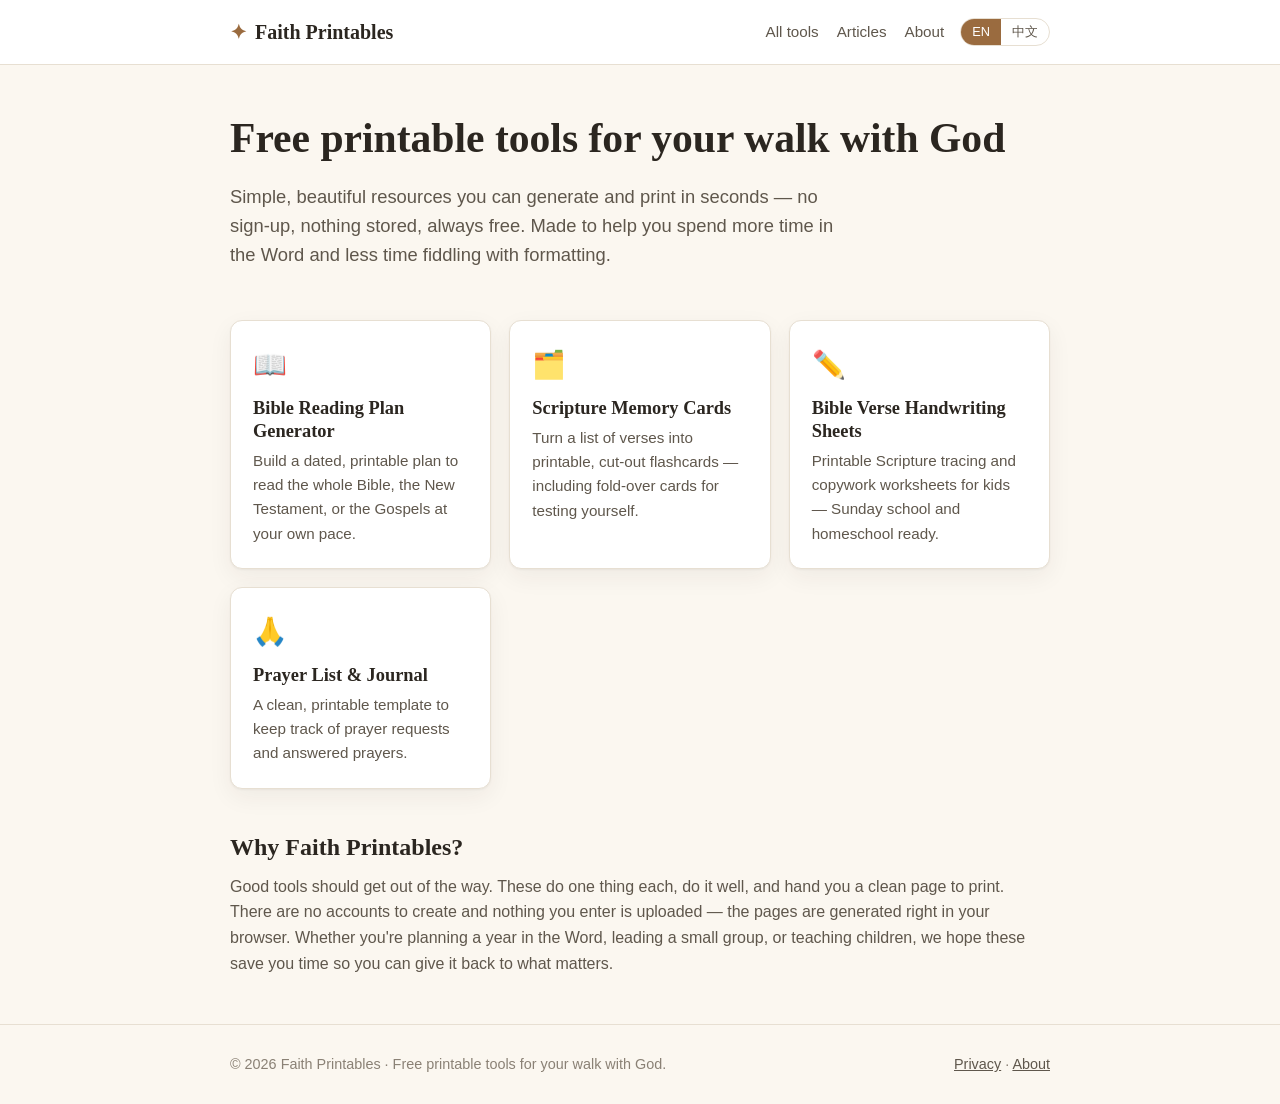
<file: index.html>
<!DOCTYPE html>
<html lang="en">
<head>
  <meta charset="UTF-8">
  <meta name="viewport" content="width=device-width, initial-scale=1.0">
  <title>Faith Printables · Free Printable Bible Tools &amp; Christian Resources</title>
  <meta name="description" content="Free, printable Christian tools — Bible reading plans, scripture memory cards, and more. No sign-up, nothing stored. Print or save as a PDF in seconds.">
  <link rel="canonical" href="https://faithprintables.com/">
  <meta property="og:type" content="website">
  <meta property="og:title" content="Faith Printables · Free Printable Bible Tools">
  <meta property="og:description" content="Free, printable Christian tools. No sign-up. Print or save as a PDF in seconds.">
  <link rel="icon" type="image/svg+xml" href="/favicon.svg">
  <link rel="stylesheet" href="css/base.css">
</head>
<body>
  <header class="site-header">
    <div class="wrap">
      <a class="brand" href="index.html"><span class="mark">✦</span> Faith Printables</a>
      <nav class="site-nav">
        <a href="index.html" data-i18n="nav.all_tools">All tools</a>
        <a href="blog/index.html" data-i18n="nav.blog">Articles</a>
        <a href="about.html" data-i18n="nav.about">About</a>
        <span class="lang-switch">
          <button type="button" data-lang-btn="en">EN</button>
          <button type="button" data-lang-btn="zh">中文</button>
        </span>
      </nav>
    </div>
  </header>

  <main class="wrap">
    <section class="hero">
      <h1 data-i18n="hub.hero_title">Free printable tools for your walk with God</h1>
      <p class="lede" data-i18n="hub.hero_lede">Simple, beautiful resources you can generate and print in seconds — no
        sign-up, nothing stored, always free. Made to help you spend more time in the Word and less
        time fiddling with formatting.</p>
    </section>

    <section class="tool-grid">
      <a class="tool-card" href="reading-plan/index.html">
        <div class="emoji">📖</div>
        <h3 data-i18n="hub.card.rp.t">Bible Reading Plan Generator</h3>
        <p data-i18n="hub.card.rp.d">Build a dated, printable plan to read the whole Bible, the New Testament, or the Gospels
          at your own pace.</p>
      </a>

      <a class="tool-card" href="memory-cards/index.html">
        <div class="emoji">🗂️</div>
        <h3 data-i18n="hub.card.mc.t">Scripture Memory Cards</h3>
        <p data-i18n="hub.card.mc.d">Turn a list of verses into printable, cut-out flashcards — including fold-over cards for
          testing yourself.</p>
      </a>

      <a class="tool-card" href="copywork/index.html">
        <div class="emoji">✏️</div>
        <h3 data-i18n="hub.card.cw.t">Bible Verse Handwriting Sheets</h3>
        <p data-i18n="hub.card.cw.d">Printable Scripture tracing and copywork worksheets for kids — Sunday school and
          homeschool ready.</p>
      </a>

      <a class="tool-card" href="prayer/index.html">
        <div class="emoji">🙏</div>
        <h3 data-i18n="hub.card.pr.t">Prayer List &amp; Journal</h3>
        <p data-i18n="hub.card.pr.d">A clean, printable template to keep track of prayer requests and answered prayers.</p>
      </a>
    </section>

    <section class="prose">
      <h2 data-i18n="hub.why_h">Why Faith Printables?</h2>
      <p data-i18n="hub.why_p">Good tools should get out of the way. These do one thing each, do it well, and hand you a
        clean page to print. There are no accounts to create and nothing you enter is uploaded — the
        pages are generated right in your browser. Whether you're planning a year in the Word, leading
        a small group, or teaching children, we hope these save you time so you can give it back to
        what matters.</p>
    </section>
  </main>

  <footer class="site-footer">
    <div class="wrap">
      <span>© <span id="year">2026</span> <span data-i18n="footer.copy_suffix">Faith Printables · Free printable tools for your walk with God.</span></span>
      <span><a href="privacy.html" data-i18n="footer.privacy">Privacy</a> · <a href="about.html" data-i18n="footer.about">About</a></span>
    </div>
  </footer>

  <script type="application/ld+json">
  {
    "@context": "https://schema.org",
    "@type": "WebSite",
    "name": "Faith Printables",
    "url": "https://faithprintables.com/",
    "description": "Free, printable Christian tools — Bible reading plans, scripture memory cards, verse handwriting worksheets, and prayer sheets.",
    "publisher": { "@type": "Organization", "name": "Faith Printables", "url": "https://faithprintables.com/" }
  }
  </script>

  <script src="js/i18n-common.js"></script>
  <script>
  window.I18N_PAGE = {
    en: {
      "hub.hero_title": `Free printable tools for your walk with God`,
      "hub.hero_lede": `Simple, beautiful resources you can generate and print in seconds — no sign-up, nothing stored, always free. Made to help you spend more time in the Word and less time fiddling with formatting.`,
      "hub.card.rp.t": `Bible Reading Plan Generator`,
      "hub.card.rp.d": `Build a dated, printable plan to read the whole Bible, the New Testament, or the Gospels at your own pace.`,
      "hub.card.mc.t": `Scripture Memory Cards`,
      "hub.card.mc.d": `Turn a list of verses into printable, cut-out flashcards — including fold-over cards for testing yourself.`,
      "hub.card.cw.t": `Bible Verse Handwriting Sheets`,
      "hub.card.cw.d": `Printable Scripture tracing and copywork worksheets for kids — Sunday school and homeschool ready.`,
      "hub.card.pr.t": `Prayer List & Journal`,
      "hub.card.pr.d": `A clean, printable template to keep track of prayer requests and answered prayers.`,
      "hub.why_h": `Why Faith Printables?`,
      "hub.why_p": `Good tools should get out of the way. These do one thing each, do it well, and hand you a clean page to print. There are no accounts to create and nothing you enter is uploaded — the pages are generated right in your browser. Whether you're planning a year in the Word, leading a small group, or teaching children, we hope these save you time so you can give it back to what matters.`
    },
    zh: {
      "hub.hero_title": `免费的可打印工具，陪你与神同行`,
      "hub.hero_lede": `简单、精致的资源，几秒钟就能生成并打印 —— 无需注册、不留数据、永远免费。为的是让你更多亲近神的话语，少花时间在排版上。`,
      "hub.card.rp.t": `圣经读经计划生成器`,
      "hub.card.rp.d": `生成一份带日期、可打印的计划，按你自己的节奏读完整本圣经、新约或四福音书。`,
      "hub.card.mc.t": `经文记忆卡`,
      "hub.card.mc.d": `把一串经文做成可打印、可裁剪的卡片 —— 包括正反面对折卡，方便自测。`,
      "hub.card.cw.t": `经文抄写练习页`,
      "hub.card.cw.d": `可打印的经文描红与抄写练习纸，适合主日学和在家教育。`,
      "hub.card.pr.t": `祷告清单与日志`,
      "hub.card.pr.d": `干净、可打印的模板，用来记录祷告事项与已蒙应允的祷告。`,
      "hub.why_h": `为什么是 Faith Printables？`,
      "hub.why_p": `好的工具应当不碍事。这里每个工具只做一件事、并把它做好，然后交给你一页干净、可打印的纸。不用注册账号，你输入的任何内容也不会上传 —— 页面都在你的浏览器里生成。无论你是在计划一年的读经、带领小组，还是教导孩子，愿这些工具为你省下时间，好让你把它交还给真正重要的事。`
    }
  };
  </script>
  <script src="js/i18n.js"></script>
  <script>document.getElementById("year").textContent = new Date().getFullYear();</script>
  <!-- Cloudflare Web Analytics -->
  <script type="module" src="https://static.cloudflareinsights.com/beacon.min.js" data-cf-beacon='{"token": "88510c50ba01492f864a6d309e3aa100"}'></script>
</body>
</html>
</file>
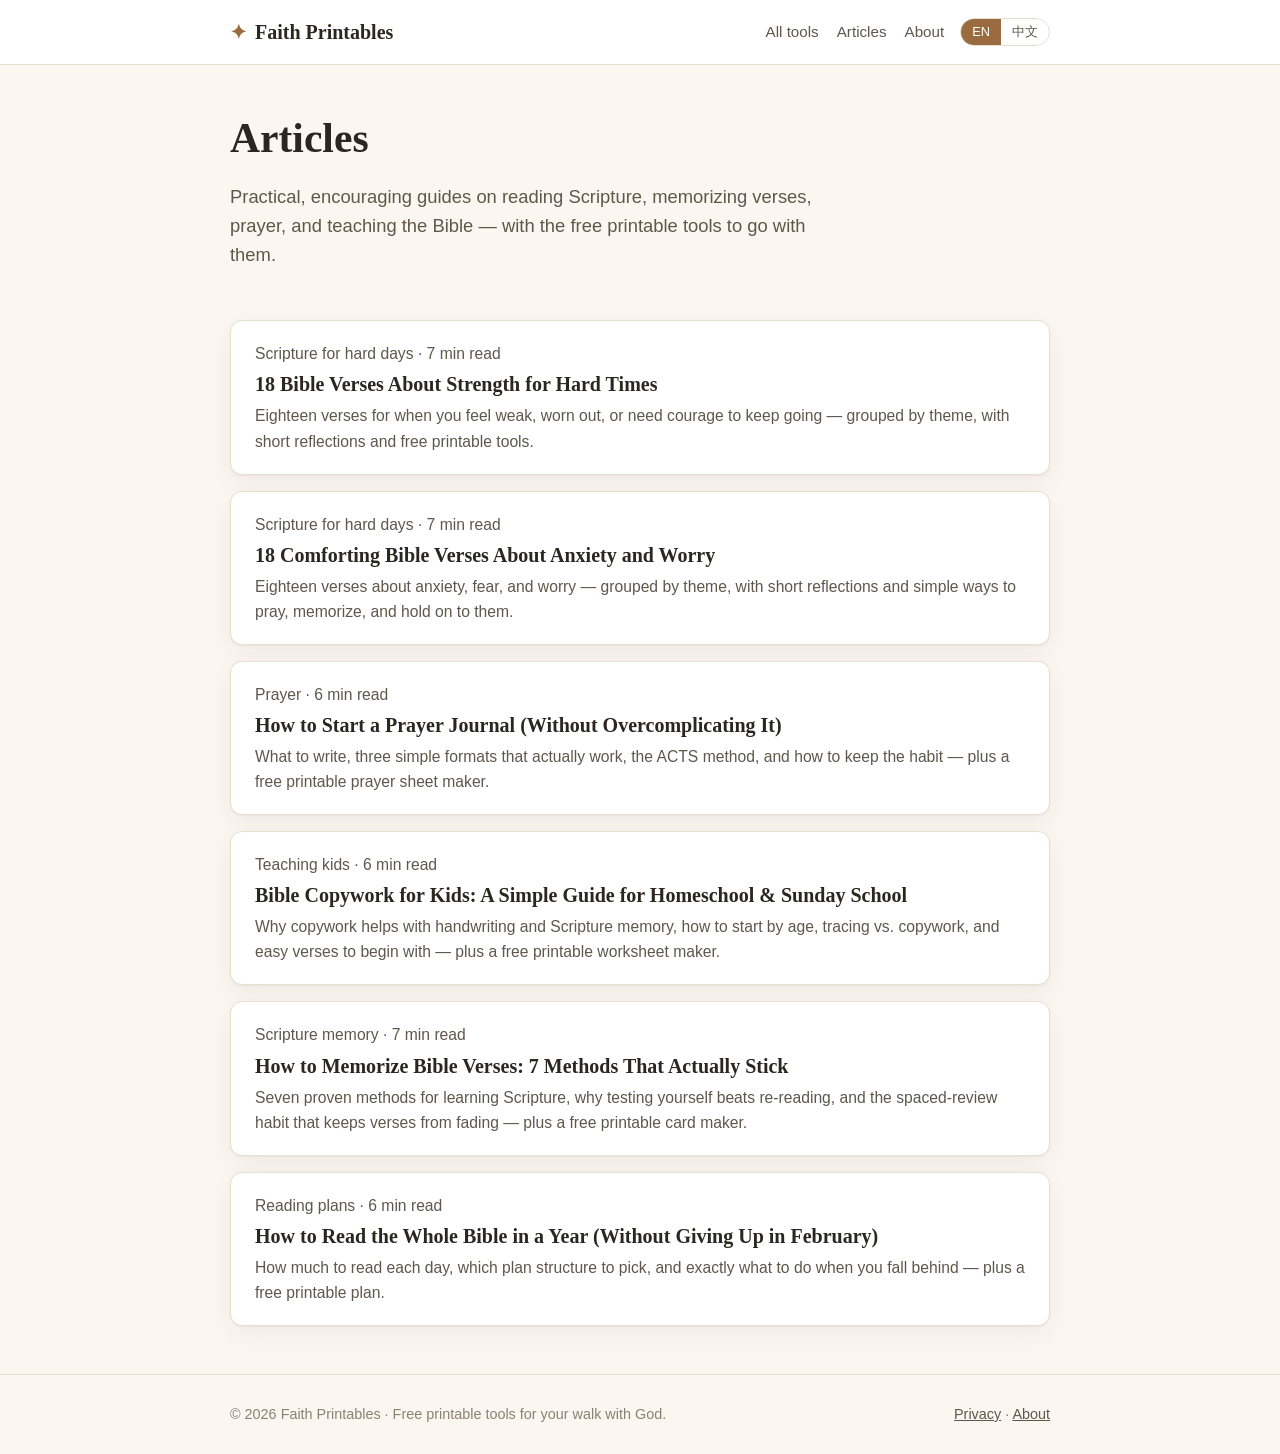
<file: blog/index.html>
<!DOCTYPE html>
<html lang="en">
<head>
  <meta charset="UTF-8">
  <meta name="viewport" content="width=device-width, initial-scale=1.0">
  <title>Articles · Faith Printables</title>
  <meta name="description" content="Practical, encouraging articles on reading Scripture, memorizing verses, prayer, and teaching the Bible — from the makers of Faith Printables' free printable tools.">
  <link rel="canonical" href="https://faithprintables.com/blog/">
  <meta property="og:type" content="website">
  <meta property="og:title" content="Articles · Faith Printables">
  <meta property="og:description" content="Practical, encouraging articles on reading Scripture, prayer, and teaching the Bible.">
  <meta property="og:url" content="https://faithprintables.com/blog/">
  <link rel="icon" type="image/svg+xml" href="/favicon.svg">
  <link rel="stylesheet" href="../css/base.css">
</head>
<body>
  <header class="site-header">
    <div class="wrap">
      <a class="brand" href="../index.html"><span class="mark">✦</span> Faith Printables</a>
      <nav class="site-nav">
        <a href="../index.html" data-i18n="nav.all_tools">All tools</a>
        <a href="index.html" data-i18n="nav.blog">Articles</a>
        <a href="../about.html" data-i18n="nav.about">About</a>
        <span class="lang-switch">
          <button type="button" data-lang-btn="en">EN</button>
          <button type="button" data-lang-btn="zh">中文</button>
        </span>
      </nav>
    </div>
  </header>

  <main class="wrap">
    <section class="hero">
      <h1 data-i18n="blog.title">Articles</h1>
      <p class="lede" data-i18n="blog.lede">Practical, encouraging guides on reading Scripture, memorizing
        verses, prayer, and teaching the Bible — with the free printable tools to go with them.</p>
    </section>

    <ul class="post-list">
      <li>
        <a href="bible-verses-about-strength/index.html">
          <p class="post-meta">Scripture for hard days · 7 min read</p>
          <h2>18 Bible Verses About Strength for Hard Times</h2>
          <p>Eighteen verses for when you feel weak, worn out, or need courage to keep going — grouped
            by theme, with short reflections and free printable tools.</p>
        </a>
      </li>
      <li>
        <a href="bible-verses-about-anxiety/index.html">
          <p class="post-meta">Scripture for hard days · 7 min read</p>
          <h2>18 Comforting Bible Verses About Anxiety and Worry</h2>
          <p>Eighteen verses about anxiety, fear, and worry — grouped by theme, with short reflections
            and simple ways to pray, memorize, and hold on to them.</p>
        </a>
      </li>
      <li>
        <a href="how-to-start-a-prayer-journal/index.html">
          <p class="post-meta">Prayer · 6 min read</p>
          <h2>How to Start a Prayer Journal (Without Overcomplicating It)</h2>
          <p>What to write, three simple formats that actually work, the ACTS method, and how to keep
            the habit — plus a free printable prayer sheet maker.</p>
        </a>
      </li>
      <li>
        <a href="bible-copywork-for-kids/index.html">
          <p class="post-meta">Teaching kids · 6 min read</p>
          <h2>Bible Copywork for Kids: A Simple Guide for Homeschool &amp; Sunday School</h2>
          <p>Why copywork helps with handwriting and Scripture memory, how to start by age, tracing vs.
            copywork, and easy verses to begin with — plus a free printable worksheet maker.</p>
        </a>
      </li>
      <li>
        <a href="how-to-memorize-bible-verses/index.html">
          <p class="post-meta">Scripture memory · 7 min read</p>
          <h2>How to Memorize Bible Verses: 7 Methods That Actually Stick</h2>
          <p>Seven proven methods for learning Scripture, why testing yourself beats re-reading, and
            the spaced-review habit that keeps verses from fading — plus a free printable card maker.</p>
        </a>
      </li>
      <li>
        <a href="read-the-bible-in-a-year/index.html">
          <p class="post-meta">Reading plans · 6 min read</p>
          <h2>How to Read the Whole Bible in a Year (Without Giving Up in February)</h2>
          <p>How much to read each day, which plan structure to pick, and exactly what to do when you
            fall behind — plus a free printable plan.</p>
        </a>
      </li>
    </ul>
  </main>

  <footer class="site-footer">
    <div class="wrap">
      <span>© <span id="year">2026</span> <span data-i18n="footer.copy_suffix">Faith Printables · Free printable tools for your walk with God.</span></span>
      <span><a href="../privacy.html" data-i18n="footer.privacy">Privacy</a> · <a href="../about.html" data-i18n="footer.about">About</a></span>
    </div>
  </footer>

  <script type="application/ld+json">
  {
    "@context": "https://schema.org",
    "@type": "Blog",
    "name": "Faith Printables Articles",
    "url": "https://faithprintables.com/blog/",
    "description": "Practical, encouraging articles on reading Scripture, prayer, and teaching the Bible.",
    "publisher": { "@type": "Organization", "name": "Faith Printables", "url": "https://faithprintables.com/" }
  }
  </script>

  <script src="../js/i18n-common.js"></script>
  <script>
  window.I18N_PAGE = {
    en: {
      "blog.title": `Articles`,
      "blog.lede": `Practical, encouraging guides on reading Scripture, memorizing verses, prayer, and teaching the Bible — with the free printable tools to go with them.`
    },
    zh: {
      "blog.title": `文章`,
      "blog.lede": `关于读经、背诵经文、祷告与教导圣经的实用、鼓励人的文章 —— 并附上配套的免费可打印工具。（文章正文目前为英文。）`
    }
  };
  </script>
  <script src="../js/i18n.js"></script>
  <script>document.getElementById("year").textContent = new Date().getFullYear();</script>
  <!-- Cloudflare Web Analytics -->
  <script type="module" src="https://static.cloudflareinsights.com/beacon.min.js" data-cf-beacon='{"token": "88510c50ba01492f864a6d309e3aa100"}'></script>
</body>
</html>
</file>
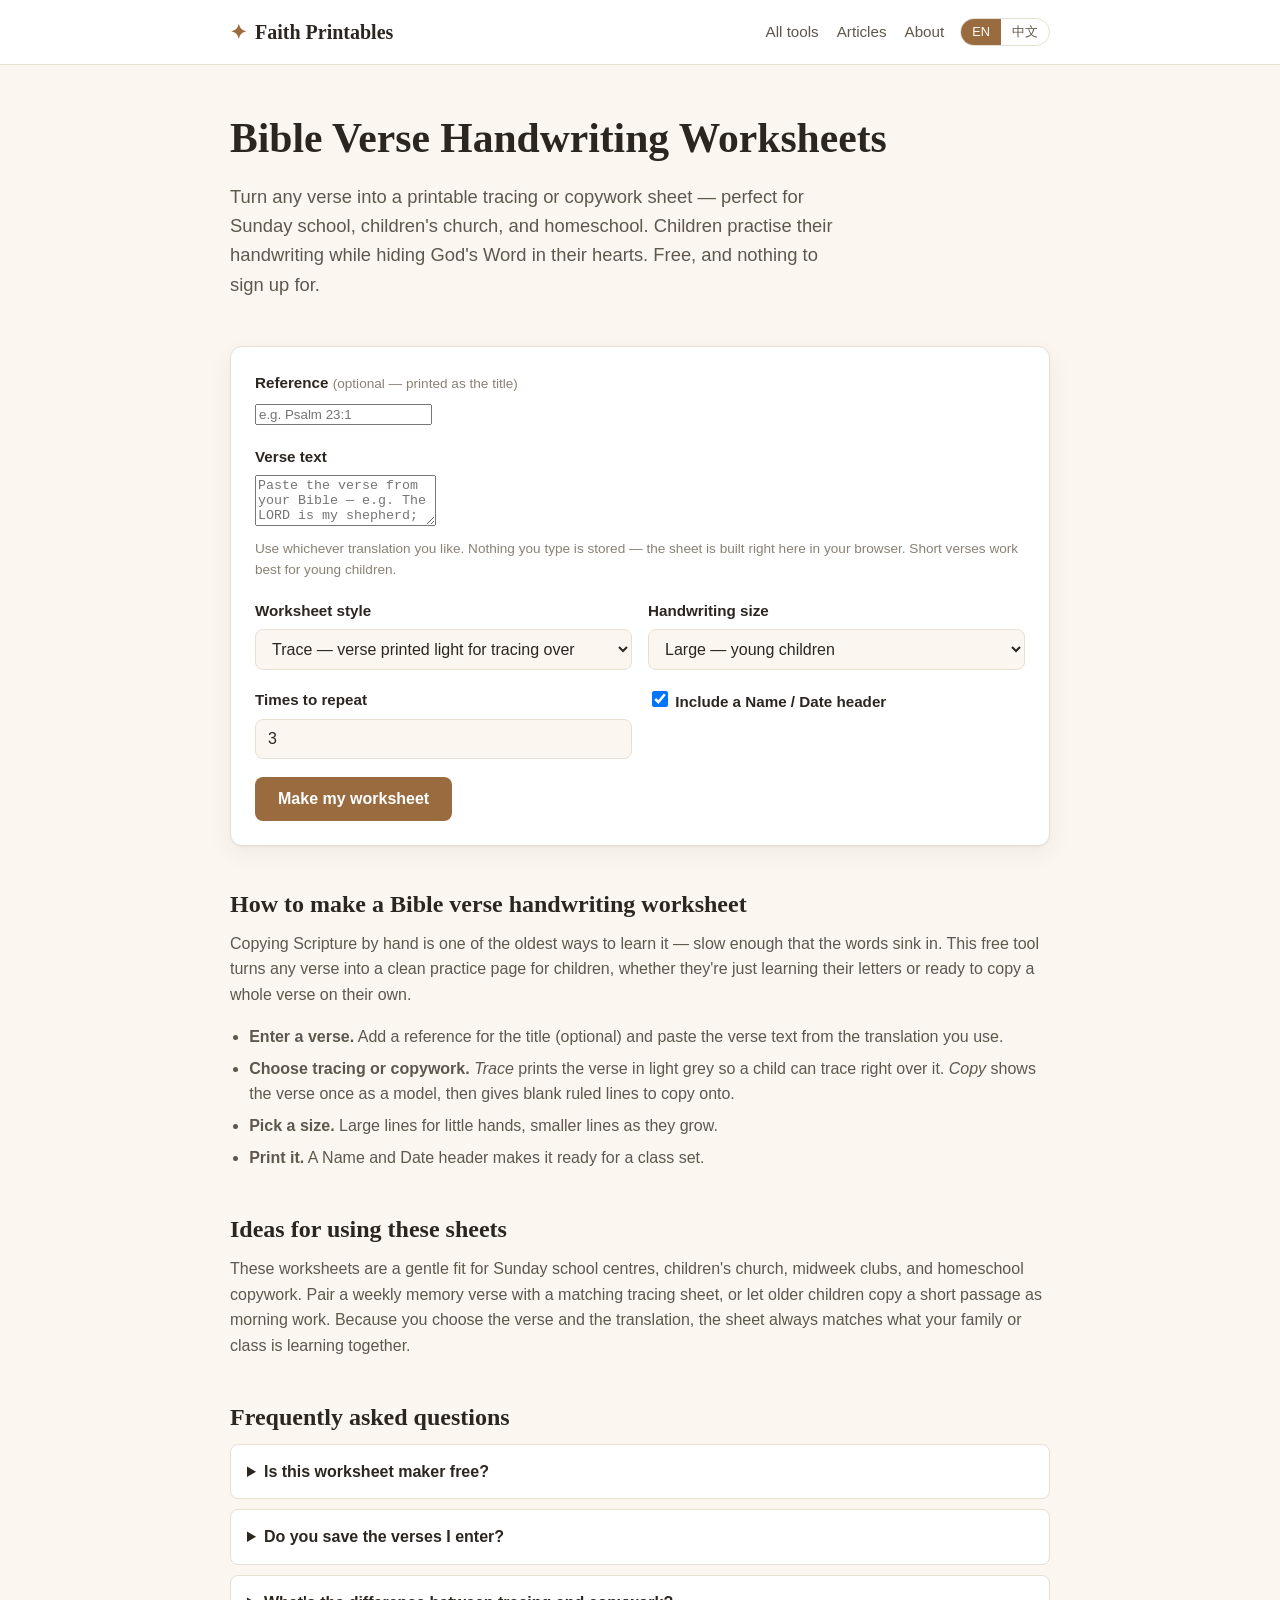
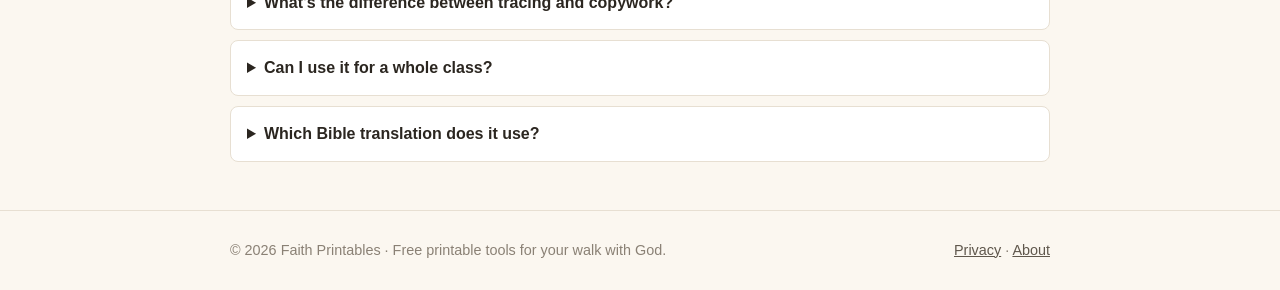
<file: copywork/index.html>
<!DOCTYPE html>
<html lang="en">
<head>
  <meta charset="UTF-8">
  <meta name="viewport" content="width=device-width, initial-scale=1.0">
  <title>Free Bible Verse Handwriting Worksheet Maker — Tracing &amp; Copywork · Faith Printables</title>
  <meta name="description" content="Make free printable Bible verse handwriting worksheets — tracing and copywork pages for kids. Add any verse, choose a size, and print. Great for Sunday school and homeschool. No sign-up.">
  <link rel="canonical" href="https://faithprintables.com/copywork/">
  <meta property="og:type" content="website">
  <meta property="og:title" content="Free Bible Verse Handwriting Worksheet Maker (Tracing &amp; Copywork)">
  <meta property="og:description" content="Turn any Bible verse into a printable tracing or copywork worksheet for kids. Free, no sign-up.">
  <meta property="og:url" content="https://faithprintables.com/copywork/">
  <link rel="icon" type="image/svg+xml" href="/favicon.svg">
  <link rel="stylesheet" href="../css/base.css">
</head>
<body>
  <header class="site-header">
    <div class="wrap">
      <a class="brand" href="../index.html"><span class="mark">✦</span> Faith Printables</a>
      <nav class="site-nav">
        <a href="../index.html" data-i18n="nav.all_tools">All tools</a>
        <a href="../blog/index.html" data-i18n="nav.blog">Articles</a>
        <a href="../about.html" data-i18n="nav.about">About</a>
        <span class="lang-switch">
          <button type="button" data-lang-btn="en">EN</button>
          <button type="button" data-lang-btn="zh">中文</button>
        </span>
      </nav>
    </div>
  </header>

  <main class="wrap">
    <section class="hero">
      <h1 data-i18n="cw.title">Bible Verse Handwriting Worksheets</h1>
      <p class="lede" data-i18n="cw.lede">Turn any verse into a printable tracing or copywork sheet — perfect for Sunday
        school, children's church, and homeschool. Children practise their handwriting while hiding
        God's Word in their hearts. Free, and nothing to sign up for.</p>
    </section>

    <form class="tool-form" data-worksheet-form novalidate>
      <div class="error-box" data-error hidden></div>

      <div class="field">
        <label for="reference"><span data-i18n="cw.ref_label">Reference</span> <span class="hint-inline" data-i18n="cw.ref_hint">(optional — printed as the title)</span></label>
        <input type="text" id="reference" name="reference" maxlength="60" data-i18n-ph="cw.ref_ph" placeholder="e.g. Psalm 23:1">
      </div>

      <div class="field">
        <label for="text" data-i18n="cw.text_label">Verse text</label>
        <textarea id="text" name="text" rows="3" data-i18n-ph="cw.text_ph"
          placeholder="Paste the verse from your Bible — e.g. The LORD is my shepherd; I shall not want."></textarea>
        <p class="hint" data-i18n="cw.text_hint">Use whichever translation you like. Nothing you type is stored — the sheet is
          built right here in your browser. Short verses work best for young children.</p>
      </div>

      <div class="field-row">
        <div class="field">
          <label for="style" data-i18n="cw.style_label">Worksheet style</label>
          <select id="style" name="style" data-style>
            <option value="trace" data-i18n="cw.style.trace">Trace — verse printed light for tracing over</option>
            <option value="copy" data-i18n="cw.style.copy">Copy — a model line, then blank lines</option>
          </select>
        </div>
        <div class="field">
          <label for="size" data-i18n="cw.size_label">Handwriting size</label>
          <select id="size" name="size">
            <option value="large" data-i18n="cw.size.large">Large — young children</option>
            <option value="medium" data-i18n="cw.size.medium">Medium</option>
            <option value="small" data-i18n="cw.size.small">Small — older children</option>
          </select>
        </div>
      </div>

      <div class="field-row">
        <div class="field">
          <label for="count" data-count-label>Times to repeat</label>
          <input type="number" id="count" name="count" min="1" max="30" step="1" value="3">
        </div>
        <div class="field">
          <label class="check-label">
            <input type="checkbox" name="showHeader" checked>
            <span data-i18n="cw.header_check">Include a Name / Date header</span>
          </label>
        </div>
      </div>

      <button type="submit" class="btn btn-primary" data-i18n="cw.submit">Make my worksheet</button>
    </form>

    <section class="result" data-result hidden>
      <div class="result-head">
        <h2 data-i18n="cw.result_title">Your worksheet</h2>
        <button type="button" class="btn btn-ghost" data-print data-i18n="action.print">🖨 Print / Save as PDF</button>
      </div>
      <div class="worksheet-output" data-worksheet-output></div>
    </section>

    <section class="prose">
      <h2 data-i18n="cw.h.how">How to make a Bible verse handwriting worksheet</h2>
      <p data-i18n="cw.p.how">Copying Scripture by hand is one of the oldest ways to learn it — slow enough that the words
        sink in. This free tool turns any verse into a clean practice page for children, whether
        they're just learning their letters or ready to copy a whole verse on their own.</p>
      <ul>
        <li data-i18n-html="cw.li.1"><strong>Enter a verse.</strong> Add a reference for the title (optional) and paste the
          verse text from the translation you use.</li>
        <li data-i18n-html="cw.li.2"><strong>Choose tracing or copywork.</strong> <em>Trace</em> prints the verse in light
          grey so a child can trace right over it. <em>Copy</em> shows the verse once as a model,
          then gives blank ruled lines to copy onto.</li>
        <li data-i18n-html="cw.li.3"><strong>Pick a size.</strong> Large lines for little hands, smaller lines as they grow.</li>
        <li data-i18n-html="cw.li.4"><strong>Print it.</strong> A Name and Date header makes it ready for a class set.</li>
      </ul>

      <h2 data-i18n="cw.h.ideas">Ideas for using these sheets</h2>
      <p data-i18n="cw.p.ideas">These worksheets are a gentle fit for Sunday school centres, children's church, midweek
        clubs, and homeschool copywork. Pair a weekly memory verse with a matching tracing sheet, or
        let older children copy a short passage as morning work. Because you choose the verse and the
        translation, the sheet always matches what your family or class is learning together.</p>

      <div class="faq">
        <h2 data-i18n="cw.h.faq">Frequently asked questions</h2>
        <details>
          <summary data-i18n="cw.faq.q1">Is this worksheet maker free?</summary>
          <p data-i18n="cw.faq.a1">Yes — free, with no account and no email. Make and print as many sheets as you like.</p>
        </details>
        <details>
          <summary data-i18n="cw.faq.q2">Do you save the verses I enter?</summary>
          <p data-i18n="cw.faq.a2">No. Everything is generated in your browser. Nothing you type is uploaded or stored. To
            keep a sheet, print it or use your browser's "Save as PDF" option.</p>
        </details>
        <details>
          <summary data-i18n="cw.faq.q3">What's the difference between tracing and copywork?</summary>
          <p data-i18n="cw.faq.a3">Tracing prints the verse in light grey so a child traces directly over the letters —
            best for young children. Copywork shows the verse once as a model and then gives blank
            ruled lines for the child to write it themselves.</p>
        </details>
        <details>
          <summary data-i18n="cw.faq.q4">Can I use it for a whole class?</summary>
          <p data-i18n="cw.faq.a4">Yes. Keep the Name / Date header on, print one copy, then photocopy a class set — or
            print straight from the tool for each child.</p>
        </details>
        <details>
          <summary data-i18n="cw.faq.q5">Which Bible translation does it use?</summary>
          <p data-i18n="cw.faq.a5">Whichever you paste in. The sheet uses your wording exactly, so it matches the Bible
            your class or family reads.</p>
        </details>
      </div>
    </section>
  </main>

  <footer class="site-footer">
    <div class="wrap">
      <span>© <span id="year">2026</span> <span data-i18n="footer.copy_suffix">Faith Printables · Free printable tools for your walk with God.</span></span>
      <span><a href="../privacy.html" data-i18n="footer.privacy">Privacy</a> · <a href="../about.html" data-i18n="footer.about">About</a></span>
    </div>
  </footer>

  <script type="application/ld+json">
  {
    "@context": "https://schema.org",
    "@type": "WebApplication",
    "name": "Bible Verse Handwriting Worksheet Maker",
    "url": "https://faithprintables.com/copywork/",
    "description": "Turn any Bible verse into a printable tracing or copywork worksheet for kids — Sunday school and homeschool ready.",
    "applicationCategory": "UtilitiesApplication",
    "operatingSystem": "Any (web browser)",
    "isAccessibleForFree": true,
    "offers": { "@type": "Offer", "price": "0", "priceCurrency": "USD" },
    "publisher": { "@type": "Organization", "name": "Faith Printables", "url": "https://faithprintables.com/" }
  }
  </script>

  <script src="js/copywork.js"></script>
  <script src="../js/i18n-common.js"></script>
  <script>
  window.I18N_PAGE = {
    en: {
      "cw.title": `Bible Verse Handwriting Worksheets`,
      "cw.lede": `Turn any verse into a printable tracing or copywork sheet — perfect for Sunday school, children's church, and homeschool. Children practise their handwriting while hiding God's Word in their hearts. Free, and nothing to sign up for.`,
      "cw.ref_label": `Reference`,
      "cw.ref_hint": `(optional — printed as the title)`,
      "cw.ref_ph": `e.g. Psalm 23:1`,
      "cw.text_label": `Verse text`,
      "cw.text_ph": `Paste the verse from your Bible — e.g. The LORD is my shepherd; I shall not want.`,
      "cw.text_hint": `Use whichever translation you like. Nothing you type is stored — the sheet is built right here in your browser. Short verses work best for young children.`,
      "cw.style_label": `Worksheet style`,
      "cw.style.trace": `Trace — verse printed light for tracing over`,
      "cw.style.copy": `Copy — a model line, then blank lines`,
      "cw.size_label": `Handwriting size`,
      "cw.size.large": `Large — young children`,
      "cw.size.medium": `Medium`,
      "cw.size.small": `Small — older children`,
      "cw.header_check": `Include a Name / Date header`,
      "cw.submit": `Make my worksheet`,
      "cw.result_title": `Your worksheet`,
      "cw.count.repeat": `Times to repeat`,
      "cw.count.copy": `Blank practice lines`,
      "cw.name": `Name: ____________________`,
      "cw.date": `Date: ____________`,
      "cw.err.empty": `Add the verse text you'd like on the worksheet.`,
      "cw.h.how": `How to make a Bible verse handwriting worksheet`,
      "cw.p.how": `Copying Scripture by hand is one of the oldest ways to learn it — slow enough that the words sink in. This free tool turns any verse into a clean practice page for children, whether they're just learning their letters or ready to copy a whole verse on their own.`,
      "cw.li.1": `<strong>Enter a verse.</strong> Add a reference for the title (optional) and paste the verse text from the translation you use.`,
      "cw.li.2": `<strong>Choose tracing or copywork.</strong> <em>Trace</em> prints the verse in light grey so a child can trace right over it. <em>Copy</em> shows the verse once as a model, then gives blank ruled lines to copy onto.`,
      "cw.li.3": `<strong>Pick a size.</strong> Large lines for little hands, smaller lines as they grow.`,
      "cw.li.4": `<strong>Print it.</strong> A Name and Date header makes it ready for a class set.`,
      "cw.h.ideas": `Ideas for using these sheets`,
      "cw.p.ideas": `These worksheets are a gentle fit for Sunday school centres, children's church, midweek clubs, and homeschool copywork. Pair a weekly memory verse with a matching tracing sheet, or let older children copy a short passage as morning work. Because you choose the verse and the translation, the sheet always matches what your family or class is learning together.`,
      "cw.h.faq": `Frequently asked questions`,
      "cw.faq.q1": `Is this worksheet maker free?`,
      "cw.faq.a1": `Yes — free, with no account and no email. Make and print as many sheets as you like.`,
      "cw.faq.q2": `Do you save the verses I enter?`,
      "cw.faq.a2": `No. Everything is generated in your browser. Nothing you type is uploaded or stored. To keep a sheet, print it or use your browser's "Save as PDF" option.`,
      "cw.faq.q3": `What's the difference between tracing and copywork?`,
      "cw.faq.a3": `Tracing prints the verse in light grey so a child traces directly over the letters — best for young children. Copywork shows the verse once as a model and then gives blank ruled lines for the child to write it themselves.`,
      "cw.faq.q4": `Can I use it for a whole class?`,
      "cw.faq.a4": `Yes. Keep the Name / Date header on, print one copy, then photocopy a class set — or print straight from the tool for each child.`,
      "cw.faq.q5": `Which Bible translation does it use?`,
      "cw.faq.a5": `Whichever you paste in. The sheet uses your wording exactly, so it matches the Bible your class or family reads.`
    },
    zh: {
      "cw.title": `圣经经文手写练习页`,
      "cw.lede": `把任意一节经文变成可打印的描红或抄写练习纸 —— 特别适合主日学、儿童崇拜和在家教育。孩子在练字的同时，把神的话藏在心里。免费，无需注册。`,
      "cw.ref_label": `引用`,
      "cw.ref_hint": `（可选 —— 会印成标题）`,
      "cw.ref_ph": `例如 诗篇 23:1`,
      "cw.text_label": `经文正文`,
      "cw.text_ph": `从你的圣经里粘贴经文 —— 例如：耶和华是我的牧者，我必不至缺乏。`,
      "cw.text_hint": `用你喜欢的任何译本。你输入的内容不会被保存 —— 练习纸就在你的浏览器里生成。给年幼的孩子用，短一点的经文效果最好。`,
      "cw.style_label": `练习纸样式`,
      "cw.style.trace": `描红 —— 经文以浅色印出，供孩子描摹`,
      "cw.style.copy": `抄写 —— 先给一行范例，再留空行`,
      "cw.size_label": `字体大小`,
      "cw.size.large": `大 —— 年幼的孩子`,
      "cw.size.medium": `中`,
      "cw.size.small": `小 —— 较大的孩子`,
      "cw.header_check": `包含 姓名 / 日期 表头`,
      "cw.submit": `生成我的练习纸`,
      "cw.result_title": `你的练习纸`,
      "cw.count.repeat": `重复次数`,
      "cw.count.copy": `空白练习行数`,
      "cw.name": `姓名：____________________`,
      "cw.date": `日期：____________`,
      "cw.err.empty": `请填写你想放在练习纸上的经文正文。`,
      "cw.h.how": `怎么制作圣经经文手写练习纸`,
      "cw.p.how": `亲手抄写圣经，是学习圣经最古老的方式之一 —— 慢到足以让字句沉进心里。这个免费工具能把任意一节经文变成一张干净的练习纸：无论孩子刚开始学写字母，还是已经能独立抄写整节经文。`,
      "cw.li.1": `<strong>输入一节经文。</strong>加一个引用作标题（可选），再从你用的译本里粘贴经文正文。`,
      "cw.li.2": `<strong>选择描红或抄写。</strong><em>描红</em>把经文以浅灰色印出，孩子直接照着描。<em>抄写</em>先给出一行范例，再留出空白格线供孩子照抄。`,
      "cw.li.3": `<strong>选择大小。</strong>小手用大格线，随着长大再换小一点的。`,
      "cw.li.4": `<strong>打印。</strong>加上姓名和日期表头，就能当整班的作业纸。`,
      "cw.h.ideas": `这些练习纸的用法建议`,
      "cw.p.ideas": `这些练习纸很适合主日学、儿童崇拜、周间聚会和在家教育的抄经。把每周的背诵经文配一张对应的描红纸；或让大一点的孩子把一小段经文当作晨间功课来抄。因为经文和译本都由你选定，练习纸总能和你家里或班上正在学的内容一致。`,
      "cw.h.faq": `常见问题`,
      "cw.faq.q1": `这个练习纸工具免费吗？`,
      "cw.faq.a1": `是的 —— 免费，无需账号、也不用邮箱。想做多少张、打印多少张都可以。`,
      "cw.faq.q2": `你会保存我输入的经文吗？`,
      "cw.faq.a2": `不会。一切都在你的浏览器里生成，你输入的内容不会上传或存储。想保留就打印，或用浏览器的"存为 PDF"。`,
      "cw.faq.q3": `描红和抄写有什么区别？`,
      "cw.faq.a3": `描红把经文以浅灰色印出，孩子直接照着描 —— 适合年幼的孩子。抄写先给出一行范例，再留出空白格线让孩子自己写。`,
      "cw.faq.q4": `可以给一整班用吗？`,
      "cw.faq.a4": `可以。保留姓名 / 日期表头，打印一张再复印整班 —— 或直接从工具里给每个孩子各打印一张。`,
      "cw.faq.q5": `它用哪个圣经译本？`,
      "cw.faq.a5": `用你粘贴进去的那个。练习纸完全用你的文字，所以和你班上或家里读的圣经一致。`
    }
  };
  </script>
  <script src="../js/i18n.js"></script>
  <script src="js/app.js"></script>
  <script>document.getElementById("year").textContent = new Date().getFullYear();</script>
  <!-- Cloudflare Web Analytics -->
  <script type="module" src="https://static.cloudflareinsights.com/beacon.min.js" data-cf-beacon='{"token": "88510c50ba01492f864a6d309e3aa100"}'></script>
</body>
</html>
</file>
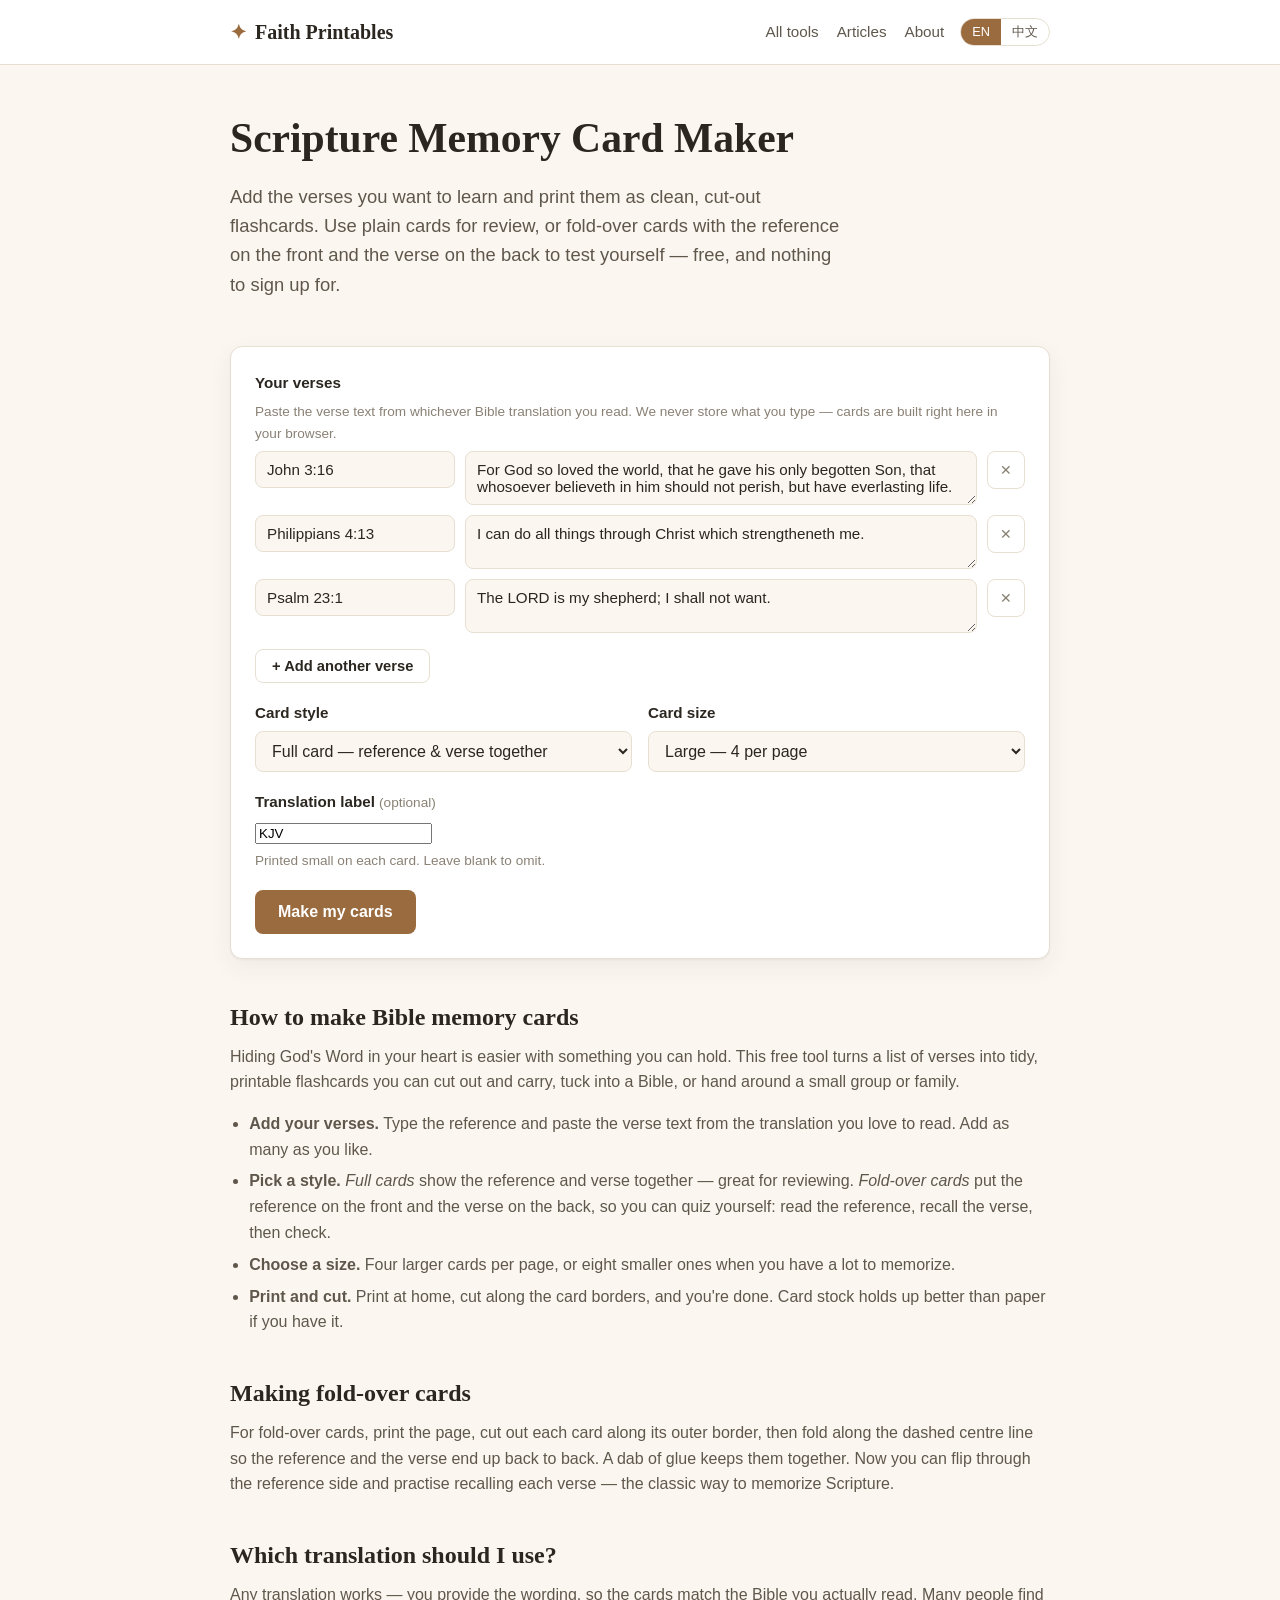
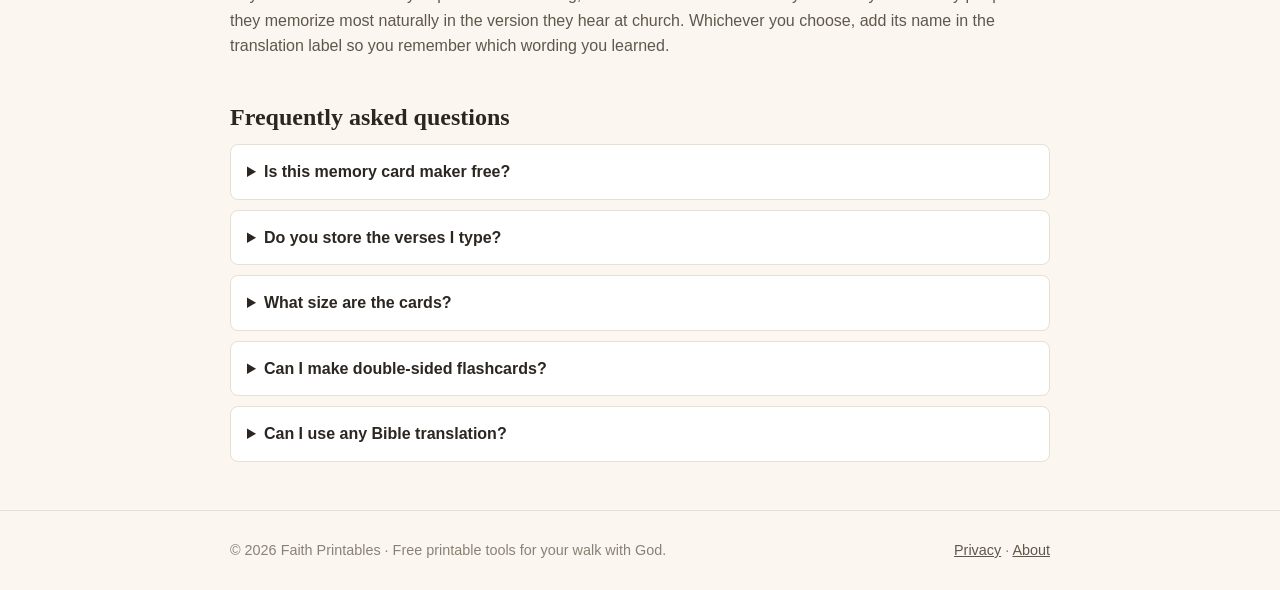
<file: memory-cards/index.html>
<!DOCTYPE html>
<html lang="en">
<head>
  <meta charset="UTF-8">
  <meta name="viewport" content="width=device-width, initial-scale=1.0">
  <title>Free Scripture Memory Card Maker — Printable Bible Verse Flashcards · Faith Printables</title>
  <meta name="description" content="Make printable Bible verse memory cards for free. Add the verses you want to learn and print cut-out flashcards — including fold-over cards with the reference on the front and the verse on the back. No sign-up.">
  <link rel="canonical" href="https://faithprintables.com/memory-cards/">
  <meta property="og:type" content="website">
  <meta property="og:title" content="Free Scripture Memory Card Maker (Printable Flashcards)">
  <meta property="og:description" content="Turn the verses you want to memorize into printable, cut-out flashcards. Free, no sign-up.">
  <meta property="og:url" content="https://faithprintables.com/memory-cards/">
  <link rel="icon" type="image/svg+xml" href="/favicon.svg">
  <link rel="stylesheet" href="../css/base.css">
</head>
<body>
  <header class="site-header">
    <div class="wrap">
      <a class="brand" href="../index.html"><span class="mark">✦</span> Faith Printables</a>
      <nav class="site-nav">
        <a href="../index.html" data-i18n="nav.all_tools">All tools</a>
        <a href="../blog/index.html" data-i18n="nav.blog">Articles</a>
        <a href="../about.html" data-i18n="nav.about">About</a>
        <span class="lang-switch">
          <button type="button" data-lang-btn="en">EN</button>
          <button type="button" data-lang-btn="zh">中文</button>
        </span>
      </nav>
    </div>
  </header>

  <main class="wrap">
    <section class="hero">
      <h1 data-i18n="mc.title">Scripture Memory Card Maker</h1>
      <p class="lede" data-i18n="mc.lede">Add the verses you want to learn and print them as clean, cut-out flashcards.
        Use plain cards for review, or fold-over cards with the reference on the front and the verse
        on the back to test yourself — free, and nothing to sign up for.</p>
    </section>

    <form class="tool-form" data-card-form novalidate>
      <div class="error-box" data-error hidden></div>

      <div class="field">
        <label data-i18n="mc.verses_label">Your verses</label>
        <p class="hint" data-i18n="mc.verses_hint">Paste the verse text from whichever Bible translation you read. We never
          store what you type — cards are built right here in your browser.</p>
        <div data-verse-rows class="verse-rows"></div>
        <button type="button" class="btn btn-ghost btn-add" data-add-verse data-i18n="mc.add">+ Add another verse</button>
      </div>

      <div class="field-row">
        <div class="field">
          <label for="cardType" data-i18n="mc.style_label">Card style</label>
          <select id="cardType" name="cardType">
            <option value="full" data-i18n="mc.style.full">Full card — reference &amp; verse together</option>
            <option value="fold" data-i18n="mc.style.fold">Fold-over — reference front, verse back</option>
          </select>
        </div>
        <div class="field">
          <label for="size" data-i18n="mc.size_label">Card size</label>
          <select id="size" name="size">
            <option value="large" data-i18n="mc.size.large">Large — 4 per page</option>
            <option value="small" data-i18n="mc.size.small">Small — 8 per page</option>
          </select>
        </div>
      </div>

      <div class="field">
        <label for="translation"><span data-i18n="mc.trans_label">Translation label</span> <span class="hint-inline" data-i18n="mc.optional">(optional)</span></label>
        <input type="text" id="translation" name="translation" value="KJV" maxlength="24"
               data-i18n-ph="mc.trans_ph" placeholder="e.g. KJV, ESV, NIV">
        <p class="hint" data-i18n="mc.trans_hint">Printed small on each card. Leave blank to omit.</p>
      </div>

      <button type="submit" class="btn btn-primary" data-i18n="mc.submit">Make my cards</button>
    </form>

    <section class="result" data-result hidden>
      <div class="result-head">
        <h2 data-i18n="mc.result_title">Your memory cards</h2>
        <button type="button" class="btn btn-ghost" data-print data-i18n="action.print">🖨 Print / Save as PDF</button>
      </div>
      <p class="summary" data-caption></p>
      <div class="cards-output" data-cards-output></div>
    </section>

    <section class="prose">
      <h2 data-i18n="mc.h.how">How to make Bible memory cards</h2>
      <p data-i18n="mc.p.how">Hiding God's Word in your heart is easier with something you can hold. This free tool turns
        a list of verses into tidy, printable flashcards you can cut out and carry, tuck into a
        Bible, or hand around a small group or family.</p>
      <ul>
        <li data-i18n-html="mc.li.1"><strong>Add your verses.</strong> Type the reference and paste the verse text from the
          translation you love to read. Add as many as you like.</li>
        <li data-i18n-html="mc.li.2"><strong>Pick a style.</strong> <em>Full cards</em> show the reference and verse together
          — great for reviewing. <em>Fold-over cards</em> put the reference on the front and the
          verse on the back, so you can quiz yourself: read the reference, recall the verse, then
          check.</li>
        <li data-i18n-html="mc.li.3"><strong>Choose a size.</strong> Four larger cards per page, or eight smaller ones when
          you have a lot to memorize.</li>
        <li data-i18n-html="mc.li.4"><strong>Print and cut.</strong> Print at home, cut along the card borders, and you're
          done. Card stock holds up better than paper if you have it.</li>
      </ul>

      <h2 data-i18n="mc.h.fold">Making fold-over cards</h2>
      <p data-i18n="mc.p.fold">For fold-over cards, print the page, cut out each card along its outer border, then fold
        along the dashed centre line so the reference and the verse end up back to back. A dab of
        glue keeps them together. Now you can flip through the reference side and practise recalling
        each verse — the classic way to memorize Scripture.</p>

      <h2 id="translation-note" data-i18n="mc.h.trans">Which translation should I use?</h2>
      <p data-i18n="mc.p.trans">Any translation works — you provide the wording, so the cards match the Bible you actually
        read. Many people find they memorize most naturally in the version they hear at church.
        Whichever you choose, add its name in the translation label so you remember which wording
        you learned.</p>

      <div class="faq">
        <h2 data-i18n="mc.h.faq">Frequently asked questions</h2>
        <details>
          <summary data-i18n="mc.faq.q1">Is this memory card maker free?</summary>
          <p data-i18n="mc.faq.a1">Yes — completely free, with no account and no email needed. Make and print as many sets
            as you like.</p>
        </details>
        <details>
          <summary data-i18n="mc.faq.q2">Do you store the verses I type?</summary>
          <p data-i18n="mc.faq.a2">No. Everything happens in your browser. Nothing you type is uploaded or saved on a
            server. To keep a set, print it or use your browser's "Save as PDF" option.</p>
        </details>
        <details>
          <summary data-i18n="mc.faq.q3">What size are the cards?</summary>
          <p data-i18n="mc.faq.a3">They're sized to fit a standard Letter or A4 page — four larger cards or eight smaller
            cards per sheet. Your printer's "fit to page" setting will keep them the right size.</p>
        </details>
        <details>
          <summary data-i18n="mc.faq.q4">Can I make double-sided flashcards?</summary>
          <p data-i18n="mc.faq.a4">Yes. Choose the fold-over style: the reference prints on the front and the verse on the
            back of the same card once you cut it out and fold along the centre line. No
            double-sided printer required.</p>
        </details>
        <details>
          <summary data-i18n="mc.faq.q5">Can I use any Bible translation?</summary>
          <p data-i18n="mc.faq.a5">Yes. Because you paste the verse text yourself, the cards use whatever translation you
            prefer. Add the version name in the translation label to keep track of it.</p>
        </details>
      </div>
    </section>
  </main>

  <footer class="site-footer">
    <div class="wrap">
      <span>© <span id="year">2026</span> <span data-i18n="footer.copy_suffix">Faith Printables · Free printable tools for your walk with God.</span></span>
      <span><a href="../privacy.html" data-i18n="footer.privacy">Privacy</a> · <a href="../about.html" data-i18n="footer.about">About</a></span>
    </div>
  </footer>

  <script type="application/ld+json">
  {
    "@context": "https://schema.org",
    "@type": "WebApplication",
    "name": "Scripture Memory Card Maker",
    "url": "https://faithprintables.com/memory-cards/",
    "description": "Make printable Bible verse memory cards, including fold-over flashcards with the reference on the front and the verse on the back.",
    "applicationCategory": "UtilitiesApplication",
    "operatingSystem": "Any (web browser)",
    "isAccessibleForFree": true,
    "offers": { "@type": "Offer", "price": "0", "priceCurrency": "USD" },
    "publisher": { "@type": "Organization", "name": "Faith Printables", "url": "https://faithprintables.com/" }
  }
  </script>

  <script src="js/samples.js"></script>
  <script src="js/cards.js"></script>
  <script src="../js/i18n-common.js"></script>
  <script>
  window.I18N_PAGE = {
    en: {
      "mc.title": `Scripture Memory Card Maker`,
      "mc.lede": `Add the verses you want to learn and print them as clean, cut-out flashcards. Use plain cards for review, or fold-over cards with the reference on the front and the verse on the back to test yourself — free, and nothing to sign up for.`,
      "mc.verses_label": `Your verses`,
      "mc.verses_hint": `Paste the verse text from whichever Bible translation you read. We never store what you type — cards are built right here in your browser.`,
      "mc.add": `+ Add another verse`,
      "mc.ph.ref": `Reference (e.g. John 3:16)`,
      "mc.ph.text": `Verse text — paste from your Bible or app`,
      "mc.aria.ref": `Verse reference`,
      "mc.aria.text": `Verse text`,
      "mc.aria.remove": `Remove this verse`,
      "mc.style_label": `Card style`,
      "mc.style.full": `Full card — reference & verse together`,
      "mc.style.fold": `Fold-over — reference front, verse back`,
      "mc.size_label": `Card size`,
      "mc.size.large": `Large — 4 per page`,
      "mc.size.small": `Small — 8 per page`,
      "mc.trans_label": `Translation label`,
      "mc.optional": `(optional)`,
      "mc.trans_ph": `e.g. KJV, ESV, NIV`,
      "mc.trans_hint": `Printed small on each card. Leave blank to omit.`,
      "mc.submit": `Make my cards`,
      "mc.result_title": `Your memory cards`,
      "mc.type.full": `full`,
      "mc.type.fold": `fold-over`,
      "mc.caption": `{count} {type} card(s) across {pages} page(s). Print, then cut along the card borders.`,
      "mc.err.empty": `Add at least one verse (a reference or some text) to make cards.`,
      "mc.err.fold_missing": `Fold-over cards need both a reference and verse text for every card (the reference goes on the front, the text on the back).`,
      "mc.h.how": `How to make Bible memory cards`,
      "mc.p.how": `Hiding God's Word in your heart is easier with something you can hold. This free tool turns a list of verses into tidy, printable flashcards you can cut out and carry, tuck into a Bible, or hand around a small group or family.`,
      "mc.li.1": `<strong>Add your verses.</strong> Type the reference and paste the verse text from the translation you love to read. Add as many as you like.`,
      "mc.li.2": `<strong>Pick a style.</strong> <em>Full cards</em> show the reference and verse together — great for reviewing. <em>Fold-over cards</em> put the reference on the front and the verse on the back, so you can quiz yourself: read the reference, recall the verse, then check.`,
      "mc.li.3": `<strong>Choose a size.</strong> Four larger cards per page, or eight smaller ones when you have a lot to memorize.`,
      "mc.li.4": `<strong>Print and cut.</strong> Print at home, cut along the card borders, and you're done. Card stock holds up better than paper if you have it.`,
      "mc.h.fold": `Making fold-over cards`,
      "mc.p.fold": `For fold-over cards, print the page, cut out each card along its outer border, then fold along the dashed centre line so the reference and the verse end up back to back. A dab of glue keeps them together. Now you can flip through the reference side and practise recalling each verse — the classic way to memorize Scripture.`,
      "mc.h.trans": `Which translation should I use?`,
      "mc.p.trans": `Any translation works — you provide the wording, so the cards match the Bible you actually read. Many people find they memorize most naturally in the version they hear at church. Whichever you choose, add its name in the translation label so you remember which wording you learned.`,
      "mc.h.faq": `Frequently asked questions`,
      "mc.faq.q1": `Is this memory card maker free?`,
      "mc.faq.a1": `Yes — completely free, with no account and no email needed. Make and print as many sets as you like.`,
      "mc.faq.q2": `Do you store the verses I type?`,
      "mc.faq.a2": `No. Everything happens in your browser. Nothing you type is uploaded or saved on a server. To keep a set, print it or use your browser's "Save as PDF" option.`,
      "mc.faq.q3": `What size are the cards?`,
      "mc.faq.a3": `They're sized to fit a standard Letter or A4 page — four larger cards or eight smaller cards per sheet. Your printer's "fit to page" setting will keep them the right size.`,
      "mc.faq.q4": `Can I make double-sided flashcards?`,
      "mc.faq.a4": `Yes. Choose the fold-over style: the reference prints on the front and the verse on the back of the same card once you cut it out and fold along the centre line. No double-sided printer required.`,
      "mc.faq.q5": `Can I use any Bible translation?`,
      "mc.faq.a5": `Yes. Because you paste the verse text yourself, the cards use whatever translation you prefer. Add the version name in the translation label to keep track of it.`
    },
    zh: {
      "mc.title": `经文记忆卡制作器`,
      "mc.lede": `把你想背的经文加进来，打印成一张张干净、可裁剪的卡片。用普通卡片复习，或用正反面对折卡自测 —— 完全免费，无需注册。`,
      "mc.verses_label": `你的经文`,
      "mc.verses_hint": `从你读的任何圣经译本里把经文正文粘贴进来。我们绝不保存你输入的内容 —— 卡片就在你的浏览器里生成。`,
      "mc.add": `+ 再加一节`,
      "mc.ph.ref": `引用（例如 约翰福音 3:16）`,
      "mc.ph.text": `经文正文 —— 从你的圣经或读经软件里粘贴`,
      "mc.aria.ref": `经文引用`,
      "mc.aria.text": `经文正文`,
      "mc.aria.remove": `删除这一节`,
      "mc.style_label": `卡片样式`,
      "mc.style.full": `整面卡 —— 引用与经文在同一面`,
      "mc.style.fold": `对折卡 —— 引用在正面，经文在背面`,
      "mc.size_label": `卡片尺寸`,
      "mc.size.large": `大 —— 每页 4 张`,
      "mc.size.small": `小 —— 每页 8 张`,
      "mc.trans_label": `译本标注`,
      "mc.optional": `（可选）`,
      "mc.trans_ph": `例如 和合本、KJV、ESV`,
      "mc.trans_hint": `会小字印在每张卡片上。留空则不显示。`,
      "mc.submit": `制作我的卡片`,
      "mc.result_title": `你的记忆卡`,
      "mc.type.full": `整面`,
      "mc.type.fold": `对折`,
      "mc.caption": `共 {count} 张{type}卡片，{pages} 页可打印。打印后沿卡片边框裁开。`,
      "mc.err.empty": `请至少加入一节经文（引用或正文）才能制作卡片。`,
      "mc.err.fold_missing": `对折卡的每一张都需要引用和经文正文（引用印在正面，正文印在背面）。`,
      "mc.h.how": `怎么制作圣经记忆卡`,
      "mc.p.how": `把神的话藏在心里，有一张能拿在手上的卡片会容易得多。这个免费工具会把一串经文变成整齐、可打印的卡片，你可以裁下来随身带、夹进圣经，或在小组和家里分发。`,
      "mc.li.1": `<strong>加入经文。</strong>输入引用，并从你喜欢读的译本里粘贴经文正文。想加多少节都行。`,
      "mc.li.2": `<strong>选择样式。</strong><em>整面卡</em>把引用和经文印在一起 —— 适合复习。<em>对折卡</em>把引用放正面、经文放背面，方便自测：看引用、回忆经文、再翻过来对照。`,
      "mc.li.3": `<strong>选择尺寸。</strong>每页四张大卡，或要背的多时每页八张小卡。`,
      "mc.li.4": `<strong>打印并裁剪。</strong>在家打印，沿卡片边框裁开就好。有卡纸的话，比普通纸更耐用。`,
      "mc.h.fold": `关于对折卡`,
      "mc.p.fold": `做对折卡时，先打印整页，沿每张卡片的外框裁下，再沿中间的虚线对折，让引用和经文正好正反相对。抹一点胶把它们粘住，就能一面翻引用、另一面回忆经文 —— 这是背经的经典方式。`,
      "mc.h.trans": `我该用哪个译本？`,
      "mc.p.trans": `任何译本都行 —— 经文正文是你自己提供的，所以卡片和你实际读的圣经一致。很多人发现，用教会里常听到的那个版本最容易背下来。无论选哪个，把它的名字填进译本标注里，好记住你背的是哪个版本。`,
      "mc.h.faq": `常见问题`,
      "mc.faq.q1": `这个记忆卡制作器免费吗？`,
      "mc.faq.a1": `是的 —— 完全免费，无需账号、也不用邮箱。想做多少套、打印多少张都可以。`,
      "mc.faq.q2": `你会保存我输入的经文吗？`,
      "mc.faq.a2": `不会。一切都在你的浏览器里完成，你输入的内容不会上传、也不会存到服务器。想保留就打印，或用浏览器的"存为 PDF"。`,
      "mc.faq.q3": `卡片是多大尺寸？`,
      "mc.faq.a3": `按标准的 Letter 或 A4 纸排版 —— 每页四张大卡或八张小卡。用打印机的"适应页面"设置就能保持正确大小。`,
      "mc.faq.q4": `可以做双面闪卡吗？`,
      "mc.faq.a4": `可以。选对折卡样式：裁下、沿中线对折后，引用在正面、经文在背面 —— 不需要双面打印机。`,
      "mc.faq.q5": `可以用任何圣经译本吗？`,
      "mc.faq.a5": `可以。因为经文正文是你自己粘贴的，卡片会用你偏好的译本。把版本名填进译本标注里即可。`
    }
  };
  </script>
  <script src="../js/i18n.js"></script>
  <script src="js/app.js"></script>
  <script>document.getElementById("year").textContent = new Date().getFullYear();</script>
  <!-- Cloudflare Web Analytics -->
  <script type="module" src="https://static.cloudflareinsights.com/beacon.min.js" data-cf-beacon='{"token": "88510c50ba01492f864a6d309e3aa100"}'></script>
</body>
</html>
</file>
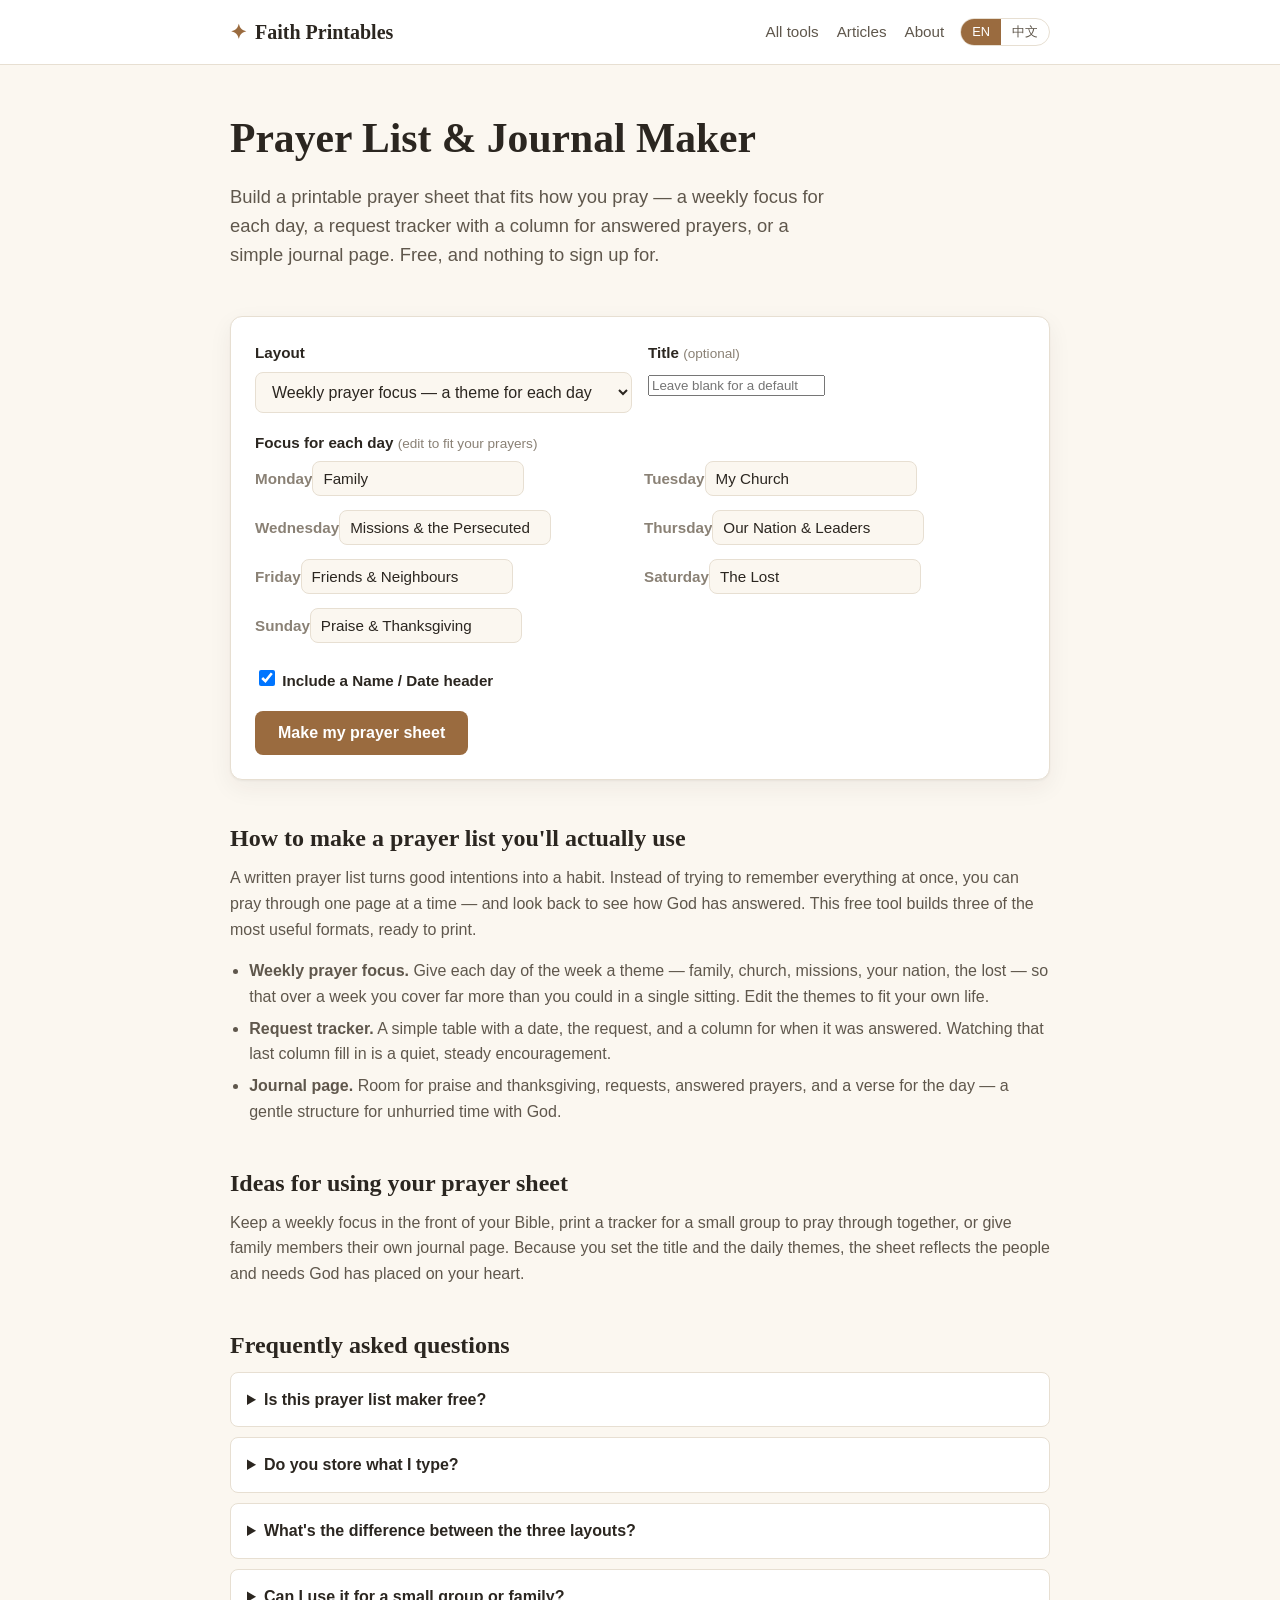
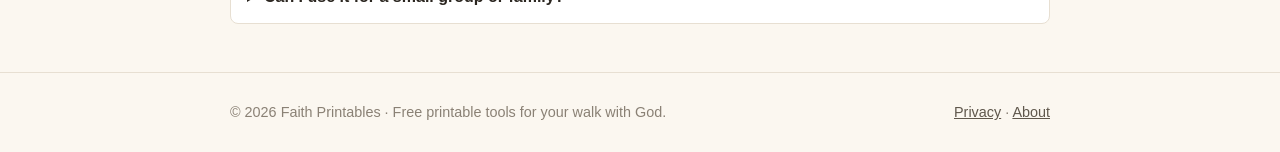
<file: prayer/index.html>
<!DOCTYPE html>
<html lang="en">
<head>
  <meta charset="UTF-8">
  <meta name="viewport" content="width=device-width, initial-scale=1.0">
  <title>Free Printable Prayer List &amp; Prayer Journal Maker · Faith Printables</title>
  <meta name="description" content="Make a free printable prayer list or prayer journal — a weekly prayer focus, a prayer request tracker with an answered column, or a journal page. Customize and print. No sign-up.">
  <link rel="canonical" href="https://faithprintables.com/prayer/">
  <meta property="og:type" content="website">
  <meta property="og:title" content="Free Printable Prayer List &amp; Journal Maker">
  <meta property="og:description" content="Build a printable weekly prayer focus, request tracker, or prayer journal page. Free, no sign-up.">
  <meta property="og:url" content="https://faithprintables.com/prayer/">
  <link rel="icon" type="image/svg+xml" href="/favicon.svg">
  <link rel="stylesheet" href="../css/base.css">
</head>
<body>
  <header class="site-header">
    <div class="wrap">
      <a class="brand" href="../index.html"><span class="mark">✦</span> Faith Printables</a>
      <nav class="site-nav">
        <a href="../index.html" data-i18n="nav.all_tools">All tools</a>
        <a href="../blog/index.html" data-i18n="nav.blog">Articles</a>
        <a href="../about.html" data-i18n="nav.about">About</a>
        <span class="lang-switch">
          <button type="button" data-lang-btn="en">EN</button>
          <button type="button" data-lang-btn="zh">中文</button>
        </span>
      </nav>
    </div>
  </header>

  <main class="wrap">
    <section class="hero">
      <h1 data-i18n="pr.title_h">Prayer List &amp; Journal Maker</h1>
      <p class="lede" data-i18n="pr.lede">Build a printable prayer sheet that fits how you pray — a weekly focus for each
        day, a request tracker with a column for answered prayers, or a simple journal page. Free,
        and nothing to sign up for.</p>
    </section>

    <form class="tool-form" data-prayer-form novalidate>
      <div class="error-box" data-error hidden></div>

      <div class="field-row">
        <div class="field">
          <label for="template" data-i18n="pr.layout_label">Layout</label>
          <select id="template" name="template" data-template>
            <option value="weekly" data-i18n="pr.layout.weekly">Weekly prayer focus — a theme for each day</option>
            <option value="tracker" data-i18n="pr.layout.tracker">Request tracker — date, request, answered</option>
            <option value="journal" data-i18n="pr.layout.journal">Journal page — praise, requests, answered, verse</option>
          </select>
        </div>
        <div class="field">
          <label for="title"><span data-i18n="pr.title_label">Title</span> <span class="hint-inline" data-i18n="pr.optional">(optional)</span></label>
          <input type="text" id="title" name="title" maxlength="60" data-i18n-ph="pr.title_ph" placeholder="Leave blank for a default">
        </div>
      </div>

      <div class="field" data-group="weekly">
        <label><span data-i18n="pr.focus_label">Focus for each day</span> <span class="hint-inline" data-i18n="pr.focus_hint">(edit to fit your prayers)</span></label>
        <div class="focus-grid">
          <label class="focus-cell"><span data-i18n="pr.day.0">Monday</span><input type="text" data-focus maxlength="40" value="Family"></label>
          <label class="focus-cell"><span data-i18n="pr.day.1">Tuesday</span><input type="text" data-focus maxlength="40" value="My Church"></label>
          <label class="focus-cell"><span data-i18n="pr.day.2">Wednesday</span><input type="text" data-focus maxlength="40" value="Missions & the Persecuted"></label>
          <label class="focus-cell"><span data-i18n="pr.day.3">Thursday</span><input type="text" data-focus maxlength="40" value="Our Nation & Leaders"></label>
          <label class="focus-cell"><span data-i18n="pr.day.4">Friday</span><input type="text" data-focus maxlength="40" value="Friends & Neighbours"></label>
          <label class="focus-cell"><span data-i18n="pr.day.5">Saturday</span><input type="text" data-focus maxlength="40" value="The Lost"></label>
          <label class="focus-cell"><span data-i18n="pr.day.6">Sunday</span><input type="text" data-focus maxlength="40" value="Praise & Thanksgiving"></label>
        </div>
      </div>

      <div class="field" data-group="tracker" hidden>
        <label for="rows" data-i18n="pr.rows_label">Number of rows</label>
        <input type="number" id="rows" name="rows" data-rows min="1" max="40" step="1" value="12">
        <p class="hint" data-i18n="pr.rows_hint">Each row has space for a date, a request, and when it was answered.</p>
      </div>

      <div class="field">
        <label class="check-label">
          <input type="checkbox" name="showHeader" checked>
          <span data-i18n="pr.header_check">Include a Name / Date header</span>
        </label>
      </div>

      <button type="submit" class="btn btn-primary" data-i18n="pr.submit">Make my prayer sheet</button>
    </form>

    <section class="result" data-result hidden>
      <div class="result-head">
        <h2 data-i18n="pr.result_title">Your prayer sheet</h2>
        <button type="button" class="btn btn-ghost" data-print data-i18n="action.print">🖨 Print / Save as PDF</button>
      </div>
      <div class="prayer-output" data-prayer-output></div>
    </section>

    <section class="prose">
      <h2 data-i18n="pr.h.how">How to make a prayer list you'll actually use</h2>
      <p data-i18n="pr.p.how">A written prayer list turns good intentions into a habit. Instead of trying to remember
        everything at once, you can pray through one page at a time — and look back to see how God
        has answered. This free tool builds three of the most useful formats, ready to print.</p>
      <ul>
        <li data-i18n-html="pr.li.1"><strong>Weekly prayer focus.</strong> Give each day of the week a theme — family,
          church, missions, your nation, the lost — so that over a week you cover far more than you
          could in a single sitting. Edit the themes to fit your own life.</li>
        <li data-i18n-html="pr.li.2"><strong>Request tracker.</strong> A simple table with a date, the request, and a column
          for when it was answered. Watching that last column fill in is a quiet, steady
          encouragement.</li>
        <li data-i18n-html="pr.li.3"><strong>Journal page.</strong> Room for praise and thanksgiving, requests, answered
          prayers, and a verse for the day — a gentle structure for unhurried time with God.</li>
      </ul>

      <h2 data-i18n="pr.h.ideas">Ideas for using your prayer sheet</h2>
      <p data-i18n="pr.p.ideas">Keep a weekly focus in the front of your Bible, print a tracker for a small group to pray
        through together, or give family members their own journal page. Because you set the title
        and the daily themes, the sheet reflects the people and needs God has placed on your heart.</p>

      <div class="faq">
        <h2 data-i18n="pr.h.faq">Frequently asked questions</h2>
        <details>
          <summary data-i18n="pr.faq.q1">Is this prayer list maker free?</summary>
          <p data-i18n="pr.faq.a1">Yes — free, with no account and no email. Make and print as many sheets as you like.</p>
        </details>
        <details>
          <summary data-i18n="pr.faq.q2">Do you store what I type?</summary>
          <p data-i18n="pr.faq.a2">No. The sheet is built in your browser, and nothing you type is uploaded or saved. To
            keep it, print it or use your browser's "Save as PDF" option.</p>
        </details>
        <details>
          <summary data-i18n="pr.faq.q3">What's the difference between the three layouts?</summary>
          <p data-i18n="pr.faq.a3">The weekly focus gives each day a theme with a little space to write. The tracker is a
            table for logging requests and when they're answered. The journal page has labelled
            sections with lines for a fuller quiet time.</p>
        </details>
        <details>
          <summary data-i18n="pr.faq.q4">Can I use it for a small group or family?</summary>
          <p data-i18n="pr.faq.a4">Yes. Print one copy and photocopy a set, or print a fresh sheet for each person. The
            weekly focus works especially well for praying together.</p>
        </details>
      </div>
    </section>
  </main>

  <footer class="site-footer">
    <div class="wrap">
      <span>© <span id="year">2026</span> <span data-i18n="footer.copy_suffix">Faith Printables · Free printable tools for your walk with God.</span></span>
      <span><a href="../privacy.html" data-i18n="footer.privacy">Privacy</a> · <a href="../about.html" data-i18n="footer.about">About</a></span>
    </div>
  </footer>

  <script type="application/ld+json">
  {
    "@context": "https://schema.org",
    "@type": "WebApplication",
    "name": "Prayer List & Journal Maker",
    "url": "https://faithprintables.com/prayer/",
    "description": "Build a printable prayer list or journal — a weekly prayer focus, a request tracker, or a journal page.",
    "applicationCategory": "UtilitiesApplication",
    "operatingSystem": "Any (web browser)",
    "isAccessibleForFree": true,
    "offers": { "@type": "Offer", "price": "0", "priceCurrency": "USD" },
    "publisher": { "@type": "Organization", "name": "Faith Printables", "url": "https://faithprintables.com/" }
  }
  </script>

  <script src="js/prayer.js"></script>
  <script src="../js/i18n-common.js"></script>
  <script>
  window.I18N_PAGE = {
    en: {
      "pr.title_h": `Prayer List & Journal Maker`,
      "pr.lede": `Build a printable prayer sheet that fits how you pray — a weekly focus for each day, a request tracker with a column for answered prayers, or a simple journal page. Free, and nothing to sign up for.`,
      "pr.layout_label": `Layout`,
      "pr.layout.weekly": `Weekly prayer focus — a theme for each day`,
      "pr.layout.tracker": `Request tracker — date, request, answered`,
      "pr.layout.journal": `Journal page — praise, requests, answered, verse`,
      "pr.title_label": `Title`,
      "pr.optional": `(optional)`,
      "pr.title_ph": `Leave blank for a default`,
      "pr.focus_label": `Focus for each day`,
      "pr.focus_hint": `(edit to fit your prayers)`,
      "pr.day.0": `Monday`,
      "pr.day.1": `Tuesday`,
      "pr.day.2": `Wednesday`,
      "pr.day.3": `Thursday`,
      "pr.day.4": `Friday`,
      "pr.day.5": `Saturday`,
      "pr.day.6": `Sunday`,
      "pr.focus.0": `Family`,
      "pr.focus.1": `My Church`,
      "pr.focus.2": `Missions & the Persecuted`,
      "pr.focus.3": `Our Nation & Leaders`,
      "pr.focus.4": `Friends & Neighbours`,
      "pr.focus.5": `The Lost`,
      "pr.focus.6": `Praise & Thanksgiving`,
      "pr.rows_label": `Number of rows`,
      "pr.rows_hint": `Each row has space for a date, a request, and when it was answered.`,
      "pr.header_check": `Include a Name / Date header`,
      "pr.submit": `Make my prayer sheet`,
      "pr.result_title": `Your prayer sheet`,
      "pr.col.date": `Date`,
      "pr.col.request": `Prayer Request`,
      "pr.col.answered": `Answered`,
      "pr.section.0": `Praise & Thanksgiving`,
      "pr.section.1": `Prayer Requests`,
      "pr.section.2": `Answered Prayers`,
      "pr.section.3": `A Verse for Today`,
      "pr.name": `Name: ____________________`,
      "pr.date": `Date: ____________`,
      "pr.title.default.weekly": `Weekly Prayer Focus`,
      "pr.title.default.tracker": `Prayer Requests`,
      "pr.title.default.journal": `Prayer Journal`,
      "pr.h.how": `How to make a prayer list you'll actually use`,
      "pr.p.how": `A written prayer list turns good intentions into a habit. Instead of trying to remember everything at once, you can pray through one page at a time — and look back to see how God has answered. This free tool builds three of the most useful formats, ready to print.`,
      "pr.li.1": `<strong>Weekly prayer focus.</strong> Give each day of the week a theme — family, church, missions, your nation, the lost — so that over a week you cover far more than you could in a single sitting. Edit the themes to fit your own life.`,
      "pr.li.2": `<strong>Request tracker.</strong> A simple table with a date, the request, and a column for when it was answered. Watching that last column fill in is a quiet, steady encouragement.`,
      "pr.li.3": `<strong>Journal page.</strong> Room for praise and thanksgiving, requests, answered prayers, and a verse for the day — a gentle structure for unhurried time with God.`,
      "pr.h.ideas": `Ideas for using your prayer sheet`,
      "pr.p.ideas": `Keep a weekly focus in the front of your Bible, print a tracker for a small group to pray through together, or give family members their own journal page. Because you set the title and the daily themes, the sheet reflects the people and needs God has placed on your heart.`,
      "pr.h.faq": `Frequently asked questions`,
      "pr.faq.q1": `Is this prayer list maker free?`,
      "pr.faq.a1": `Yes — free, with no account and no email. Make and print as many sheets as you like.`,
      "pr.faq.q2": `Do you store what I type?`,
      "pr.faq.a2": `No. The sheet is built in your browser, and nothing you type is uploaded or saved. To keep it, print it or use your browser's "Save as PDF" option.`,
      "pr.faq.q3": `What's the difference between the three layouts?`,
      "pr.faq.a3": `The weekly focus gives each day a theme with a little space to write. The tracker is a table for logging requests and when they're answered. The journal page has labelled sections with lines for a fuller quiet time.`,
      "pr.faq.q4": `Can I use it for a small group or family?`,
      "pr.faq.a4": `Yes. Print one copy and photocopy a set, or print a fresh sheet for each person. The weekly focus works especially well for praying together.`
    },
    zh: {
      "pr.title_h": `祷告清单与日志生成器`,
      "pr.lede": `做一份贴合你祷告方式的可打印祷告表 —— 每天一个主题的周祷表、带"应允"栏的祷告事项追踪表，或一页简单的祷告日志。免费，无需注册。`,
      "pr.layout_label": `版式`,
      "pr.layout.weekly": `每周祷告主题 —— 每天一个主题`,
      "pr.layout.tracker": `事项追踪表 —— 日期、事项、应允`,
      "pr.layout.journal": `日志页 —— 感恩、祈求、应允、经文`,
      "pr.title_label": `标题`,
      "pr.optional": `（可选）`,
      "pr.title_ph": `留空则用默认标题`,
      "pr.focus_label": `每天的主题`,
      "pr.focus_hint": `（可自行修改，贴合你的祷告）`,
      "pr.day.0": `星期一`,
      "pr.day.1": `星期二`,
      "pr.day.2": `星期三`,
      "pr.day.3": `星期四`,
      "pr.day.4": `星期五`,
      "pr.day.5": `星期六`,
      "pr.day.6": `星期日`,
      "pr.focus.0": `家人`,
      "pr.focus.1": `我的教会`,
      "pr.focus.2": `宣教与受逼迫的肢体`,
      "pr.focus.3": `国家与掌权者`,
      "pr.focus.4": `朋友与邻舍`,
      "pr.focus.5": `尚未信主的人`,
      "pr.focus.6": `赞美与感恩`,
      "pr.rows_label": `行数`,
      "pr.rows_hint": `每行都留有位置写日期、祷告事项，以及何时蒙应允。`,
      "pr.header_check": `包含 姓名 / 日期 表头`,
      "pr.submit": `生成我的祷告表`,
      "pr.result_title": `你的祷告表`,
      "pr.col.date": `日期`,
      "pr.col.request": `祷告事项`,
      "pr.col.answered": `已应允`,
      "pr.section.0": `赞美与感恩`,
      "pr.section.1": `祷告事项`,
      "pr.section.2": `已蒙应允的祷告`,
      "pr.section.3": `今日经文`,
      "pr.name": `姓名：____________________`,
      "pr.date": `日期：____________`,
      "pr.title.default.weekly": `每周祷告主题`,
      "pr.title.default.tracker": `祷告事项`,
      "pr.title.default.journal": `祷告日志`,
      "pr.h.how": `怎么做一份你真会用的祷告清单`,
      "pr.p.how": `写下来的祷告清单，能把好的心意变成习惯。你不必一次记住所有事，而是一页一页地祷告 —— 还能回头看见神如何应允。这个免费工具能生成三种最实用的版式，随时可打印。`,
      "pr.li.1": `<strong>每周祷告主题。</strong>给一周的每一天定一个主题 —— 家人、教会、宣教、国家、未信之人 —— 这样一周下来，你所涵盖的远比一次坐下来能顾及的多。主题可按你自己的生活自由修改。`,
      "pr.li.2": `<strong>事项追踪表。</strong>一张简单的表格，记下日期、事项，以及何时蒙应允。看着最后那一栏渐渐填满，是一种安静而持久的鼓励。`,
      "pr.li.3": `<strong>日志页。</strong>留有赞美感恩、祈求、蒙应允的祷告，以及一节今日经文的空间 —— 一个温和的框架，陪你从容地亲近神。`,
      "pr.h.ideas": `祷告表的用法建议`,
      "pr.p.ideas": `把每周祷告主题夹在圣经扉页；印一张追踪表给小组一起祷告；或给家里每个人各一页日志。因为标题和每日主题都由你设定，这张表会映照出神放在你心上的那些人和需要。`,
      "pr.h.faq": `常见问题`,
      "pr.faq.q1": `这个祷告清单工具免费吗？`,
      "pr.faq.a1": `是的 —— 免费，无需账号、也不用邮箱。想做多少张、打印多少张都可以。`,
      "pr.faq.q2": `你会保存我输入的内容吗？`,
      "pr.faq.a2": `不会。祷告表在你的浏览器里生成，你输入的内容不会上传或保存。想保留就打印，或用浏览器的"存为 PDF"。`,
      "pr.faq.q3": `三种版式有什么区别？`,
      "pr.faq.a3": `每周主题给每天一个主题并留少许书写空间。追踪表是记录事项和何时应允的表格。日志页有带格线的分区，适合更完整的灵修时光。`,
      "pr.faq.q4": `可以给小组或家庭用吗？`,
      "pr.faq.a4": `可以。打印一张再复印一套，或给每个人各打印一张。每周祷告主题尤其适合一起祷告。`
    }
  };
  </script>
  <script src="../js/i18n.js"></script>
  <script src="js/app.js"></script>
  <script>document.getElementById("year").textContent = new Date().getFullYear();</script>
  <!-- Cloudflare Web Analytics -->
  <script type="module" src="https://static.cloudflareinsights.com/beacon.min.js" data-cf-beacon='{"token": "88510c50ba01492f864a6d309e3aa100"}'></script>
</body>
</html>
</file>
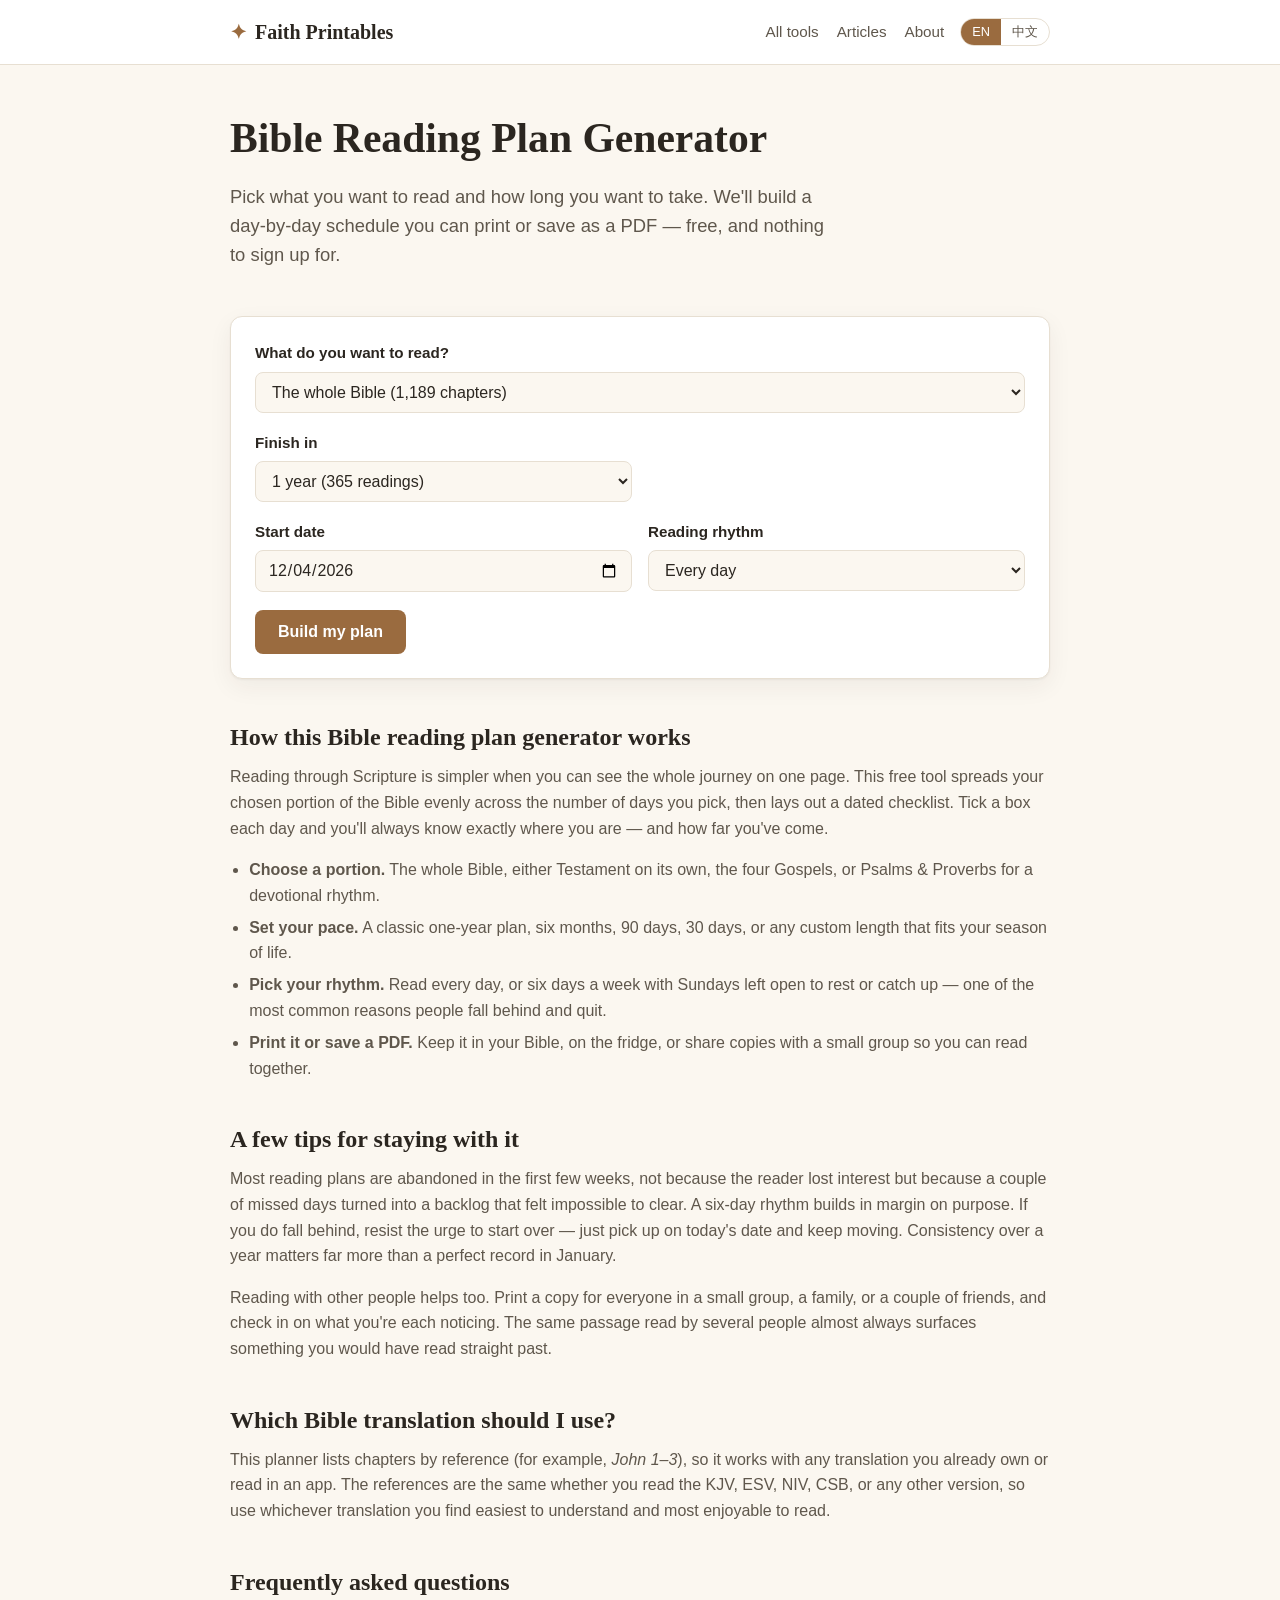
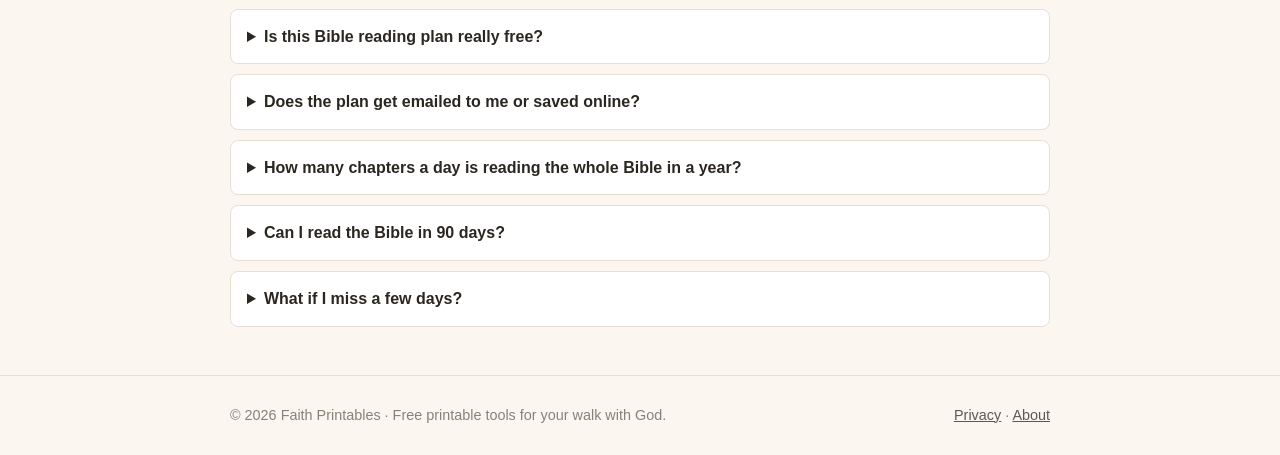
<file: reading-plan/index.html>
<!DOCTYPE html>
<html lang="en">
<head>
  <meta charset="UTF-8">
  <meta name="viewport" content="width=device-width, initial-scale=1.0">
  <title>Free Bible Reading Plan Generator (Printable PDF) · Faith Printables</title>
  <meta name="description" content="Build a personalized Bible reading plan and print it or save it as a PDF — free, no sign-up. Read the whole Bible, the New Testament, or the Gospels in a schedule that fits your pace.">
  <link rel="canonical" href="https://faithprintables.com/reading-plan/">
  <meta property="og:type" content="website">
  <meta property="og:title" content="Free Bible Reading Plan Generator (Printable)">
  <meta property="og:description" content="Create a personalized, printable Bible reading plan in seconds. Free, no sign-up.">
  <meta property="og:url" content="https://faithprintables.com/reading-plan/">
  <link rel="icon" type="image/svg+xml" href="/favicon.svg">
  <link rel="stylesheet" href="../css/base.css">
</head>
<body>
  <header class="site-header">
    <div class="wrap">
      <a class="brand" href="../index.html"><span class="mark">✦</span> Faith Printables</a>
      <nav class="site-nav">
        <a href="../index.html" data-i18n="nav.all_tools">All tools</a>
        <a href="../blog/index.html" data-i18n="nav.blog">Articles</a>
        <a href="../about.html" data-i18n="nav.about">About</a>
        <span class="lang-switch">
          <button type="button" data-lang-btn="en">EN</button>
          <button type="button" data-lang-btn="zh">中文</button>
        </span>
      </nav>
    </div>
  </header>

  <main class="wrap">
    <section class="hero">
      <h1 data-i18n="rp.title">Bible Reading Plan Generator</h1>
      <p class="lede" data-i18n="rp.lede">Pick what you want to read and how long you want to take. We'll build a
        day-by-day schedule you can print or save as a PDF — free, and nothing to sign up for.</p>
    </section>

    <form class="tool-form" data-plan-form novalidate>
      <div class="error-box" data-error hidden></div>

      <div class="field">
        <label for="scope" data-i18n="rp.scope_label">What do you want to read?</label>
        <select id="scope" name="scope">
          <option value="whole-bible" data-i18n="rp.opt.whole">The whole Bible (1,189 chapters)</option>
          <option value="new-testament" data-i18n="rp.opt.nt">New Testament (260 chapters)</option>
          <option value="old-testament" data-i18n="rp.opt.ot">Old Testament (929 chapters)</option>
          <option value="gospels" data-i18n="rp.opt.gospels">The Gospels — Matthew to John (89 chapters)</option>
          <option value="psalms-proverbs" data-i18n="rp.opt.psalms">Psalms &amp; Proverbs (181 chapters)</option>
        </select>
      </div>

      <div class="field-row">
        <div class="field">
          <label for="duration" data-i18n="rp.duration_label">Finish in</label>
          <select id="duration" name="duration" data-duration>
            <option value="365" data-i18n="rp.dur.year">1 year (365 readings)</option>
            <option value="180" data-i18n="rp.dur.6mo">6 months (180 readings)</option>
            <option value="90" data-i18n="rp.dur.90">90 days</option>
            <option value="30" data-i18n="rp.dur.30">30 days</option>
            <option value="custom" data-i18n="rp.dur.custom">Custom…</option>
          </select>
        </div>
        <div class="field" data-custom-days-field hidden>
          <label for="customDays" data-i18n="rp.custom_label">Number of readings</label>
          <input type="number" id="customDays" data-custom-days min="1" max="1500" step="1" value="60">
          <p class="hint" data-i18n="rp.custom_hint">Between 1 and 1500.</p>
        </div>
      </div>

      <div class="field-row">
        <div class="field">
          <label for="startDate" data-i18n="rp.start_label">Start date</label>
          <input type="date" id="startDate" name="startDate">
        </div>
        <div class="field">
          <label for="daysPerWeek" data-i18n="rp.rhythm_label">Reading rhythm</label>
          <select id="daysPerWeek" name="daysPerWeek">
            <option value="7" data-i18n="rp.rhythm.every">Every day</option>
            <option value="6" data-i18n="rp.rhythm.six">6 days a week (Sundays off to rest / catch up)</option>
          </select>
        </div>
      </div>

      <button type="submit" class="btn btn-primary" data-i18n="rp.submit">Build my plan</button>
    </form>

    <section class="result" data-result hidden>
      <div class="result-head">
        <h2 data-i18n="rp.result_title">Your reading plan</h2>
        <button type="button" class="btn btn-ghost" data-print data-i18n="action.print">🖨 Print / Save as PDF</button>
      </div>
      <div class="summary" data-summary></div>
      <table class="plan-table">
        <thead>
          <tr><th></th><th data-i18n="rp.col.day">Day</th><th data-i18n="rp.col.date">Date</th><th data-i18n="rp.col.reading">Reading</th></tr>
        </thead>
        <tbody data-plan-body></tbody>
      </table>
    </section>

    <section class="prose">
      <h2 data-i18n="rp.h.how">How this Bible reading plan generator works</h2>
      <p data-i18n="rp.p.how">Reading through Scripture is simpler when you can see the whole journey on one page. This
        free tool spreads your chosen portion of the Bible evenly across the number of days you
        pick, then lays out a dated checklist. Tick a box each day and you'll always know exactly
        where you are — and how far you've come.</p>
      <ul>
        <li data-i18n-html="rp.li.portion"><strong>Choose a portion.</strong> The whole Bible, either Testament on its own, the
          four Gospels, or Psalms &amp; Proverbs for a devotional rhythm.</li>
        <li data-i18n-html="rp.li.pace"><strong>Set your pace.</strong> A classic one-year plan, six months, 90 days, 30 days,
          or any custom length that fits your season of life.</li>
        <li data-i18n-html="rp.li.rhythm"><strong>Pick your rhythm.</strong> Read every day, or six days a week with Sundays left
          open to rest or catch up — one of the most common reasons people fall behind and quit.</li>
        <li data-i18n-html="rp.li.print"><strong>Print it or save a PDF.</strong> Keep it in your Bible, on the fridge, or share
          copies with a small group so you can read together.</li>
      </ul>

      <h2 data-i18n="rp.h.tips">A few tips for staying with it</h2>
      <p data-i18n="rp.p.tips1">Most reading plans are abandoned in the first few weeks, not because the reader lost
        interest but because a couple of missed days turned into a backlog that felt impossible to
        clear. A six-day rhythm builds in margin on purpose. If you do fall behind, resist the urge
        to start over — just pick up on today's date and keep moving. Consistency over a year
        matters far more than a perfect record in January.</p>
      <p data-i18n="rp.p.tips2">Reading with other people helps too. Print a copy for everyone in a small group, a family,
        or a couple of friends, and check in on what you're each noticing. The same passage read by
        several people almost always surfaces something you would have read straight past.</p>

      <h2 id="translation" data-i18n="rp.h.trans">Which Bible translation should I use?</h2>
      <p data-i18n-html="rp.p.trans">This planner lists chapters by reference (for example, <em>John 1–3</em>), so it works with
        any translation you already own or read in an app. The references are the same whether you
        read the KJV, ESV, NIV, CSB, or any other version, so use whichever translation you find
        easiest to understand and most enjoyable to read.</p>

      <div class="faq">
        <h2 data-i18n="rp.h.faq">Frequently asked questions</h2>
        <details>
          <summary data-i18n="rp.faq.q1">Is this Bible reading plan really free?</summary>
          <p data-i18n="rp.faq.a1">Yes. There's no charge, no account, and no email required. Build as many plans as you
            like and print each one.</p>
        </details>
        <details>
          <summary data-i18n="rp.faq.q2">Does the plan get emailed to me or saved online?</summary>
          <p data-i18n="rp.faq.a2">No. Everything is generated right in your browser. Nothing you enter is uploaded or
            stored on a server. To keep a plan, print it or use your browser's "Save as PDF" option.</p>
        </details>
        <details>
          <summary data-i18n="rp.faq.q3">How many chapters a day is reading the whole Bible in a year?</summary>
          <p data-i18n="rp.faq.a3">The Bible has 1,189 chapters, so a 365-day plan averages a little over three chapters a
            day. The exact reading for each day is shown in your generated plan.</p>
        </details>
        <details>
          <summary data-i18n="rp.faq.q4">Can I read the Bible in 90 days?</summary>
          <p data-i18n="rp.faq.a4">Yes — choose the whole Bible and a 90-day length. That's a faster pace of roughly
            thirteen chapters a day, which many people enjoy for the "big picture" it gives. If
            that's too much, six months is a gentler alternative.</p>
        </details>
        <details>
          <summary data-i18n="rp.faq.q5">What if I miss a few days?</summary>
          <p data-i18n="rp.faq.a5">Don't start over. Continue on today's date, and consider using the six-day rhythm so
            Sundays are free to catch up. Finishing slightly late is still finishing.</p>
        </details>
      </div>
    </section>
  </main>

  <footer class="site-footer">
    <div class="wrap">
      <span>© <span id="year">2026</span> <span data-i18n="footer.copy_suffix">Faith Printables · Free printable tools for your walk with God.</span></span>
      <span><a href="../privacy.html" data-i18n="footer.privacy">Privacy</a> · <a href="../about.html" data-i18n="footer.about">About</a></span>
    </div>
  </footer>

  <script type="application/ld+json">
  {
    "@context": "https://schema.org",
    "@type": "WebApplication",
    "name": "Bible Reading Plan Generator",
    "url": "https://faithprintables.com/reading-plan/",
    "description": "Create a personalized, printable Bible reading plan — read the whole Bible, a Testament, or the Gospels at your own pace.",
    "applicationCategory": "UtilitiesApplication",
    "operatingSystem": "Any (web browser)",
    "isAccessibleForFree": true,
    "offers": { "@type": "Offer", "price": "0", "priceCurrency": "USD" },
    "publisher": { "@type": "Organization", "name": "Faith Printables", "url": "https://faithprintables.com/" }
  }
  </script>

  <script src="js/books.js"></script>
  <script src="js/plan.js"></script>
  <script src="../js/i18n-common.js"></script>
  <script>
  window.I18N_PAGE = {
    en: {
      "rp.title": `Bible Reading Plan Generator`,
      "rp.lede": `Pick what you want to read and how long you want to take. We'll build a day-by-day schedule you can print or save as a PDF — free, and nothing to sign up for.`,
      "rp.scope_label": `What do you want to read?`,
      "rp.opt.whole": `The whole Bible (1,189 chapters)`,
      "rp.opt.nt": `New Testament (260 chapters)`,
      "rp.opt.ot": `Old Testament (929 chapters)`,
      "rp.opt.gospels": `The Gospels — Matthew to John (89 chapters)`,
      "rp.opt.psalms": `Psalms & Proverbs (181 chapters)`,
      "rp.duration_label": `Finish in`,
      "rp.dur.year": `1 year (365 readings)`,
      "rp.dur.6mo": `6 months (180 readings)`,
      "rp.dur.90": `90 days`,
      "rp.dur.30": `30 days`,
      "rp.dur.custom": `Custom…`,
      "rp.custom_label": `Number of readings`,
      "rp.custom_hint": `Between 1 and 1500.`,
      "rp.start_label": `Start date`,
      "rp.rhythm_label": `Reading rhythm`,
      "rp.rhythm.every": `Every day`,
      "rp.rhythm.six": `6 days a week (Sundays off to rest / catch up)`,
      "rp.submit": `Build my plan`,
      "rp.result_title": `Your reading plan`,
      "rp.col.day": `Day`,
      "rp.col.date": `Date`,
      "rp.col.reading": `Reading`,
      "rp.h.how": `How this Bible reading plan generator works`,
      "rp.p.how": `Reading through Scripture is simpler when you can see the whole journey on one page. This free tool spreads your chosen portion of the Bible evenly across the number of days you pick, then lays out a dated checklist. Tick a box each day and you'll always know exactly where you are — and how far you've come.`,
      "rp.li.portion": `<strong>Choose a portion.</strong> The whole Bible, either Testament on its own, the four Gospels, or Psalms & Proverbs for a devotional rhythm.`,
      "rp.li.pace": `<strong>Set your pace.</strong> A classic one-year plan, six months, 90 days, 30 days, or any custom length that fits your season of life.`,
      "rp.li.rhythm": `<strong>Pick your rhythm.</strong> Read every day, or six days a week with Sundays left open to rest or catch up — one of the most common reasons people fall behind and quit.`,
      "rp.li.print": `<strong>Print it or save a PDF.</strong> Keep it in your Bible, on the fridge, or share copies with a small group so you can read together.`,
      "rp.h.tips": `A few tips for staying with it`,
      "rp.p.tips1": `Most reading plans are abandoned in the first few weeks, not because the reader lost interest but because a couple of missed days turned into a backlog that felt impossible to clear. A six-day rhythm builds in margin on purpose. If you do fall behind, resist the urge to start over — just pick up on today's date and keep moving. Consistency over a year matters far more than a perfect record in January.`,
      "rp.p.tips2": `Reading with other people helps too. Print a copy for everyone in a small group, a family, or a couple of friends, and check in on what you're each noticing. The same passage read by several people almost always surfaces something you would have read straight past.`,
      "rp.h.trans": `Which Bible translation should I use?`,
      "rp.p.trans": `This planner lists chapters by reference (for example, <em>John 1–3</em>), so it works with any translation you already own or read in an app. The references are the same whether you read the KJV, ESV, NIV, CSB, or any other version, so use whichever translation you find easiest to understand and most enjoyable to read.`,
      "rp.h.faq": `Frequently asked questions`,
      "rp.faq.q1": `Is this Bible reading plan really free?`,
      "rp.faq.a1": `Yes. There's no charge, no account, and no email required. Build as many plans as you like and print each one.`,
      "rp.faq.q2": `Does the plan get emailed to me or saved online?`,
      "rp.faq.a2": `No. Everything is generated right in your browser. Nothing you enter is uploaded or stored on a server. To keep a plan, print it or use your browser's "Save as PDF" option.`,
      "rp.faq.q3": `How many chapters a day is reading the whole Bible in a year?`,
      "rp.faq.a3": `The Bible has 1,189 chapters, so a 365-day plan averages a little over three chapters a day. The exact reading for each day is shown in your generated plan.`,
      "rp.faq.q4": `Can I read the Bible in 90 days?`,
      "rp.faq.a4": `Yes — choose the whole Bible and a 90-day length. That's a faster pace of roughly thirteen chapters a day, which many people enjoy for the "big picture" it gives. If that's too much, six months is a gentler alternative.`,
      "rp.faq.q5": `What if I miss a few days?`,
      "rp.faq.a5": `Don't start over. Continue on today's date, and consider using the six-day rhythm so Sundays are free to catch up. Finishing slightly late is still finishing.`,
      "scope.whole-bible": `the whole Bible`,
      "scope.new-testament": `the New Testament`,
      "scope.old-testament": `the Old Testament`,
      "scope.gospels": `the Gospels`,
      "scope.psalms-proverbs": `Psalms & Proverbs`,
      "rhythm.every": `every day`,
      "rhythm.six": `6 days a week (Sundays off)`,
      "summary.tpl": `{scope} in {days} readings · {perDay} chapters per reading, {rhythm} · {start} – {end}`,
      "err.scope": `Please choose a valid reading scope.`,
      "err.date": `Please pick a valid start date.`,
      "err.days_range": `Number of days must be between 1 and 1500.`,
      "err.no_chapters": `The selected scope has no chapters to schedule.`,
      "err.too_many_days": `That scope has only {chapters} chapters, so it can't be spread over {days} days. Try fewer days.`
    },
    zh: {
      "rp.title": `圣经读经计划生成器`,
      "rp.lede": `选择你想读的部分和想用的时间，我们会为你生成一份按天排好的读经计划，可以打印或存成 PDF —— 完全免费，无需注册。`,
      "rp.scope_label": `你想读哪一部分？`,
      "rp.opt.whole": `整本圣经（1,189 章）`,
      "rp.opt.nt": `新约（260 章）`,
      "rp.opt.ot": `旧约（929 章）`,
      "rp.opt.gospels": `四福音书 —— 马太福音到约翰福音（89 章）`,
      "rp.opt.psalms": `诗篇与箴言（181 章）`,
      "rp.duration_label": `计划时长`,
      "rp.dur.year": `一年（365 次）`,
      "rp.dur.6mo": `六个月（180 次）`,
      "rp.dur.90": `90 天`,
      "rp.dur.30": `30 天`,
      "rp.dur.custom": `自定义…`,
      "rp.custom_label": `阅读次数`,
      "rp.custom_hint": `1 到 1500 之间。`,
      "rp.start_label": `开始日期`,
      "rp.rhythm_label": `阅读节奏`,
      "rp.rhythm.every": `每天读`,
      "rp.rhythm.six": `每周 6 天（周日休息 / 补进度）`,
      "rp.submit": `生成我的计划`,
      "rp.result_title": `你的读经计划`,
      "rp.col.day": `第几天`,
      "rp.col.date": `日期`,
      "rp.col.reading": `读经内容`,
      "rp.h.how": `这个读经计划生成器怎么用`,
      "rp.p.how": `当你能在一页纸上看到整段旅程，读经就变得简单多了。这个免费工具会把你选择的圣经部分平均分配到你设定的天数里，再排成一份带日期的清单。每天打个勾，你就随时知道自己读到哪里、又走了多远。`,
      "rp.li.portion": `<strong>选择范围。</strong>整本圣经、单独一约、四福音书，或诗篇与箴言这样的灵修节奏。`,
      "rp.li.pace": `<strong>设定节奏。</strong>经典的一年通读、六个月、90 天、30 天，或适合你当下处境的任意长度。`,
      "rp.li.rhythm": `<strong>选择节律。</strong>每天读，或每周读 6 天、周日留白用来休息或补进度 —— 这正是许多人落下进度、放弃读经最常见的原因。`,
      "rp.li.print": `<strong>打印或存 PDF。</strong>夹在圣经里、贴在冰箱上，或复印几份给小组一起读。`,
      "rp.h.tips": `坚持下去的几点建议`,
      "rp.p.tips1": `大多数读经计划是在头几周被放弃的 —— 不是因为读的人失去了兴趣，而是漏读了几天、积压成了一座看似翻不过去的山。每周 6 天的节奏，就是特意留出的余地。万一落下了，别推倒重来 —— 从今天的日期接着读就好。一年的坚持，远比一月的完美记录更重要。`,
      "rp.p.tips2": `和别人一起读也很有帮助。给小组、家人或几位朋友各印一份，彼此聊聊各自读到了什么。同一段经文，几个人一起读，几乎总能带出你独自会读漏的东西。`,
      "rp.h.trans": `我该用哪个圣经译本？`,
      "rp.p.trans": `这份计划按引用列出章节（例如 <em>约翰福音 1–3</em>），所以你手上任何译本、任何读经软件都能用。无论你读和合本、新译本，还是英文的 KJV、ESV，引用都是一样的，所以挑一本你最容易读懂、最乐意读的就好。`,
      "rp.h.faq": `常见问题`,
      "rp.faq.q1": `这个读经计划真的免费吗？`,
      "rp.faq.a1": `是的。不收费、无需账号、也不用留邮箱。你可以生成任意多份，并逐一打印。`,
      "rp.faq.q2": `计划会发到我邮箱或存到网上吗？`,
      "rp.faq.a2": `不会。一切都在你的浏览器里生成，你输入的任何内容都不会上传或存到服务器。想保留，就打印，或用浏览器的"存为 PDF"。`,
      "rp.faq.q3": `一年读完整本圣经，每天要读几章？`,
      "rp.faq.a3": `圣经共有 1,189 章，所以 365 天的计划平均每天读三章多一点。每天具体读哪些，会显示在你生成的计划里。`,
      "rp.faq.q4": `可以 90 天读完圣经吗？`,
      "rp.faq.a4": `可以 —— 选择整本圣经，时长选 90 天。那大约是每天读十三章，节奏较快，很多人喜欢它带来的"全貌感"。如果觉得太多，六个月是更舒缓的选择。`,
      "rp.faq.q5": `如果我漏了几天怎么办？`,
      "rp.faq.a5": `别从头开始。从今天的日期继续读，并可以考虑用每周 6 天的节奏，好让周日用来补进度。晚一点读完，也仍然是读完了。`,
      "scope.whole-bible": `整本圣经`,
      "scope.new-testament": `新约`,
      "scope.old-testament": `旧约`,
      "scope.gospels": `四福音书`,
      "scope.psalms-proverbs": `诗篇与箴言`,
      "rhythm.every": `每天读`,
      "rhythm.six": `每周 6 天（周日休息）`,
      "summary.tpl": `{scope} · 共 {days} 次，每次约 {perDay} 章，{rhythm} · {start} 至 {end}`,
      "err.scope": `请选择有效的读经范围。`,
      "err.date": `请选择有效的开始日期。`,
      "err.days_range": `天数必须在 1 到 1500 之间。`,
      "err.no_chapters": `所选范围没有可安排的章节。`,
      "err.too_many_days": `该范围只有 {chapters} 章，无法分成 {days} 次。请减少次数。`
    }
  };
  </script>
  <script src="../js/i18n.js"></script>
  <script src="js/app.js"></script>
  <script>document.getElementById("year").textContent = new Date().getFullYear();</script>
  <!-- Cloudflare Web Analytics -->
  <script type="module" src="https://static.cloudflareinsights.com/beacon.min.js" data-cf-beacon='{"token": "88510c50ba01492f864a6d309e3aa100"}'></script>
</body>
</html>
</file>
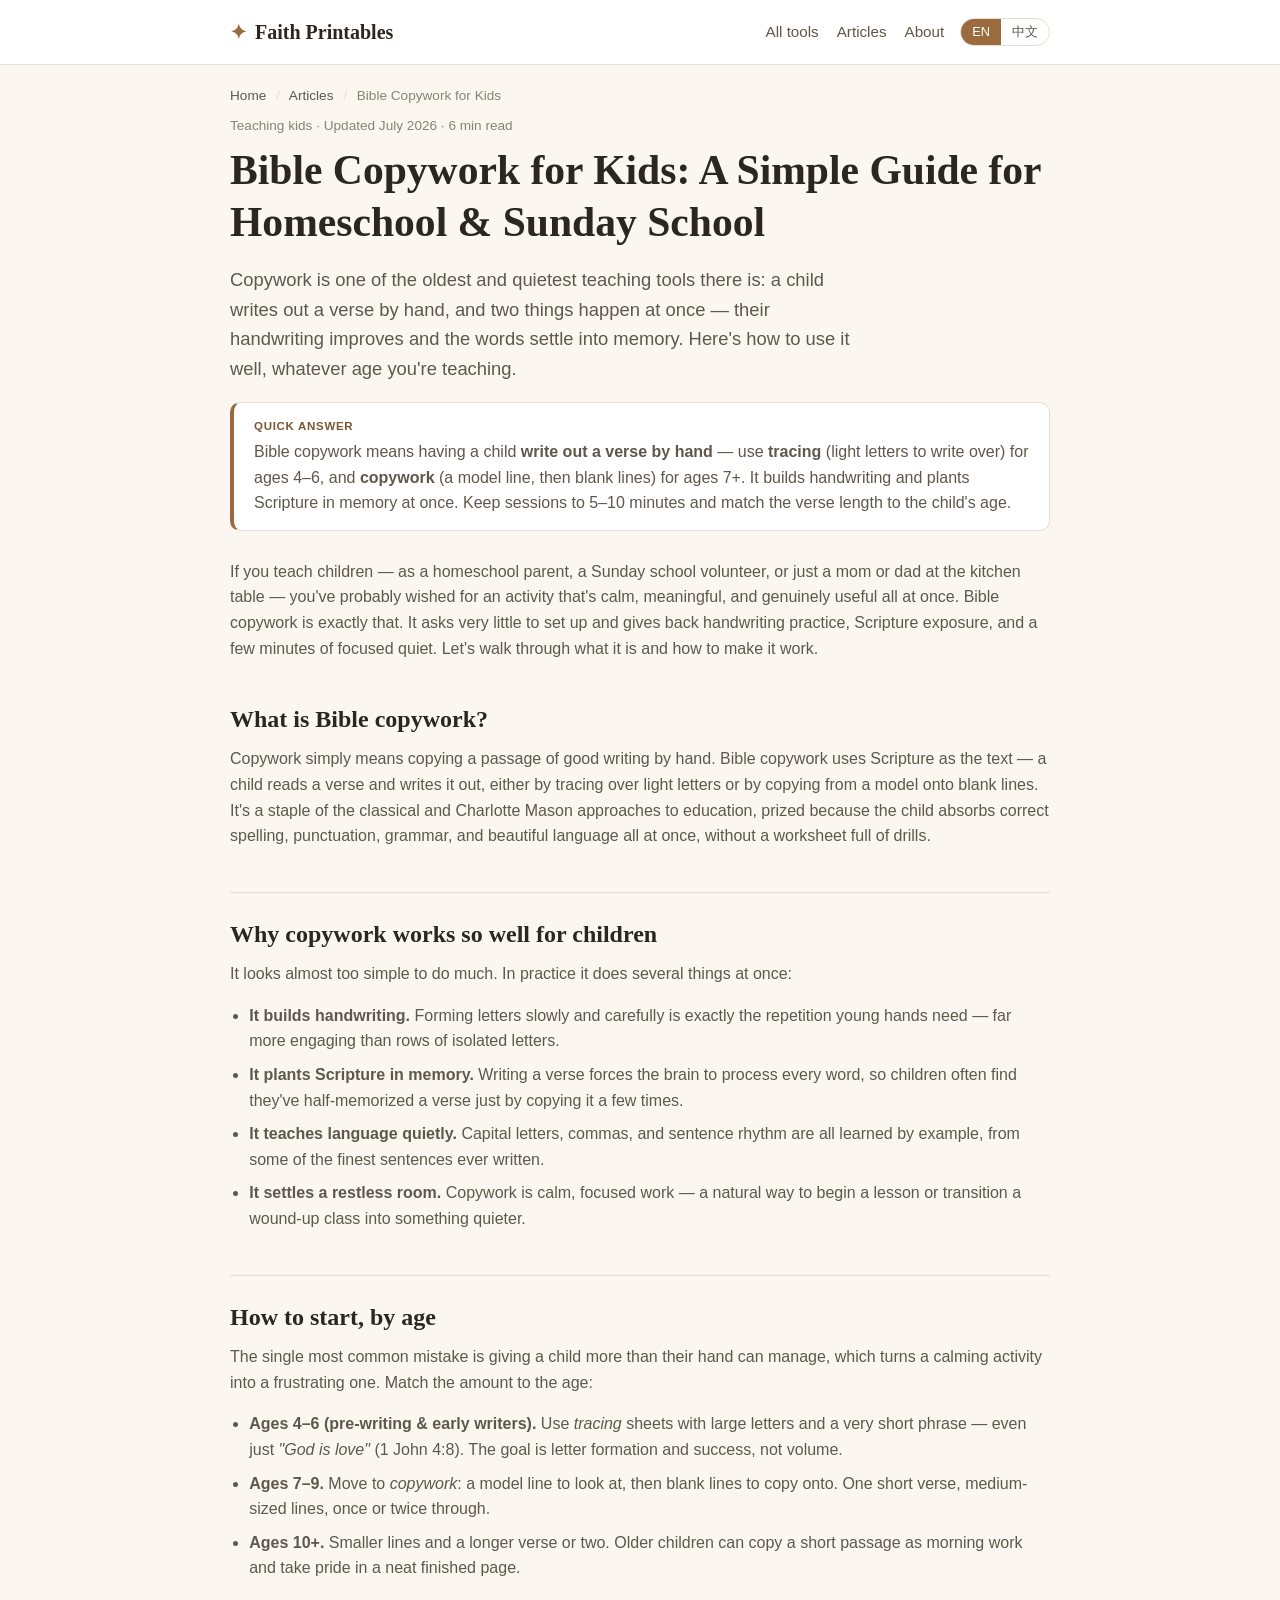
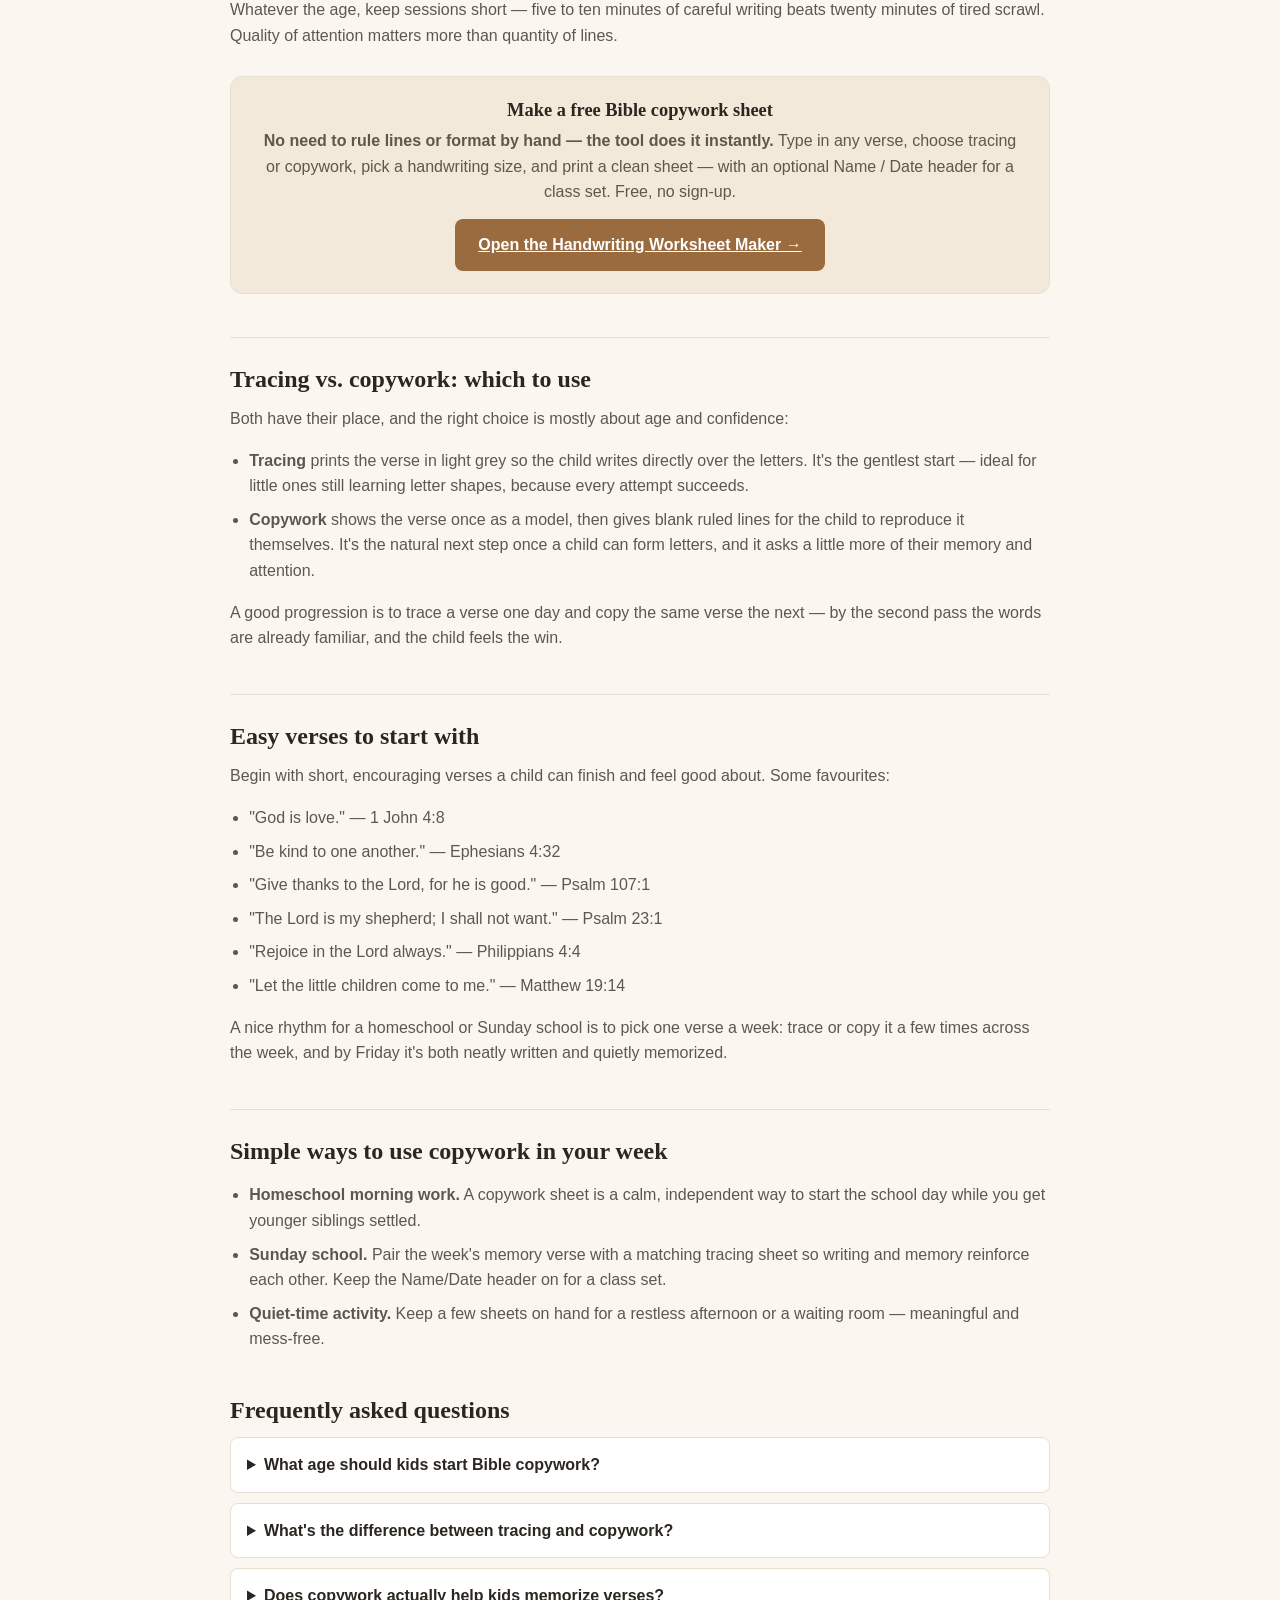
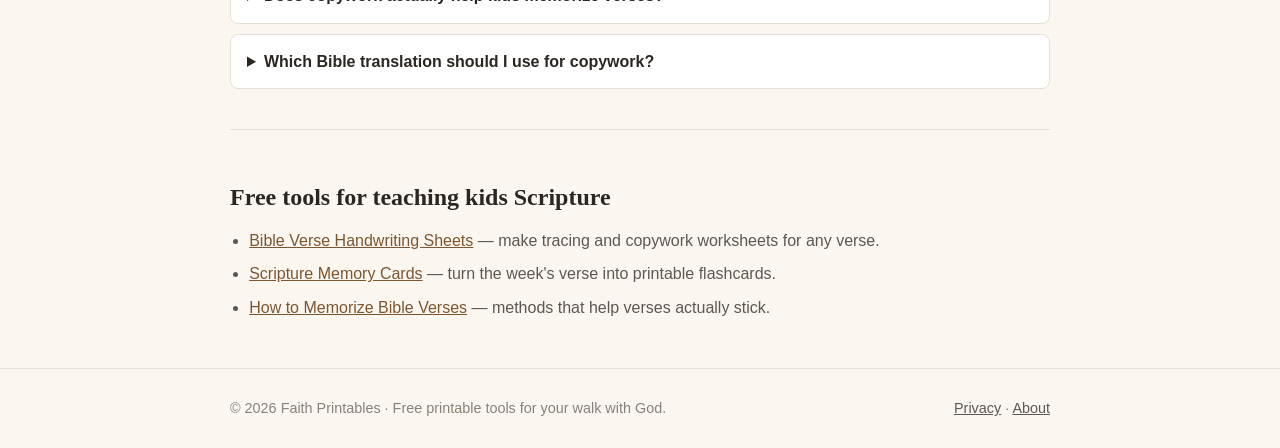
<file: blog/bible-copywork-for-kids/index.html>
<!DOCTYPE html>
<html lang="en">
<head>
  <meta charset="UTF-8">
  <meta name="viewport" content="width=device-width, initial-scale=1.0">
  <title>Bible Copywork for Kids: A Simple Guide for Homeschool &amp; Sunday School · Faith Printables</title>
  <meta name="description" content="What Bible copywork is, why it helps kids with handwriting and Scripture memory, how to start by age, and easy verses to begin with — plus a free printable tracing and copywork worksheet maker.">
  <link rel="canonical" href="https://faithprintables.com/blog/bible-copywork-for-kids/">
  <meta property="og:type" content="article">
  <meta property="og:title" content="Bible Copywork for Kids: A Simple Guide for Homeschool & Sunday School">
  <meta property="og:description" content="Why copywork helps with handwriting and Scripture memory, how to start by age, easy verses to begin with, and a free printable worksheet maker.">
  <meta property="og:url" content="https://faithprintables.com/blog/bible-copywork-for-kids/">
  <link rel="icon" type="image/svg+xml" href="/favicon.svg">
  <link rel="stylesheet" href="../../css/base.css">
</head>
<body>
  <header class="site-header">
    <div class="wrap">
      <a class="brand" href="../../index.html"><span class="mark">✦</span> Faith Printables</a>
      <nav class="site-nav">
        <a href="../../index.html" data-i18n="nav.all_tools">All tools</a>
        <a href="../index.html" data-i18n="nav.blog">Articles</a>
        <a href="../../about.html" data-i18n="nav.about">About</a>
        <span class="lang-switch">
          <button type="button" data-lang-btn="en">EN</button>
          <button type="button" data-lang-btn="zh">中文</button>
        </span>
      </nav>
    </div>
  </header>

  <main class="wrap">
    <nav class="breadcrumb" aria-label="Breadcrumb">
      <a href="../../index.html">Home</a>
      <span class="sep">/</span>
      <a href="../index.html" data-i18n="nav.blog">Articles</a>
      <span class="sep">/</span>
      <span>Bible Copywork for Kids</span>
    </nav>

    <article class="post prose">
      <header>
        <p class="post-meta">Teaching kids · Updated July 2026 · 6 min read</p>
        <h1>Bible Copywork for Kids: A Simple Guide for Homeschool &amp; Sunday School</h1>
        <p class="lede">Copywork is one of the oldest and quietest teaching tools there is: a child
          writes out a verse by hand, and two things happen at once — their handwriting improves and
          the words settle into memory. Here's how to use it well, whatever age you're teaching.</p>
      </header>

      <div class="quick-answer">
        <span class="qa-label">Quick answer</span>
        <p>Bible copywork means having a child <strong>write out a verse by hand</strong> — use
          <strong>tracing</strong> (light letters to write over) for ages 4–6, and
          <strong>copywork</strong> (a model line, then blank lines) for ages 7+. It builds handwriting
          and plants Scripture in memory at once. Keep sessions to 5–10 minutes and match the verse
          length to the child's age.</p>
      </div>

      <p>If you teach children — as a homeschool parent, a Sunday school volunteer, or just a mom or
        dad at the kitchen table — you've probably wished for an activity that's calm, meaningful, and
        genuinely useful all at once. Bible copywork is exactly that. It asks very little to set up and
        gives back handwriting practice, Scripture exposure, and a few minutes of focused quiet. Let's
        walk through what it is and how to make it work.</p>

      <h2>What is Bible copywork?</h2>
      <p>Copywork simply means copying a passage of good writing by hand. Bible copywork uses Scripture
        as the text — a child reads a verse and writes it out, either by tracing over light letters or
        by copying from a model onto blank lines. It's a staple of the classical and Charlotte Mason
        approaches to education, prized because the child absorbs correct spelling, punctuation,
        grammar, and beautiful language all at once, without a worksheet full of drills.</p>

      <h2>Why copywork works so well for children</h2>
      <p>It looks almost too simple to do much. In practice it does several things at once:</p>
      <ul>
        <li><strong>It builds handwriting.</strong> Forming letters slowly and carefully is exactly the
          repetition young hands need — far more engaging than rows of isolated letters.</li>
        <li><strong>It plants Scripture in memory.</strong> Writing a verse forces the brain to process
          every word, so children often find they've half-memorized a verse just by copying it a few
          times.</li>
        <li><strong>It teaches language quietly.</strong> Capital letters, commas, and sentence rhythm
          are all learned by example, from some of the finest sentences ever written.</li>
        <li><strong>It settles a restless room.</strong> Copywork is calm, focused work — a natural way
          to begin a lesson or transition a wound-up class into something quieter.</li>
      </ul>

      <h2>How to start, by age</h2>
      <p>The single most common mistake is giving a child more than their hand can manage, which turns
        a calming activity into a frustrating one. Match the amount to the age:</p>
      <ul>
        <li><strong>Ages 4–6 (pre-writing &amp; early writers).</strong> Use <em>tracing</em> sheets
          with large letters and a very short phrase — even just <em>"God is love"</em>
          (1 John 4:8). The goal is letter formation and success, not volume.</li>
        <li><strong>Ages 7–9.</strong> Move to <em>copywork</em>: a model line to look at, then blank
          lines to copy onto. One short verse, medium-sized lines, once or twice through.</li>
        <li><strong>Ages 10+.</strong> Smaller lines and a longer verse or two. Older children can copy
          a short passage as morning work and take pride in a neat finished page.</li>
      </ul>
      <p>Whatever the age, keep sessions short — five to ten minutes of careful writing beats twenty
        minutes of tired scrawl. Quality of attention matters more than quantity of lines.</p>

      <div class="cta-box">
        <h3>Make a free Bible copywork sheet</h3>
        <p><strong>No need to rule lines or format by hand — the tool does it instantly.</strong> Type
          in any verse, choose tracing or copywork, pick a handwriting size, and print a clean sheet —
          with an optional Name / Date header for a class set. Free, no sign-up.</p>
        <a class="btn btn-primary" href="../../copywork/index.html">Open the Handwriting Worksheet Maker →</a>
      </div>

      <h2>Tracing vs. copywork: which to use</h2>
      <p>Both have their place, and the right choice is mostly about age and confidence:</p>
      <ul>
        <li><strong>Tracing</strong> prints the verse in light grey so the child writes directly over
          the letters. It's the gentlest start — ideal for little ones still learning letter shapes,
          because every attempt succeeds.</li>
        <li><strong>Copywork</strong> shows the verse once as a model, then gives blank ruled lines for
          the child to reproduce it themselves. It's the natural next step once a child can form
          letters, and it asks a little more of their memory and attention.</li>
      </ul>
      <p>A good progression is to trace a verse one day and copy the same verse the next — by the
        second pass the words are already familiar, and the child feels the win.</p>

      <h2>Easy verses to start with</h2>
      <p>Begin with short, encouraging verses a child can finish and feel good about. Some favourites:</p>
      <ul>
        <li>"God is love." — 1 John 4:8</li>
        <li>"Be kind to one another." — Ephesians 4:32</li>
        <li>"Give thanks to the Lord, for he is good." — Psalm 107:1</li>
        <li>"The Lord is my shepherd; I shall not want." — Psalm 23:1</li>
        <li>"Rejoice in the Lord always." — Philippians 4:4</li>
        <li>"Let the little children come to me." — Matthew 19:14</li>
      </ul>
      <p>A nice rhythm for a homeschool or Sunday school is to pick one verse a week: trace or copy it
        a few times across the week, and by Friday it's both neatly written and quietly memorized.</p>

      <h2>Simple ways to use copywork in your week</h2>
      <ul>
        <li><strong>Homeschool morning work.</strong> A copywork sheet is a calm, independent way to
          start the school day while you get younger siblings settled.</li>
        <li><strong>Sunday school.</strong> Pair the week's memory verse with a matching tracing sheet
          so writing and memory reinforce each other. Keep the Name/Date header on for a class set.</li>
        <li><strong>Quiet-time activity.</strong> Keep a few sheets on hand for a restless afternoon or
          a waiting room — meaningful and mess-free.</li>
      </ul>

      <div class="faq">
        <h2>Frequently asked questions</h2>
        <details>
          <summary>What age should kids start Bible copywork?</summary>
          <p>Children can begin tracing short phrases as early as ages 4–6, as soon as they're learning
            to form letters. Copying from a model onto blank lines usually suits ages 7 and up. Match
            the length of the verse to the child's writing stamina.</p>
        </details>
        <details>
          <summary>What's the difference between tracing and copywork?</summary>
          <p>Tracing prints the verse in light grey so the child writes over the letters — best for the
            youngest writers. Copywork shows the verse once as a model and gives blank lines for the
            child to write it themselves — the next step up.</p>
        </details>
        <details>
          <summary>Does copywork actually help kids memorize verses?</summary>
          <p>Yes. Writing a verse by hand makes the brain process every word, so children often
            half-memorize a verse just by copying it a few times — especially when the same verse is
            used across a week.</p>
        </details>
        <details>
          <summary>Which Bible translation should I use for copywork?</summary>
          <p>Whichever your family or class reads. Because you provide the verse text, the sheet matches
            your Bible exactly. For young children, a clear, simple translation is easiest to copy.</p>
        </details>
      </div>

      <section class="related">
        <h2>Free tools for teaching kids Scripture</h2>
        <ul>
          <li><a href="../../copywork/index.html">Bible Verse Handwriting Sheets</a> — make tracing and
            copywork worksheets for any verse.</li>
          <li><a href="../../memory-cards/index.html">Scripture Memory Cards</a> — turn the week's verse
            into printable flashcards.</li>
          <li><a href="../how-to-memorize-bible-verses/index.html">How to Memorize Bible Verses</a> —
            methods that help verses actually stick.</li>
        </ul>
      </section>
    </article>
  </main>

  <footer class="site-footer">
    <div class="wrap">
      <span>© <span id="year">2026</span> <span data-i18n="footer.copy_suffix">Faith Printables · Free printable tools for your walk with God.</span></span>
      <span><a href="../../privacy.html" data-i18n="footer.privacy">Privacy</a> · <a href="../../about.html" data-i18n="footer.about">About</a></span>
    </div>
  </footer>

  <script type="application/ld+json">
  {
    "@context": "https://schema.org",
    "@graph": [
      {
        "@type": "BlogPosting",
        "headline": "Bible Copywork for Kids: A Simple Guide for Homeschool & Sunday School",
        "description": "What Bible copywork is, why it helps kids with handwriting and Scripture memory, how to start by age, and easy verses to begin with.",
        "author": { "@type": "Organization", "name": "Faith Printables" },
        "publisher": { "@type": "Organization", "name": "Faith Printables", "url": "https://faithprintables.com/" },
        "datePublished": "2026-07-21",
        "dateModified": "2026-07-21",
        "mainEntityOfPage": "https://faithprintables.com/blog/bible-copywork-for-kids/",
        "inLanguage": "en"
      },
      {
        "@type": "BreadcrumbList",
        "itemListElement": [
          { "@type": "ListItem", "position": 1, "name": "Home", "item": "https://faithprintables.com/" },
          { "@type": "ListItem", "position": 2, "name": "Articles", "item": "https://faithprintables.com/blog/" },
          { "@type": "ListItem", "position": 3, "name": "Bible Copywork for Kids", "item": "https://faithprintables.com/blog/bible-copywork-for-kids/" }
        ]
      },
      {
        "@type": "FAQPage",
        "mainEntity": [
          { "@type": "Question", "name": "What age should kids start Bible copywork?", "acceptedAnswer": { "@type": "Answer", "text": "Children can begin tracing short phrases as early as ages 4–6, as soon as they're learning to form letters. Copying from a model onto blank lines usually suits ages 7 and up. Match the length of the verse to the child's writing stamina." } },
          { "@type": "Question", "name": "What's the difference between tracing and copywork?", "acceptedAnswer": { "@type": "Answer", "text": "Tracing prints the verse in light grey so the child writes over the letters — best for the youngest writers. Copywork shows the verse once as a model and gives blank lines for the child to write it themselves." } },
          { "@type": "Question", "name": "Does copywork actually help kids memorize verses?", "acceptedAnswer": { "@type": "Answer", "text": "Yes. Writing a verse by hand makes the brain process every word, so children often half-memorize a verse just by copying it a few times — especially when the same verse is used across a week." } },
          { "@type": "Question", "name": "Which Bible translation should I use for copywork?", "acceptedAnswer": { "@type": "Answer", "text": "Whichever your family or class reads. Because you provide the verse text, the sheet matches your Bible exactly. For young children, a clear, simple translation is easiest to copy." } }
        ]
      }
    ]
  }
  </script>

  <script src="../../js/i18n-common.js"></script>
  <script src="../../js/i18n.js"></script>
  <script>document.getElementById("year").textContent = new Date().getFullYear();</script>
  <!-- Cloudflare Web Analytics -->
  <script type="module" src="https://static.cloudflareinsights.com/beacon.min.js" data-cf-beacon='{"token": "88510c50ba01492f864a6d309e3aa100"}'></script>
</body>
</html>
</file>
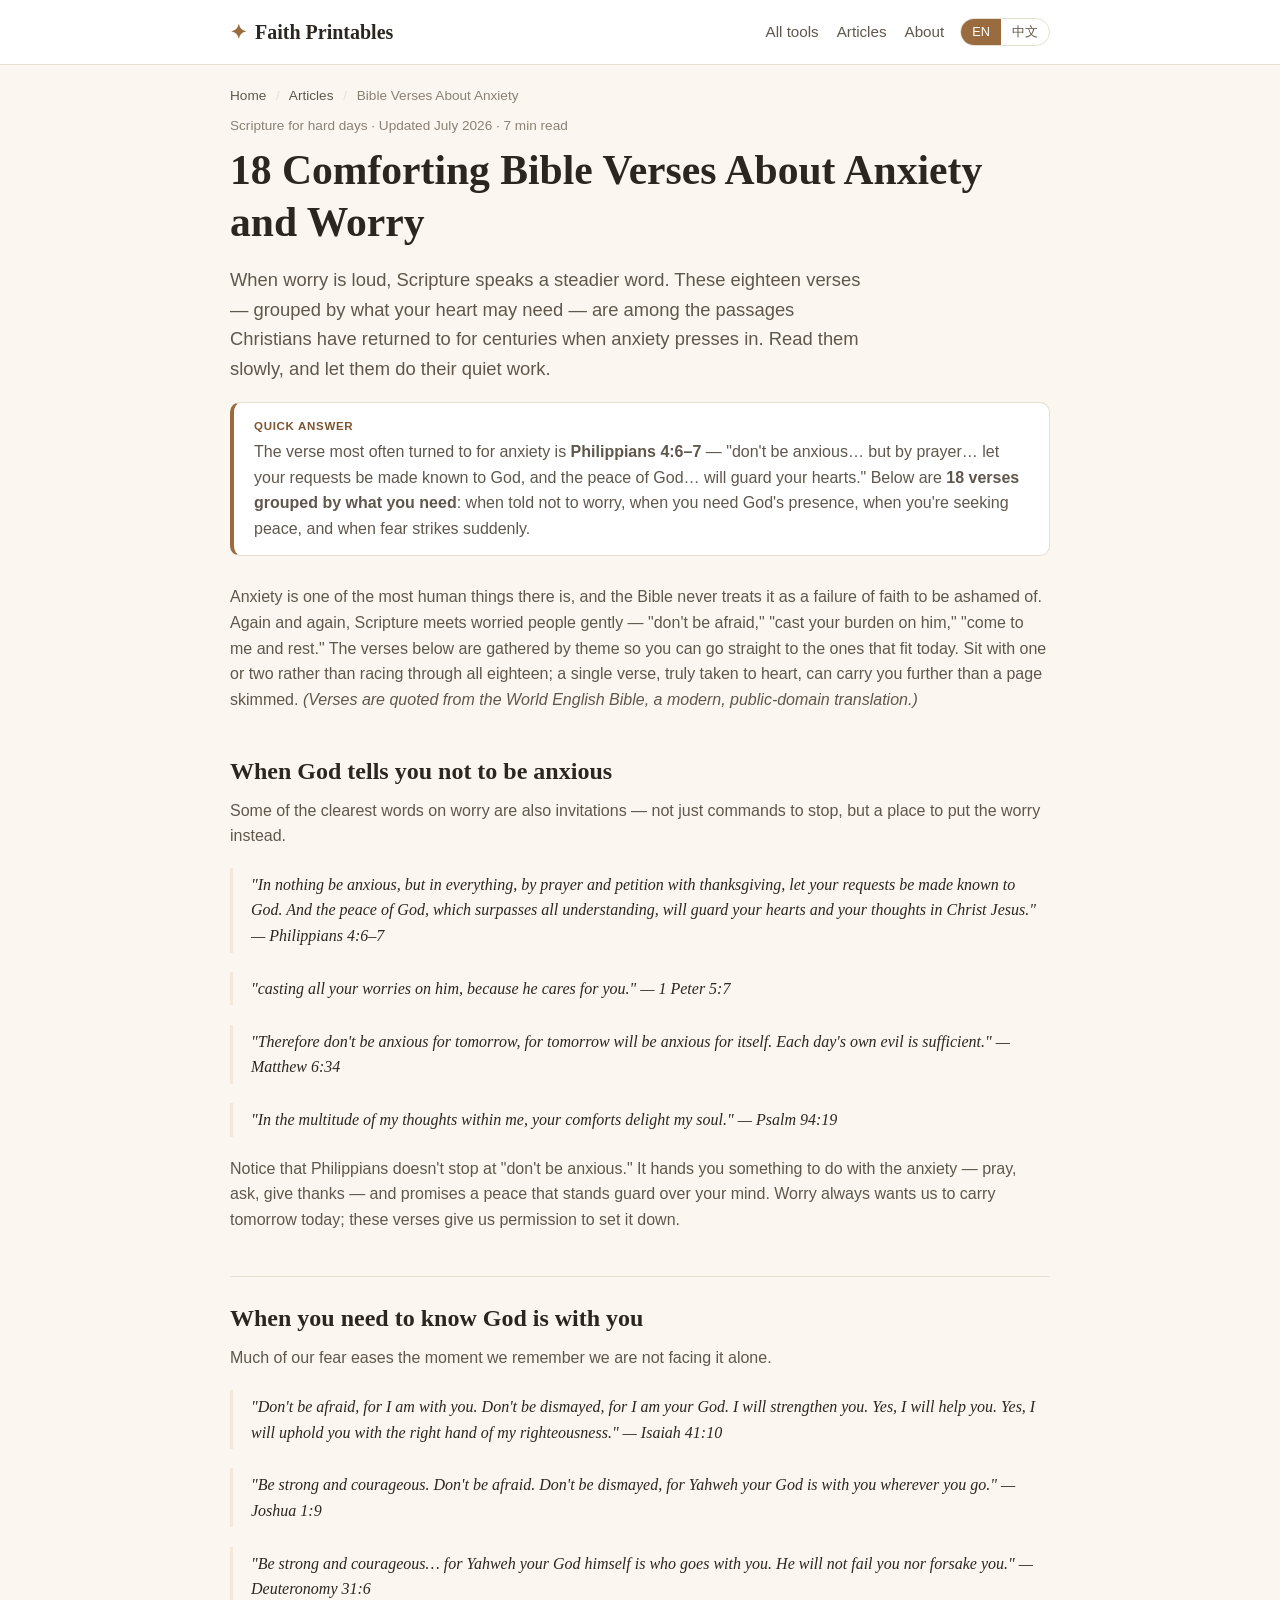
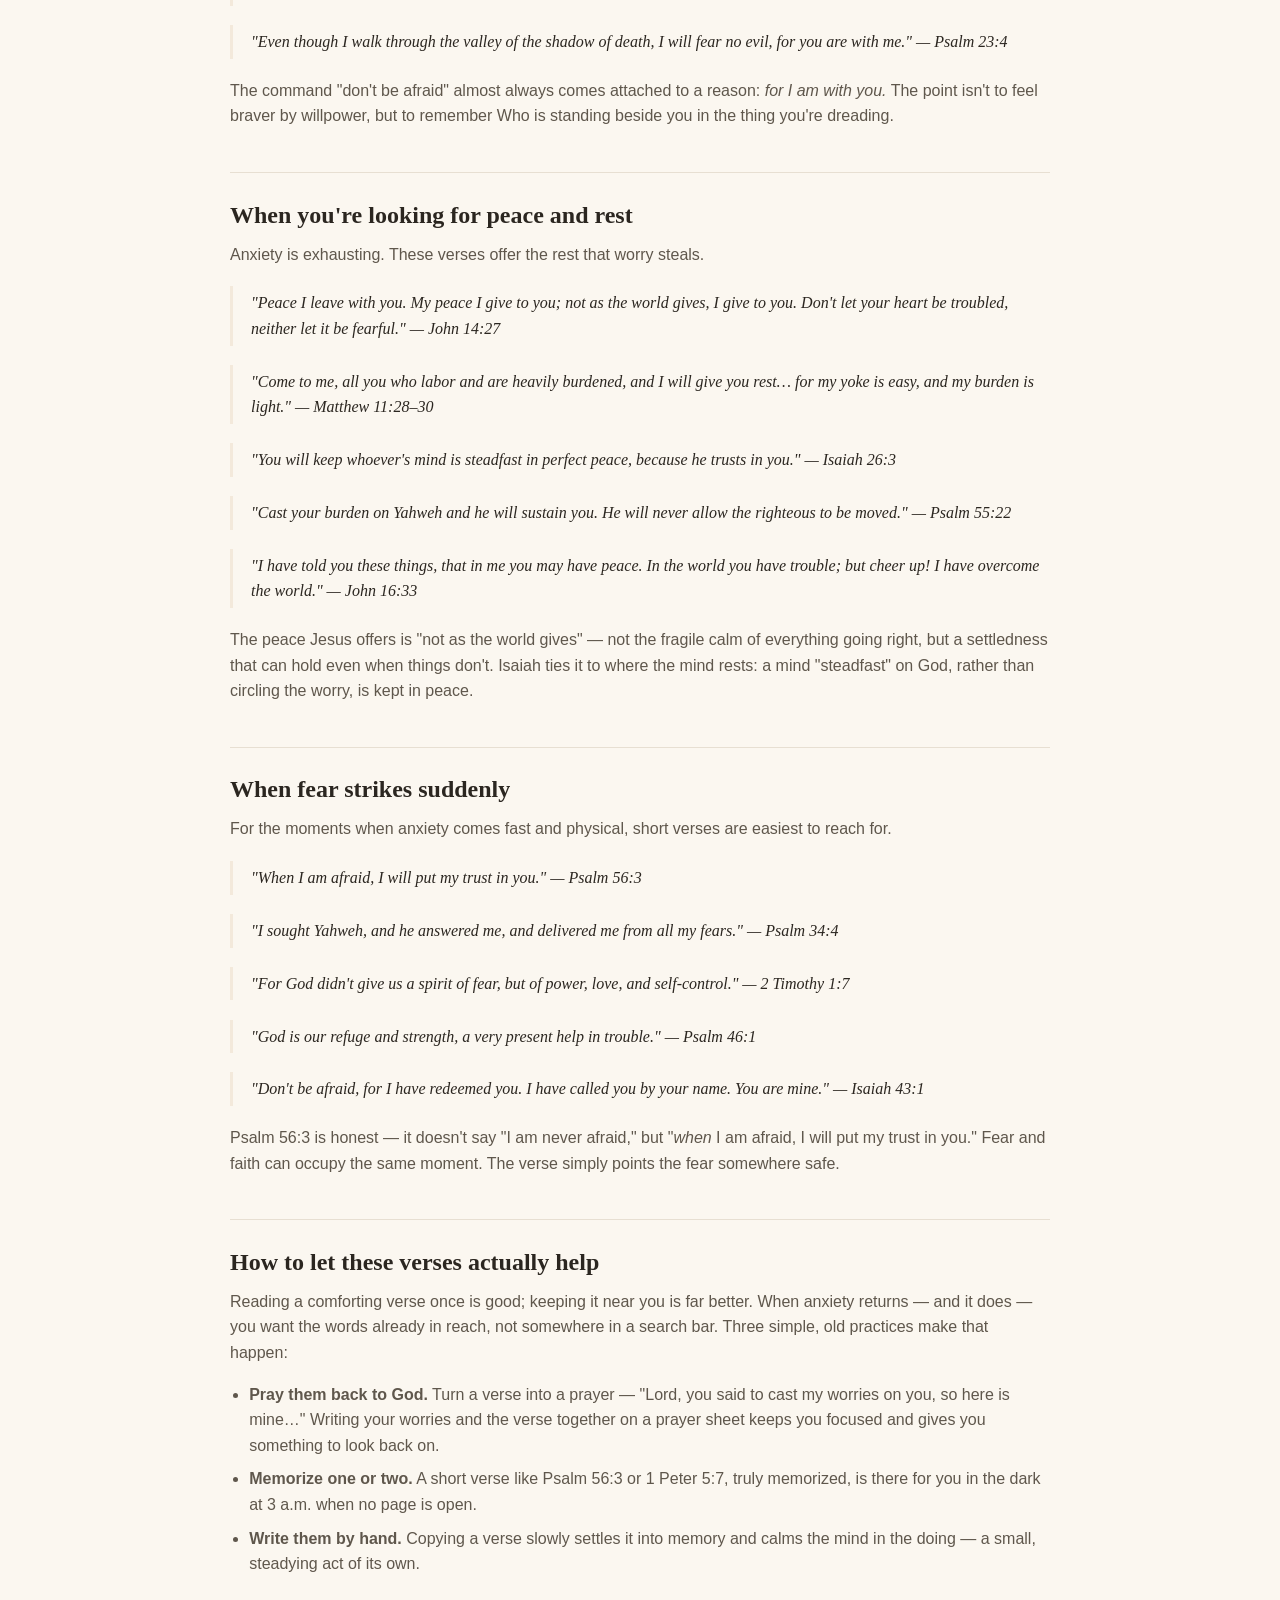
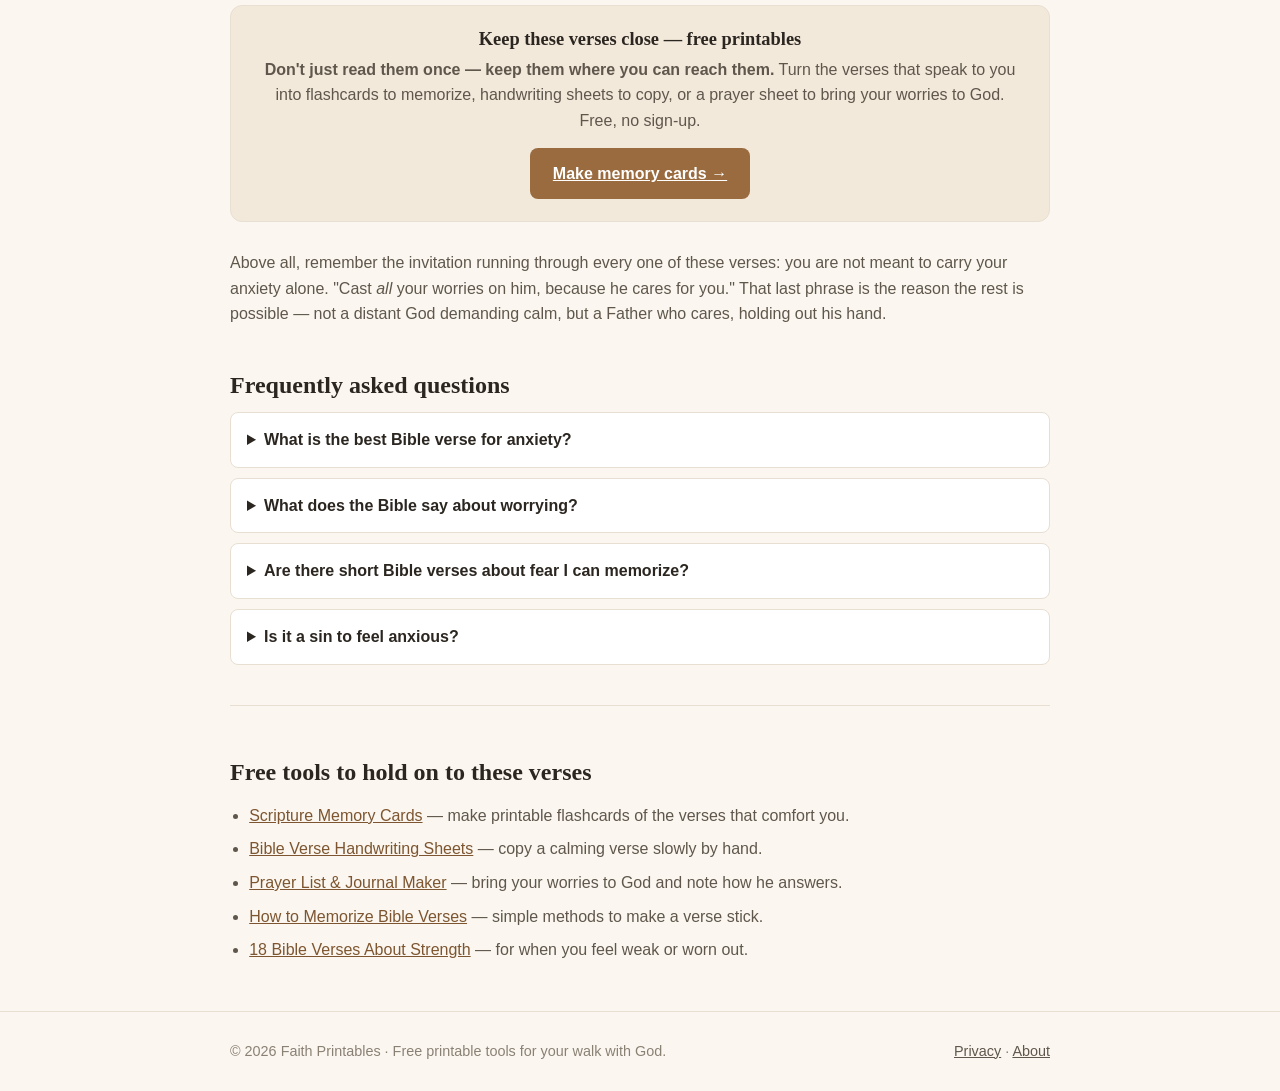
<file: blog/bible-verses-about-anxiety/index.html>
<!DOCTYPE html>
<html lang="en">
<head>
  <meta charset="UTF-8">
  <meta name="viewport" content="width=device-width, initial-scale=1.0">
  <title>18 Comforting Bible Verses About Anxiety and Worry · Faith Printables</title>
  <meta name="description" content="18 comforting Bible verses about anxiety, fear, and worry — grouped by theme, with short reflections and simple ways to pray, memorize, and hold on to them. Free printable tools included.">
  <link rel="canonical" href="https://faithprintables.com/blog/bible-verses-about-anxiety/">
  <meta property="og:type" content="article">
  <meta property="og:title" content="18 Comforting Bible Verses About Anxiety and Worry">
  <meta property="og:description" content="Comforting Bible verses about anxiety and fear, grouped by theme with short reflections — plus simple ways to pray and memorize them.">
  <meta property="og:url" content="https://faithprintables.com/blog/bible-verses-about-anxiety/">
  <link rel="icon" type="image/svg+xml" href="/favicon.svg">
  <link rel="stylesheet" href="../../css/base.css">
</head>
<body>
  <header class="site-header">
    <div class="wrap">
      <a class="brand" href="../../index.html"><span class="mark">✦</span> Faith Printables</a>
      <nav class="site-nav">
        <a href="../../index.html" data-i18n="nav.all_tools">All tools</a>
        <a href="../index.html" data-i18n="nav.blog">Articles</a>
        <a href="../../about.html" data-i18n="nav.about">About</a>
        <span class="lang-switch">
          <button type="button" data-lang-btn="en">EN</button>
          <button type="button" data-lang-btn="zh">中文</button>
        </span>
      </nav>
    </div>
  </header>

  <main class="wrap">
    <nav class="breadcrumb" aria-label="Breadcrumb">
      <a href="../../index.html">Home</a>
      <span class="sep">/</span>
      <a href="../index.html" data-i18n="nav.blog">Articles</a>
      <span class="sep">/</span>
      <span>Bible Verses About Anxiety</span>
    </nav>

    <article class="post prose">
      <header>
        <p class="post-meta">Scripture for hard days · Updated July 2026 · 7 min read</p>
        <h1>18 Comforting Bible Verses About Anxiety and Worry</h1>
        <p class="lede">When worry is loud, Scripture speaks a steadier word. These eighteen verses —
          grouped by what your heart may need — are among the passages Christians have returned to for
          centuries when anxiety presses in. Read them slowly, and let them do their quiet work.</p>
      </header>

      <div class="quick-answer">
        <span class="qa-label">Quick answer</span>
        <p>The verse most often turned to for anxiety is <strong>Philippians 4:6–7</strong> — "don't be
          anxious… but by prayer… let your requests be made known to God, and the peace of God… will
          guard your hearts." Below are <strong>18 verses grouped by what you need</strong>: when told
          not to worry, when you need God's presence, when you're seeking peace, and when fear strikes
          suddenly.</p>
      </div>

      <p>Anxiety is one of the most human things there is, and the Bible never treats it as a failure
        of faith to be ashamed of. Again and again, Scripture meets worried people gently — "don't be
        afraid," "cast your burden on him," "come to me and rest." The verses below are gathered by
        theme so you can go straight to the ones that fit today. Sit with one or two rather than racing
        through all eighteen; a single verse, truly taken to heart, can carry you further than a page
        skimmed. <em>(Verses are quoted from the World English Bible, a modern, public-domain
        translation.)</em></p>

      <h2>When God tells you not to be anxious</h2>
      <p>Some of the clearest words on worry are also invitations — not just commands to stop, but a
        place to put the worry instead.</p>
      <blockquote>"In nothing be anxious, but in everything, by prayer and petition with thanksgiving,
        let your requests be made known to God. And the peace of God, which surpasses all
        understanding, will guard your hearts and your thoughts in Christ Jesus." — Philippians 4:6–7</blockquote>
      <blockquote>"casting all your worries on him, because he cares for you." — 1 Peter 5:7</blockquote>
      <blockquote>"Therefore don't be anxious for tomorrow, for tomorrow will be anxious for itself.
        Each day's own evil is sufficient." — Matthew 6:34</blockquote>
      <blockquote>"In the multitude of my thoughts within me, your comforts delight my soul." — Psalm 94:19</blockquote>
      <p>Notice that Philippians doesn't stop at "don't be anxious." It hands you something to do with
        the anxiety — pray, ask, give thanks — and promises a peace that stands guard over your mind.
        Worry always wants us to carry tomorrow today; these verses give us permission to set it down.</p>

      <h2>When you need to know God is with you</h2>
      <p>Much of our fear eases the moment we remember we are not facing it alone.</p>
      <blockquote>"Don't be afraid, for I am with you. Don't be dismayed, for I am your God. I will
        strengthen you. Yes, I will help you. Yes, I will uphold you with the right hand of my
        righteousness." — Isaiah 41:10</blockquote>
      <blockquote>"Be strong and courageous. Don't be afraid. Don't be dismayed, for Yahweh your God is
        with you wherever you go." — Joshua 1:9</blockquote>
      <blockquote>"Be strong and courageous… for Yahweh your God himself is who goes with you. He will
        not fail you nor forsake you." — Deuteronomy 31:6</blockquote>
      <blockquote>"Even though I walk through the valley of the shadow of death, I will fear no evil, for
        you are with me." — Psalm 23:4</blockquote>
      <p>The command "don't be afraid" almost always comes attached to a reason: <em>for I am with
        you.</em> The point isn't to feel braver by willpower, but to remember Who is standing beside
        you in the thing you're dreading.</p>

      <h2>When you're looking for peace and rest</h2>
      <p>Anxiety is exhausting. These verses offer the rest that worry steals.</p>
      <blockquote>"Peace I leave with you. My peace I give to you; not as the world gives, I give to
        you. Don't let your heart be troubled, neither let it be fearful." — John 14:27</blockquote>
      <blockquote>"Come to me, all you who labor and are heavily burdened, and I will give you rest…
        for my yoke is easy, and my burden is light." — Matthew 11:28–30</blockquote>
      <blockquote>"You will keep whoever's mind is steadfast in perfect peace, because he trusts in
        you." — Isaiah 26:3</blockquote>
      <blockquote>"Cast your burden on Yahweh and he will sustain you. He will never allow the
        righteous to be moved." — Psalm 55:22</blockquote>
      <blockquote>"I have told you these things, that in me you may have peace. In the world you have
        trouble; but cheer up! I have overcome the world." — John 16:33</blockquote>
      <p>The peace Jesus offers is "not as the world gives" — not the fragile calm of everything going
        right, but a settledness that can hold even when things don't. Isaiah ties it to where the mind
        rests: a mind "steadfast" on God, rather than circling the worry, is kept in peace.</p>

      <h2>When fear strikes suddenly</h2>
      <p>For the moments when anxiety comes fast and physical, short verses are easiest to reach for.</p>
      <blockquote>"When I am afraid, I will put my trust in you." — Psalm 56:3</blockquote>
      <blockquote>"I sought Yahweh, and he answered me, and delivered me from all my fears." — Psalm 34:4</blockquote>
      <blockquote>"For God didn't give us a spirit of fear, but of power, love, and self-control." — 2 Timothy 1:7</blockquote>
      <blockquote>"God is our refuge and strength, a very present help in trouble." — Psalm 46:1</blockquote>
      <blockquote>"Don't be afraid, for I have redeemed you. I have called you by your name. You are
        mine." — Isaiah 43:1</blockquote>
      <p>Psalm 56:3 is honest — it doesn't say "I am never afraid," but "<em>when</em> I am afraid, I
        will put my trust in you." Fear and faith can occupy the same moment. The verse simply points
        the fear somewhere safe.</p>

      <h2>How to let these verses actually help</h2>
      <p>Reading a comforting verse once is good; keeping it near you is far better. When anxiety
        returns — and it does — you want the words already in reach, not somewhere in a search bar.
        Three simple, old practices make that happen:</p>
      <ul>
        <li><strong>Pray them back to God.</strong> Turn a verse into a prayer — "Lord, you said to
          cast my worries on you, so here is mine…" Writing your worries and the verse together on a
          prayer sheet keeps you focused and gives you something to look back on.</li>
        <li><strong>Memorize one or two.</strong> A short verse like Psalm 56:3 or 1 Peter 5:7, truly
          memorized, is there for you in the dark at 3 a.m. when no page is open.</li>
        <li><strong>Write them by hand.</strong> Copying a verse slowly settles it into memory and
          calms the mind in the doing — a small, steadying act of its own.</li>
      </ul>

      <div class="cta-box">
        <h3>Keep these verses close — free printables</h3>
        <p><strong>Don't just read them once — keep them where you can reach them.</strong> Turn the
          verses that speak to you into flashcards to memorize, handwriting sheets to copy, or a prayer
          sheet to bring your worries to God. Free, no sign-up.</p>
        <a class="btn btn-primary" href="../../memory-cards/index.html">Make memory cards →</a>
      </div>

      <p>Above all, remember the invitation running through every one of these verses: you are not
        meant to carry your anxiety alone. "Cast <em>all</em> your worries on him, because he cares for
        you." That last phrase is the reason the rest is possible — not a distant God demanding calm,
        but a Father who cares, holding out his hand.</p>

      <div class="faq">
        <h2>Frequently asked questions</h2>
        <details>
          <summary>What is the best Bible verse for anxiety?</summary>
          <p>Philippians 4:6–7 is the passage most often turned to, because it doesn't only say "don't
            be anxious" — it tells you what to do instead (pray, ask, give thanks) and promises the
            peace of God to guard your heart and mind. 1 Peter 5:7 and Psalm 56:3 are also loved for
            their simplicity.</p>
        </details>
        <details>
          <summary>What does the Bible say about worrying?</summary>
          <p>The Bible repeatedly and gently urges us not to be consumed by worry — "don't be anxious
            for tomorrow" (Matthew 6:34) — and points us to trust God with what we cannot control,
            casting our cares on him because he cares for us (1 Peter 5:7).</p>
        </details>
        <details>
          <summary>Are there short Bible verses about fear I can memorize?</summary>
          <p>Yes. Some of the shortest and most powerful are "When I am afraid, I will put my trust in
            you" (Psalm 56:3), "casting all your worries on him, because he cares for you" (1 Peter
            5:7), and "God is our refuge and strength, a very present help in trouble" (Psalm 46:1).</p>
        </details>
        <details>
          <summary>Is it a sin to feel anxious?</summary>
          <p>Feeling anxious is part of being human, and Scripture treats worried people with
            tenderness rather than condemnation — think of Jesus' gentle "come to me… and I will give
            you rest" (Matthew 11:28). The Bible's encouragement is not to shame the feeling but to
            bring it to God rather than carry it alone.</p>
        </details>
      </div>

      <section class="related">
        <h2>Free tools to hold on to these verses</h2>
        <ul>
          <li><a href="../../memory-cards/index.html">Scripture Memory Cards</a> — make printable
            flashcards of the verses that comfort you.</li>
          <li><a href="../../copywork/index.html">Bible Verse Handwriting Sheets</a> — copy a calming
            verse slowly by hand.</li>
          <li><a href="../../prayer/index.html">Prayer List &amp; Journal Maker</a> — bring your worries
            to God and note how he answers.</li>
          <li><a href="../how-to-memorize-bible-verses/index.html">How to Memorize Bible Verses</a> —
            simple methods to make a verse stick.</li>
          <li><a href="../bible-verses-about-strength/index.html">18 Bible Verses About Strength</a> —
            for when you feel weak or worn out.</li>
        </ul>
      </section>
    </article>
  </main>

  <footer class="site-footer">
    <div class="wrap">
      <span>© <span id="year">2026</span> <span data-i18n="footer.copy_suffix">Faith Printables · Free printable tools for your walk with God.</span></span>
      <span><a href="../../privacy.html" data-i18n="footer.privacy">Privacy</a> · <a href="../../about.html" data-i18n="footer.about">About</a></span>
    </div>
  </footer>

  <script type="application/ld+json">
  {
    "@context": "https://schema.org",
    "@graph": [
      {
        "@type": "BlogPosting",
        "headline": "18 Comforting Bible Verses About Anxiety and Worry",
        "description": "18 comforting Bible verses about anxiety, fear, and worry — grouped by theme, with short reflections and simple ways to pray and memorize them.",
        "author": { "@type": "Organization", "name": "Faith Printables" },
        "publisher": { "@type": "Organization", "name": "Faith Printables", "url": "https://faithprintables.com/" },
        "datePublished": "2026-07-21",
        "dateModified": "2026-07-21",
        "mainEntityOfPage": "https://faithprintables.com/blog/bible-verses-about-anxiety/",
        "inLanguage": "en"
      },
      {
        "@type": "BreadcrumbList",
        "itemListElement": [
          { "@type": "ListItem", "position": 1, "name": "Home", "item": "https://faithprintables.com/" },
          { "@type": "ListItem", "position": 2, "name": "Articles", "item": "https://faithprintables.com/blog/" },
          { "@type": "ListItem", "position": 3, "name": "Bible Verses About Anxiety", "item": "https://faithprintables.com/blog/bible-verses-about-anxiety/" }
        ]
      },
      {
        "@type": "FAQPage",
        "mainEntity": [
          { "@type": "Question", "name": "What is the best Bible verse for anxiety?", "acceptedAnswer": { "@type": "Answer", "text": "Philippians 4:6-7 is the passage most often turned to, because it doesn't only say don't be anxious — it tells you what to do instead (pray, ask, give thanks) and promises the peace of God to guard your heart and mind. 1 Peter 5:7 and Psalm 56:3 are also loved for their simplicity." } },
          { "@type": "Question", "name": "What does the Bible say about worrying?", "acceptedAnswer": { "@type": "Answer", "text": "The Bible repeatedly and gently urges us not to be consumed by worry — don't be anxious for tomorrow (Matthew 6:34) — and points us to trust God with what we cannot control, casting our cares on him because he cares for us (1 Peter 5:7)." } },
          { "@type": "Question", "name": "Are there short Bible verses about fear I can memorize?", "acceptedAnswer": { "@type": "Answer", "text": "Yes. Some of the shortest and most powerful are When I am afraid, I will put my trust in you (Psalm 56:3), casting all your worries on him, because he cares for you (1 Peter 5:7), and God is our refuge and strength, a very present help in trouble (Psalm 46:1)." } },
          { "@type": "Question", "name": "Is it a sin to feel anxious?", "acceptedAnswer": { "@type": "Answer", "text": "Feeling anxious is part of being human, and Scripture treats worried people with tenderness rather than condemnation — think of Jesus' gentle come to me and I will give you rest (Matthew 11:28). The Bible's encouragement is not to shame the feeling but to bring it to God rather than carry it alone." } }
        ]
      }
    ]
  }
  </script>

  <script src="../../js/i18n-common.js"></script>
  <script src="../../js/i18n.js"></script>
  <script>document.getElementById("year").textContent = new Date().getFullYear();</script>
  <!-- Cloudflare Web Analytics -->
  <script type="module" src="https://static.cloudflareinsights.com/beacon.min.js" data-cf-beacon='{"token": "88510c50ba01492f864a6d309e3aa100"}'></script>
</body>
</html>
</file>
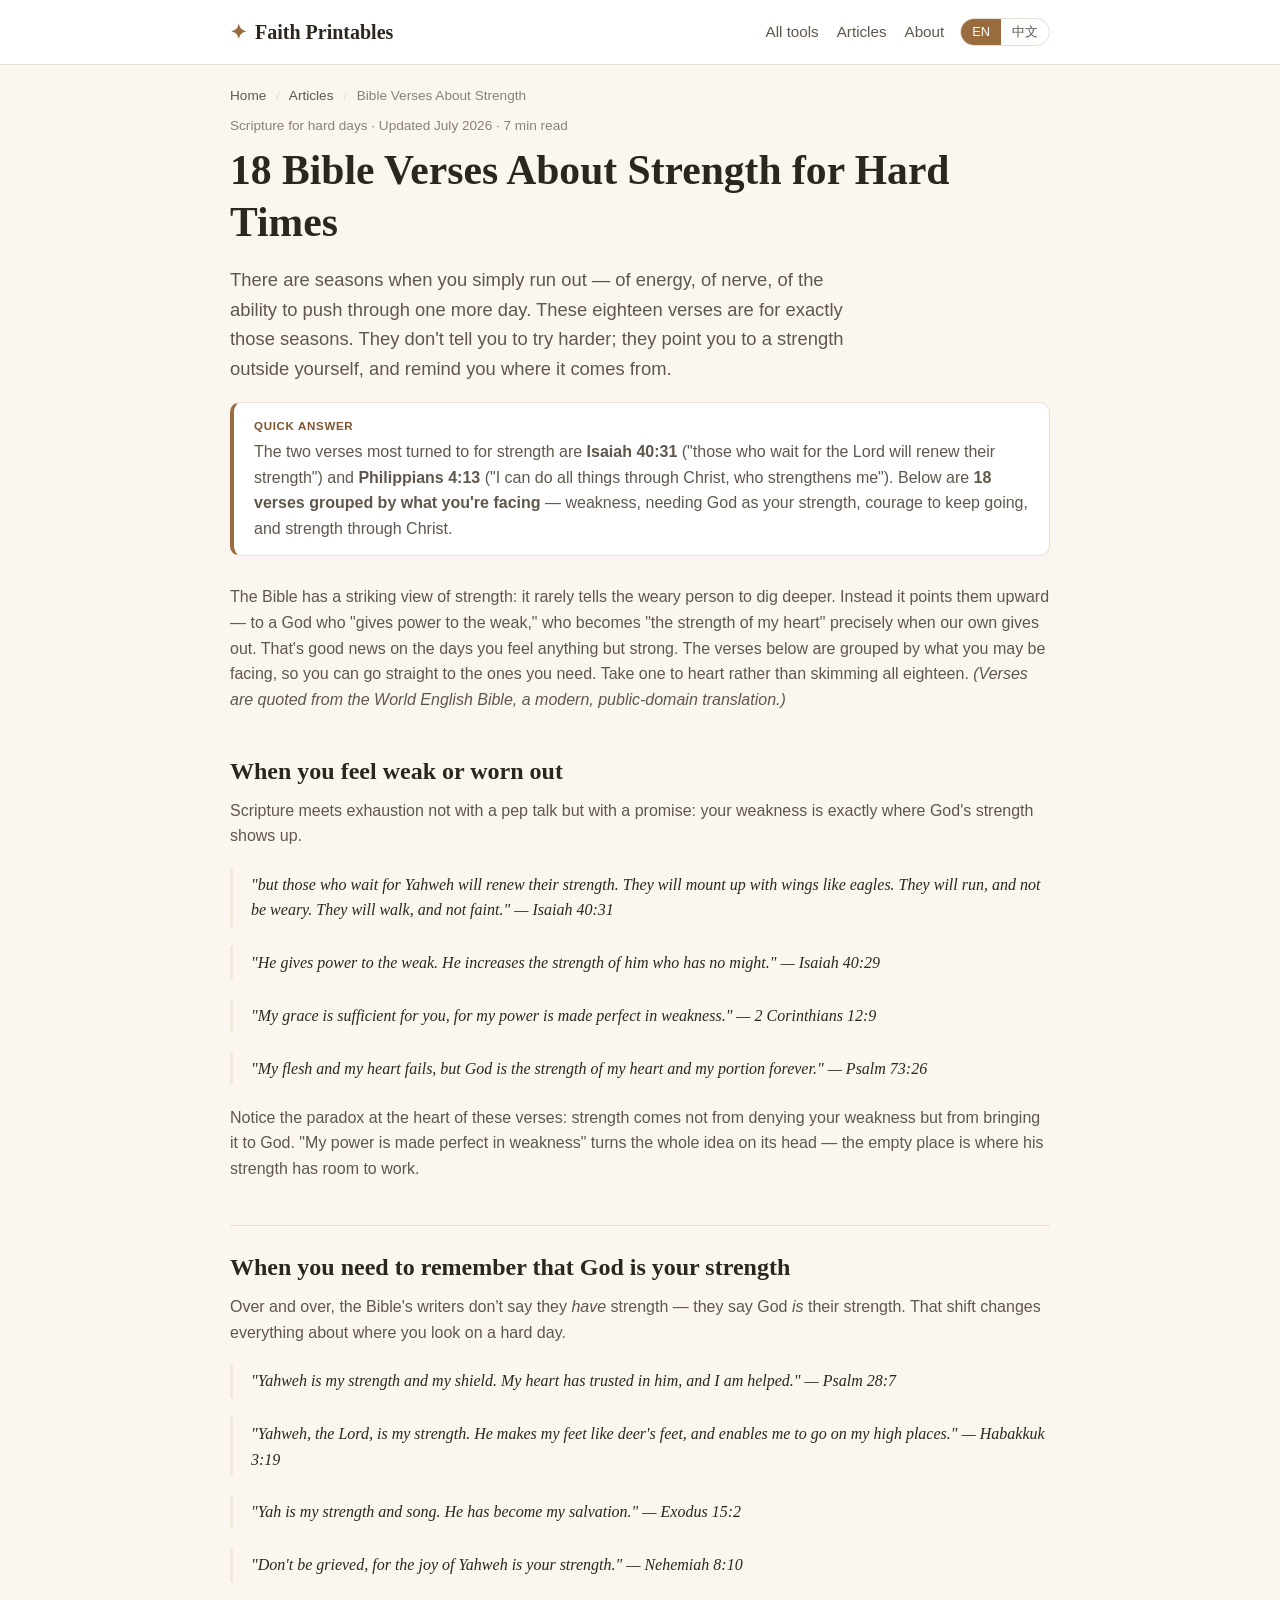
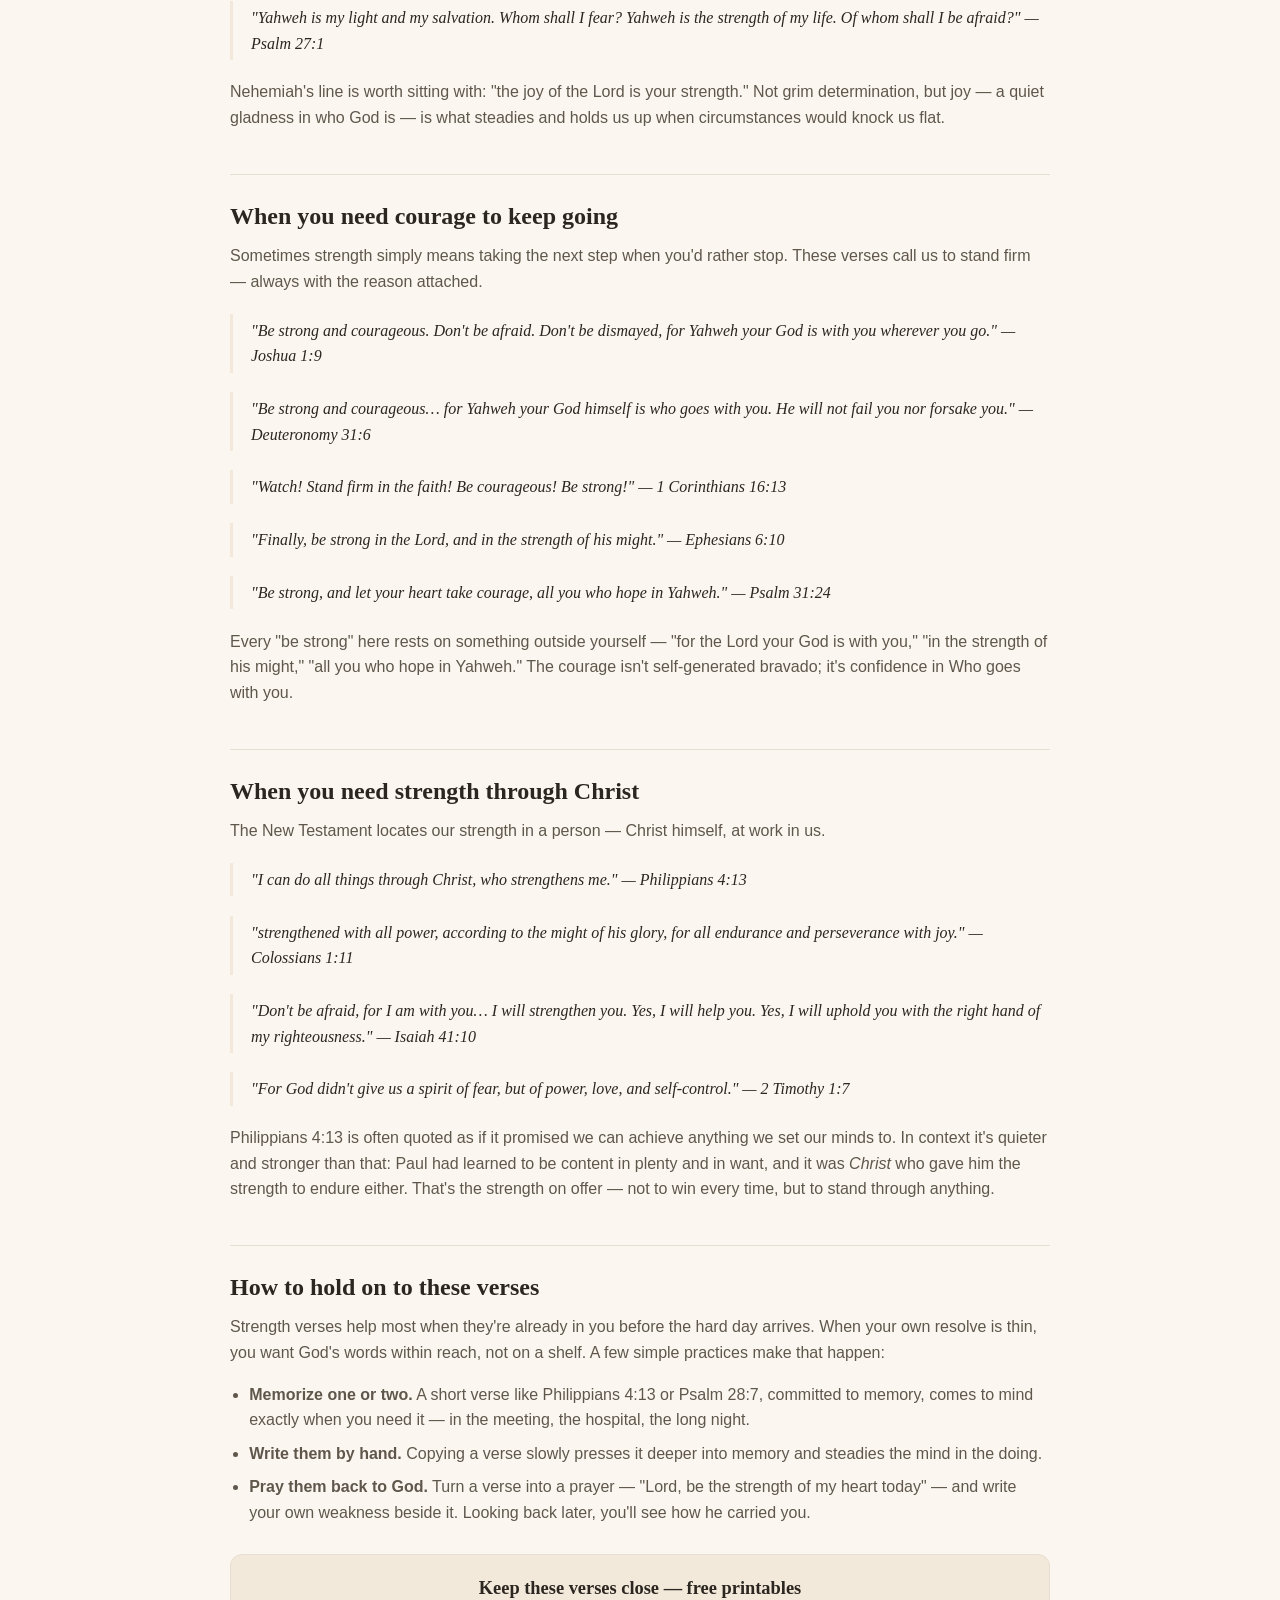
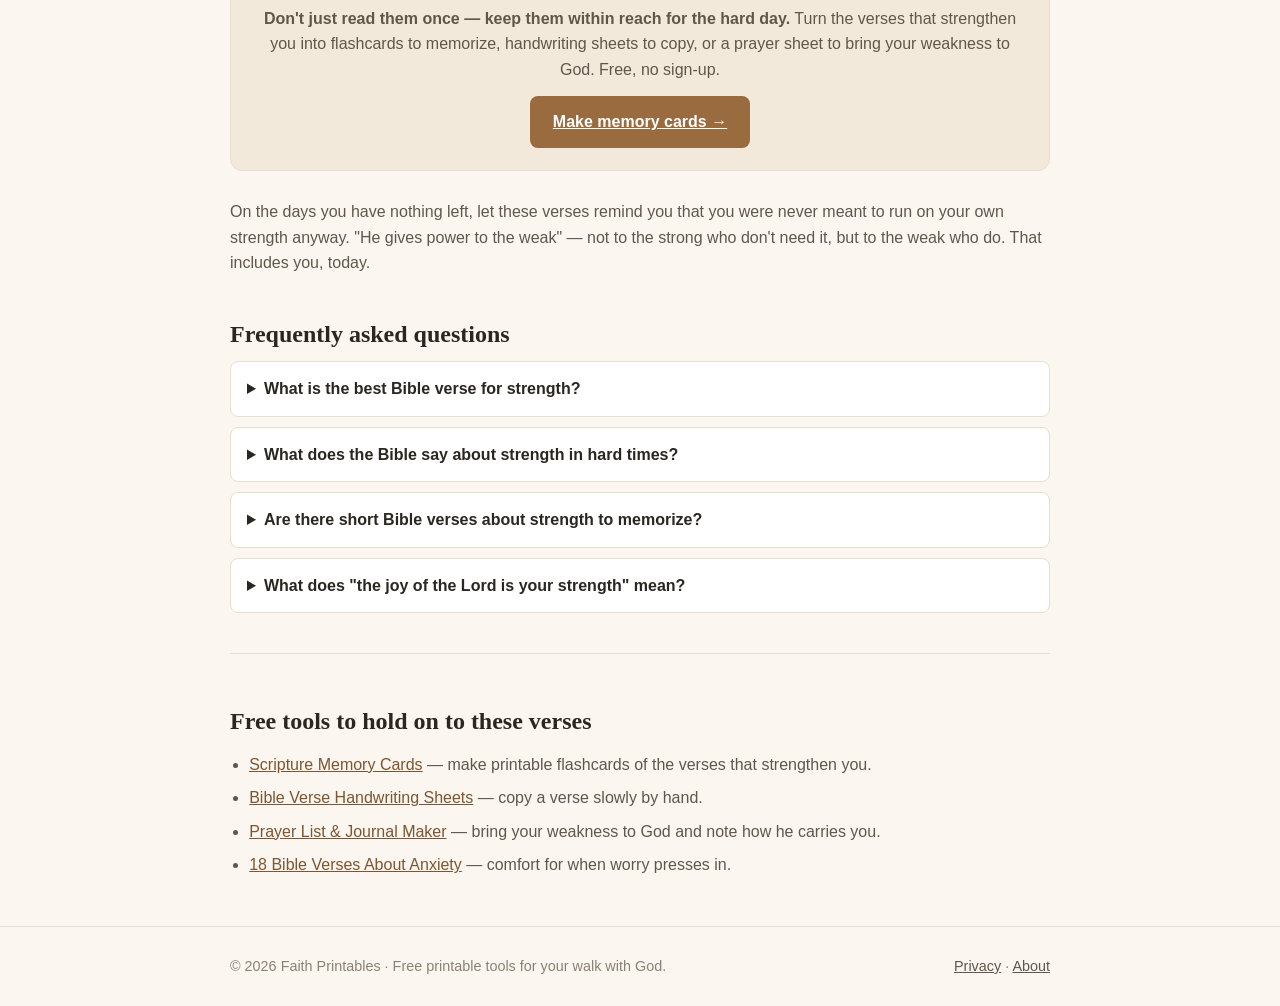
<file: blog/bible-verses-about-strength/index.html>
<!DOCTYPE html>
<html lang="en">
<head>
  <meta charset="UTF-8">
  <meta name="viewport" content="width=device-width, initial-scale=1.0">
  <title>18 Bible Verses About Strength for Hard Times · Faith Printables</title>
  <meta name="description" content="18 Bible verses about strength — for when you feel weak, worn out, or need courage to keep going. Grouped by theme with short reflections, plus free printable tools to memorize and pray them.">
  <link rel="canonical" href="https://faithprintables.com/blog/bible-verses-about-strength/">
  <meta property="og:type" content="article">
  <meta property="og:title" content="18 Bible Verses About Strength for Hard Times">
  <meta property="og:description" content="Bible verses about strength for when you feel weak or need courage — grouped by theme with short reflections and free printable tools.">
  <meta property="og:url" content="https://faithprintables.com/blog/bible-verses-about-strength/">
  <link rel="icon" type="image/svg+xml" href="/favicon.svg">
  <link rel="stylesheet" href="../../css/base.css">
</head>
<body>
  <header class="site-header">
    <div class="wrap">
      <a class="brand" href="../../index.html"><span class="mark">✦</span> Faith Printables</a>
      <nav class="site-nav">
        <a href="../../index.html" data-i18n="nav.all_tools">All tools</a>
        <a href="../index.html" data-i18n="nav.blog">Articles</a>
        <a href="../../about.html" data-i18n="nav.about">About</a>
        <span class="lang-switch">
          <button type="button" data-lang-btn="en">EN</button>
          <button type="button" data-lang-btn="zh">中文</button>
        </span>
      </nav>
    </div>
  </header>

  <main class="wrap">
    <nav class="breadcrumb" aria-label="Breadcrumb">
      <a href="../../index.html">Home</a>
      <span class="sep">/</span>
      <a href="../index.html" data-i18n="nav.blog">Articles</a>
      <span class="sep">/</span>
      <span>Bible Verses About Strength</span>
    </nav>

    <article class="post prose">
      <header>
        <p class="post-meta">Scripture for hard days · Updated July 2026 · 7 min read</p>
        <h1>18 Bible Verses About Strength for Hard Times</h1>
        <p class="lede">There are seasons when you simply run out — of energy, of nerve, of the ability
          to push through one more day. These eighteen verses are for exactly those seasons. They don't
          tell you to try harder; they point you to a strength outside yourself, and remind you where
          it comes from.</p>
      </header>

      <div class="quick-answer">
        <span class="qa-label">Quick answer</span>
        <p>The two verses most turned to for strength are <strong>Isaiah 40:31</strong> ("those who
          wait for the Lord will renew their strength") and <strong>Philippians 4:13</strong> ("I can
          do all things through Christ, who strengthens me"). Below are <strong>18 verses grouped by
          what you're facing</strong> — weakness, needing God as your strength, courage to keep going,
          and strength through Christ.</p>
      </div>

      <p>The Bible has a striking view of strength: it rarely tells the weary person to dig deeper.
        Instead it points them upward — to a God who "gives power to the weak," who becomes "the
        strength of my heart" precisely when our own gives out. That's good news on the days you feel
        anything but strong. The verses below are grouped by what you may be facing, so you can go
        straight to the ones you need. Take one to heart rather than skimming all eighteen. <em>(Verses
        are quoted from the World English Bible, a modern, public-domain translation.)</em></p>

      <h2>When you feel weak or worn out</h2>
      <p>Scripture meets exhaustion not with a pep talk but with a promise: your weakness is exactly
        where God's strength shows up.</p>
      <blockquote>"but those who wait for Yahweh will renew their strength. They will mount up with
        wings like eagles. They will run, and not be weary. They will walk, and not faint." — Isaiah 40:31</blockquote>
      <blockquote>"He gives power to the weak. He increases the strength of him who has no might." — Isaiah 40:29</blockquote>
      <blockquote>"My grace is sufficient for you, for my power is made perfect in weakness." — 2 Corinthians 12:9</blockquote>
      <blockquote>"My flesh and my heart fails, but God is the strength of my heart and my portion
        forever." — Psalm 73:26</blockquote>
      <p>Notice the paradox at the heart of these verses: strength comes not from denying your weakness
        but from bringing it to God. "My power is made perfect in weakness" turns the whole idea on its
        head — the empty place is where his strength has room to work.</p>

      <h2>When you need to remember that God is your strength</h2>
      <p>Over and over, the Bible's writers don't say they <em>have</em> strength — they say God
        <em>is</em> their strength. That shift changes everything about where you look on a hard day.</p>
      <blockquote>"Yahweh is my strength and my shield. My heart has trusted in him, and I am helped." — Psalm 28:7</blockquote>
      <blockquote>"Yahweh, the Lord, is my strength. He makes my feet like deer's feet, and enables me
        to go on my high places." — Habakkuk 3:19</blockquote>
      <blockquote>"Yah is my strength and song. He has become my salvation." — Exodus 15:2</blockquote>
      <blockquote>"Don't be grieved, for the joy of Yahweh is your strength." — Nehemiah 8:10</blockquote>
      <blockquote>"Yahweh is my light and my salvation. Whom shall I fear? Yahweh is the strength of my
        life. Of whom shall I be afraid?" — Psalm 27:1</blockquote>
      <p>Nehemiah's line is worth sitting with: "the joy of the Lord is your strength." Not grim
        determination, but joy — a quiet gladness in who God is — is what steadies and holds us up when
        circumstances would knock us flat.</p>

      <h2>When you need courage to keep going</h2>
      <p>Sometimes strength simply means taking the next step when you'd rather stop. These verses call
        us to stand firm — always with the reason attached.</p>
      <blockquote>"Be strong and courageous. Don't be afraid. Don't be dismayed, for Yahweh your God is
        with you wherever you go." — Joshua 1:9</blockquote>
      <blockquote>"Be strong and courageous… for Yahweh your God himself is who goes with you. He will
        not fail you nor forsake you." — Deuteronomy 31:6</blockquote>
      <blockquote>"Watch! Stand firm in the faith! Be courageous! Be strong!" — 1 Corinthians 16:13</blockquote>
      <blockquote>"Finally, be strong in the Lord, and in the strength of his might." — Ephesians 6:10</blockquote>
      <blockquote>"Be strong, and let your heart take courage, all you who hope in Yahweh." — Psalm 31:24</blockquote>
      <p>Every "be strong" here rests on something outside yourself — "for the Lord your God is with
        you," "in the strength of his might," "all you who hope in Yahweh." The courage isn't
        self-generated bravado; it's confidence in Who goes with you.</p>

      <h2>When you need strength through Christ</h2>
      <p>The New Testament locates our strength in a person — Christ himself, at work in us.</p>
      <blockquote>"I can do all things through Christ, who strengthens me." — Philippians 4:13</blockquote>
      <blockquote>"strengthened with all power, according to the might of his glory, for all endurance
        and perseverance with joy." — Colossians 1:11</blockquote>
      <blockquote>"Don't be afraid, for I am with you… I will strengthen you. Yes, I will help you. Yes,
        I will uphold you with the right hand of my righteousness." — Isaiah 41:10</blockquote>
      <blockquote>"For God didn't give us a spirit of fear, but of power, love, and self-control." — 2 Timothy 1:7</blockquote>
      <p>Philippians 4:13 is often quoted as if it promised we can achieve anything we set our minds
        to. In context it's quieter and stronger than that: Paul had learned to be content in plenty
        and in want, and it was <em>Christ</em> who gave him the strength to endure either. That's the
        strength on offer — not to win every time, but to stand through anything.</p>

      <h2>How to hold on to these verses</h2>
      <p>Strength verses help most when they're already in you before the hard day arrives. When your
        own resolve is thin, you want God's words within reach, not on a shelf. A few simple practices
        make that happen:</p>
      <ul>
        <li><strong>Memorize one or two.</strong> A short verse like Philippians 4:13 or Psalm 28:7,
          committed to memory, comes to mind exactly when you need it — in the meeting, the hospital,
          the long night.</li>
        <li><strong>Write them by hand.</strong> Copying a verse slowly presses it deeper into memory
          and steadies the mind in the doing.</li>
        <li><strong>Pray them back to God.</strong> Turn a verse into a prayer — "Lord, be the strength
          of my heart today" — and write your own weakness beside it. Looking back later, you'll see
          how he carried you.</li>
      </ul>

      <div class="cta-box">
        <h3>Keep these verses close — free printables</h3>
        <p><strong>Don't just read them once — keep them within reach for the hard day.</strong> Turn
          the verses that strengthen you into flashcards to memorize, handwriting sheets to copy, or a
          prayer sheet to bring your weakness to God. Free, no sign-up.</p>
        <a class="btn btn-primary" href="../../memory-cards/index.html">Make memory cards →</a>
      </div>

      <p>On the days you have nothing left, let these verses remind you that you were never meant to
        run on your own strength anyway. "He gives power to the weak" — not to the strong who don't
        need it, but to the weak who do. That includes you, today.</p>

      <div class="faq">
        <h2>Frequently asked questions</h2>
        <details>
          <summary>What is the best Bible verse for strength?</summary>
          <p>Isaiah 40:31 and Philippians 4:13 are the two most turned to. Isaiah promises that those
            who wait on the Lord "will renew their strength… run, and not be weary," while Philippians
            reminds us we can endure all things "through Christ, who strengthens me." Psalm 28:7 —
            "Yahweh is my strength and my shield" — is another favourite.</p>
        </details>
        <details>
          <summary>What does the Bible say about strength in hard times?</summary>
          <p>The Bible consistently points weary people away from self-effort and toward God as the
            source of strength — "He gives power to the weak" (Isaiah 40:29), and "My power is made
            perfect in weakness" (2 Corinthians 12:9). Our weakness is presented as the very place
            God's strength shows up.</p>
        </details>
        <details>
          <summary>Are there short Bible verses about strength to memorize?</summary>
          <p>Yes. Some of the shortest and most powerful are "I can do all things through Christ, who
            strengthens me" (Philippians 4:13), "the joy of Yahweh is your strength" (Nehemiah 8:10),
            and "be strong in the Lord, and in the strength of his might" (Ephesians 6:10).</p>
        </details>
        <details>
          <summary>What does "the joy of the Lord is your strength" mean?</summary>
          <p>From Nehemiah 8:10, it means that gladness in who God is — rather than grim willpower — is
            what sustains and steadies us. Joy rooted in God gives a resilience that circumstances
            can't easily take away.</p>
        </details>
      </div>

      <section class="related">
        <h2>Free tools to hold on to these verses</h2>
        <ul>
          <li><a href="../../memory-cards/index.html">Scripture Memory Cards</a> — make printable
            flashcards of the verses that strengthen you.</li>
          <li><a href="../../copywork/index.html">Bible Verse Handwriting Sheets</a> — copy a verse
            slowly by hand.</li>
          <li><a href="../../prayer/index.html">Prayer List &amp; Journal Maker</a> — bring your
            weakness to God and note how he carries you.</li>
          <li><a href="../bible-verses-about-anxiety/index.html">18 Bible Verses About Anxiety</a> —
            comfort for when worry presses in.</li>
        </ul>
      </section>
    </article>
  </main>

  <footer class="site-footer">
    <div class="wrap">
      <span>© <span id="year">2026</span> <span data-i18n="footer.copy_suffix">Faith Printables · Free printable tools for your walk with God.</span></span>
      <span><a href="../../privacy.html" data-i18n="footer.privacy">Privacy</a> · <a href="../../about.html" data-i18n="footer.about">About</a></span>
    </div>
  </footer>

  <script type="application/ld+json">
  {
    "@context": "https://schema.org",
    "@graph": [
      {
        "@type": "BlogPosting",
        "headline": "18 Bible Verses About Strength for Hard Times",
        "description": "18 Bible verses about strength — for when you feel weak, worn out, or need courage to keep going. Grouped by theme with short reflections.",
        "author": { "@type": "Organization", "name": "Faith Printables" },
        "publisher": { "@type": "Organization", "name": "Faith Printables", "url": "https://faithprintables.com/" },
        "datePublished": "2026-07-21",
        "dateModified": "2026-07-21",
        "mainEntityOfPage": "https://faithprintables.com/blog/bible-verses-about-strength/",
        "inLanguage": "en"
      },
      {
        "@type": "BreadcrumbList",
        "itemListElement": [
          { "@type": "ListItem", "position": 1, "name": "Home", "item": "https://faithprintables.com/" },
          { "@type": "ListItem", "position": 2, "name": "Articles", "item": "https://faithprintables.com/blog/" },
          { "@type": "ListItem", "position": 3, "name": "Bible Verses About Strength", "item": "https://faithprintables.com/blog/bible-verses-about-strength/" }
        ]
      },
      {
        "@type": "FAQPage",
        "mainEntity": [
          { "@type": "Question", "name": "What is the best Bible verse for strength?", "acceptedAnswer": { "@type": "Answer", "text": "Isaiah 40:31 and Philippians 4:13 are the two most turned to. Isaiah promises that those who wait on the Lord will renew their strength, run and not be weary, while Philippians reminds us we can endure all things through Christ, who strengthens me. Psalm 28:7 is another favourite." } },
          { "@type": "Question", "name": "What does the Bible say about strength in hard times?", "acceptedAnswer": { "@type": "Answer", "text": "The Bible consistently points weary people away from self-effort and toward God as the source of strength — He gives power to the weak (Isaiah 40:29), and My power is made perfect in weakness (2 Corinthians 12:9). Our weakness is presented as the very place God's strength shows up." } },
          { "@type": "Question", "name": "Are there short Bible verses about strength to memorize?", "acceptedAnswer": { "@type": "Answer", "text": "Yes. Some of the shortest and most powerful are I can do all things through Christ, who strengthens me (Philippians 4:13), the joy of Yahweh is your strength (Nehemiah 8:10), and be strong in the Lord, and in the strength of his might (Ephesians 6:10)." } },
          { "@type": "Question", "name": "What does the joy of the Lord is your strength mean?", "acceptedAnswer": { "@type": "Answer", "text": "From Nehemiah 8:10, it means that gladness in who God is — rather than grim willpower — is what sustains and steadies us. Joy rooted in God gives a resilience that circumstances can't easily take away." } }
        ]
      }
    ]
  }
  </script>

  <script src="../../js/i18n-common.js"></script>
  <script src="../../js/i18n.js"></script>
  <script>document.getElementById("year").textContent = new Date().getFullYear();</script>
  <!-- Cloudflare Web Analytics -->
  <script type="module" src="https://static.cloudflareinsights.com/beacon.min.js" data-cf-beacon='{"token": "88510c50ba01492f864a6d309e3aa100"}'></script>
</body>
</html>
</file>
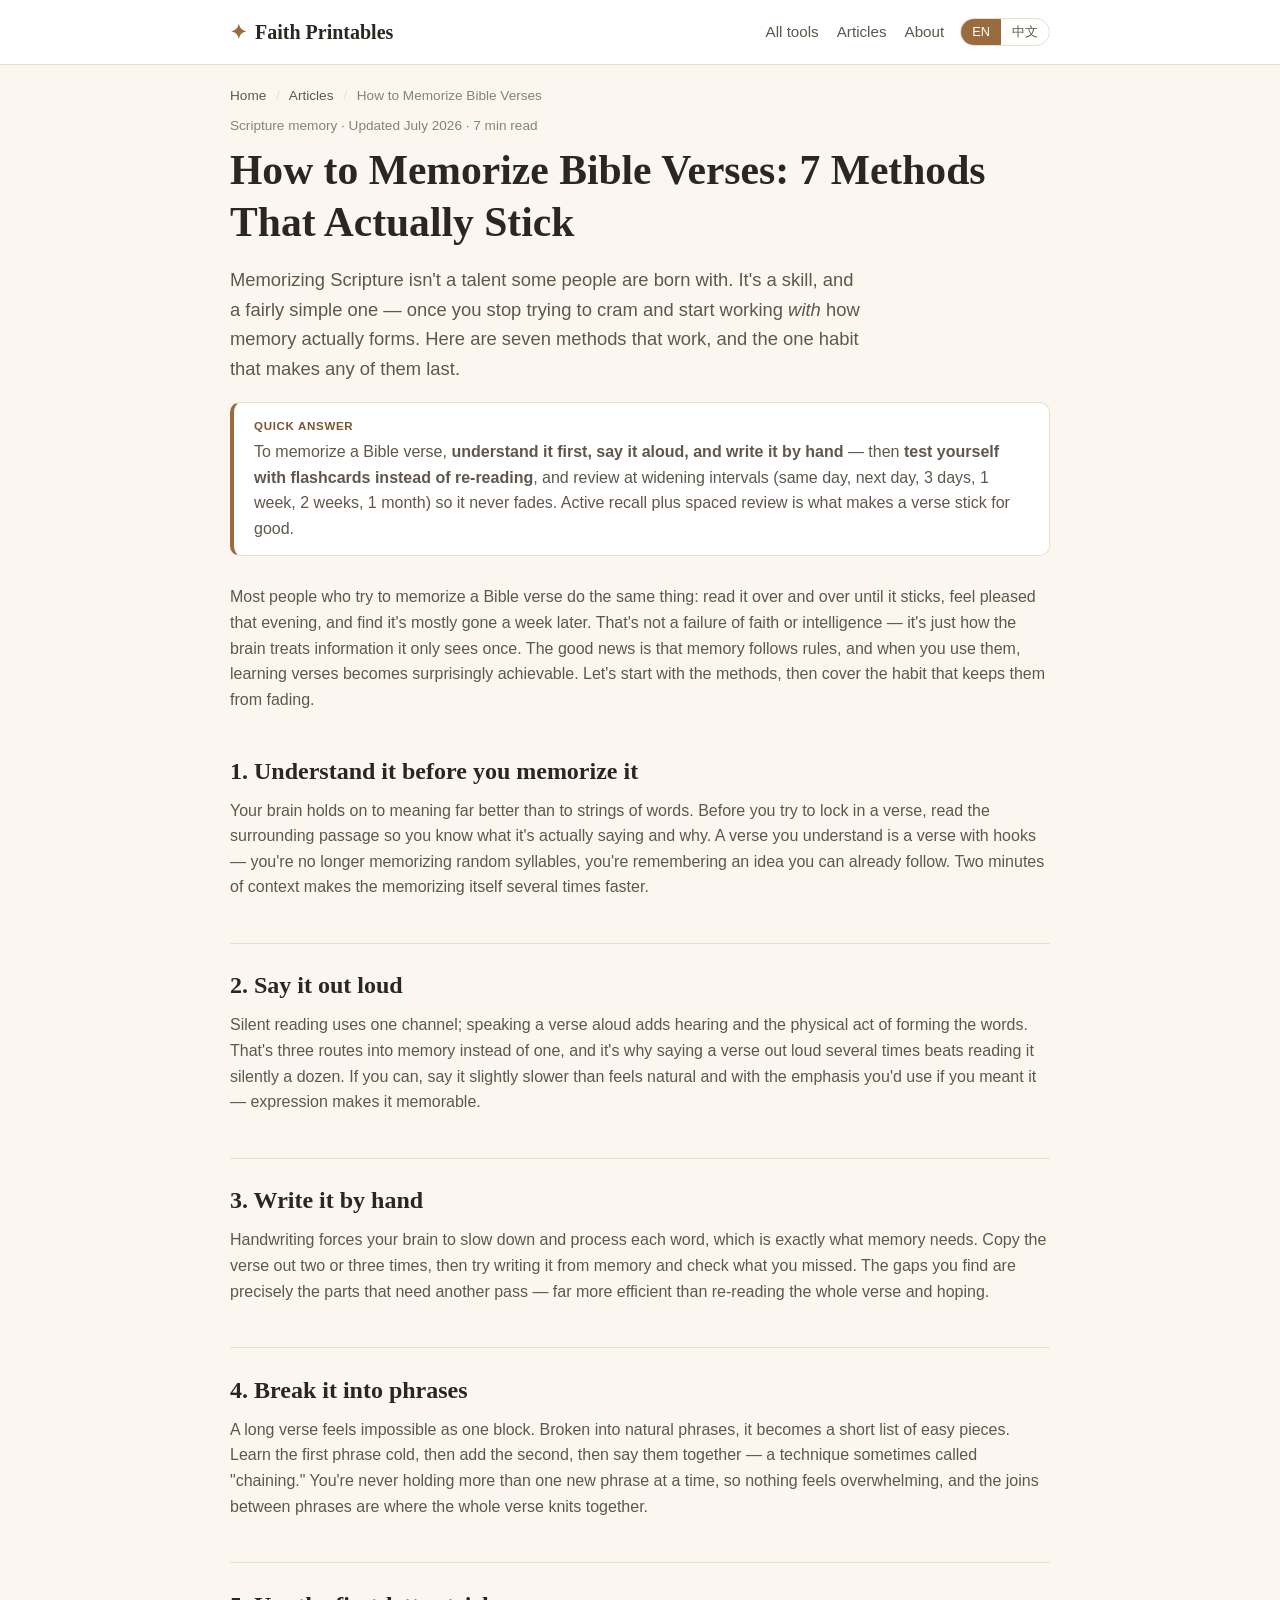
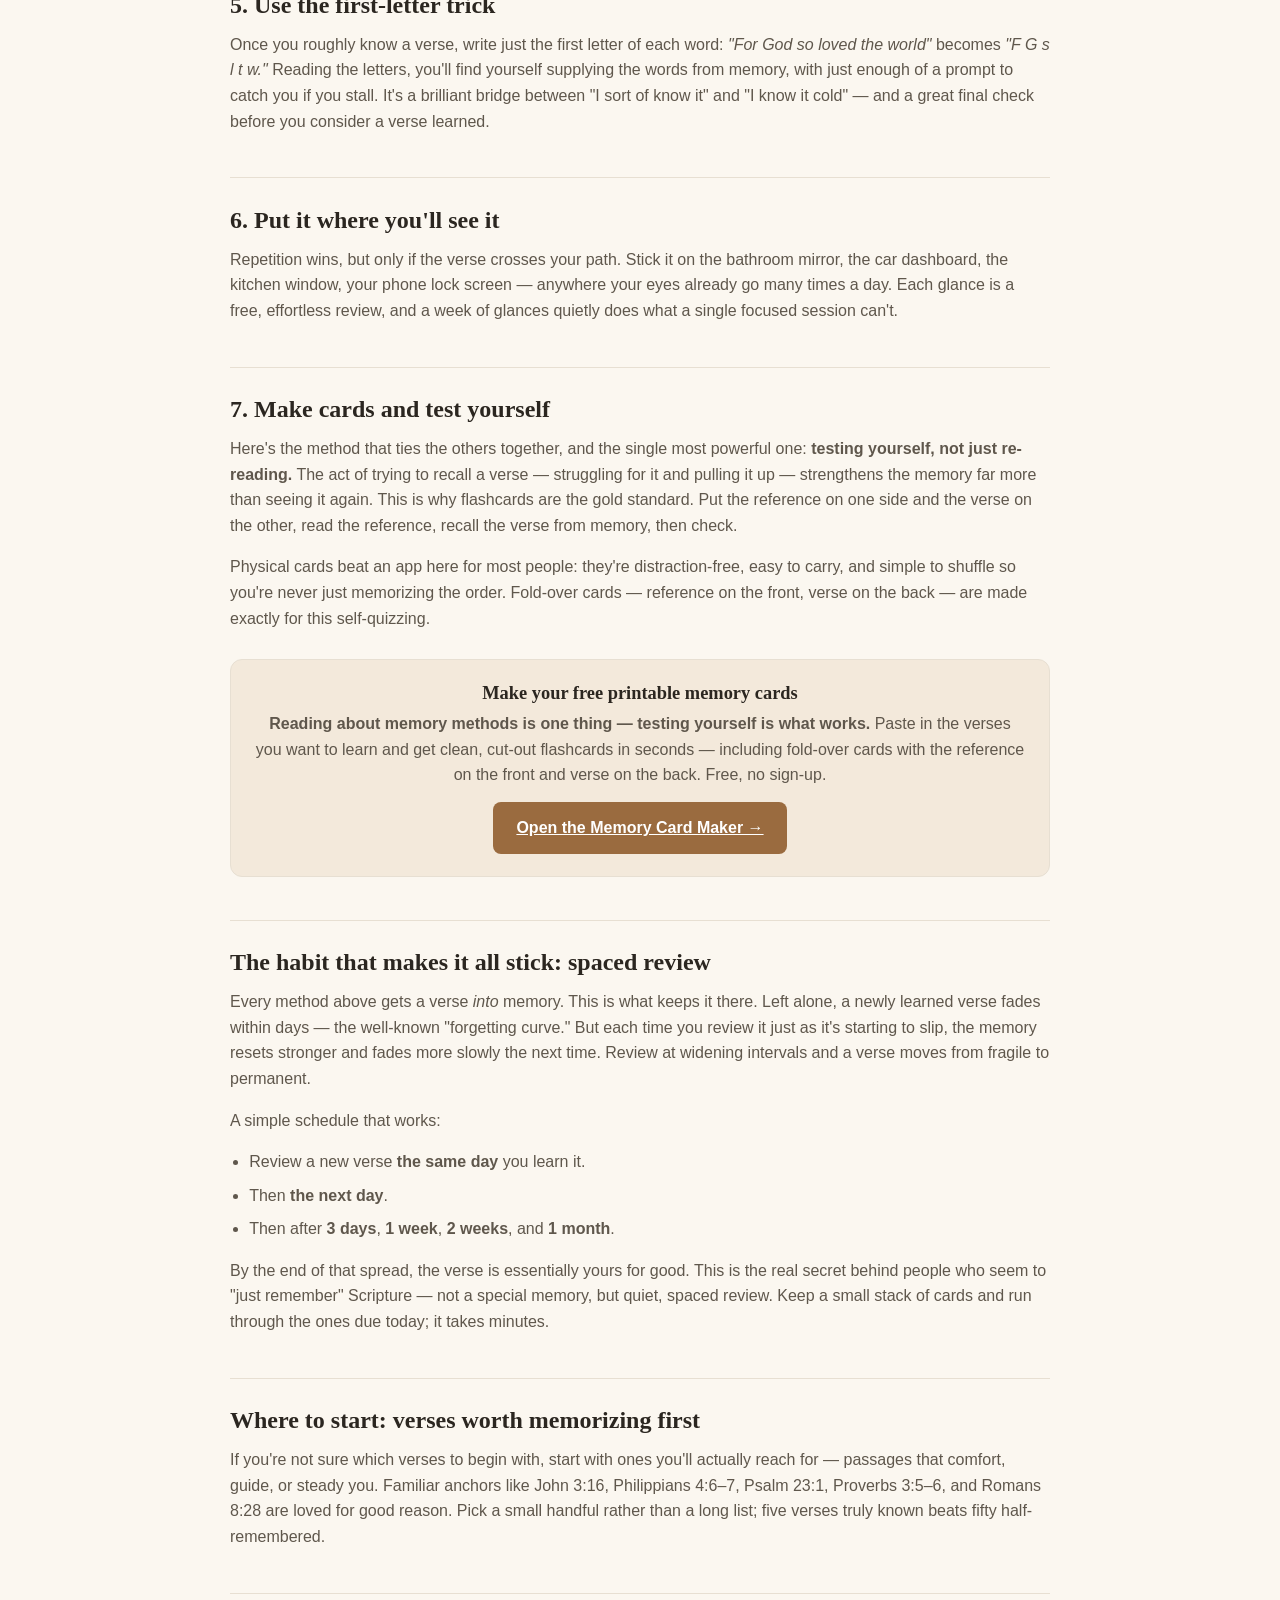
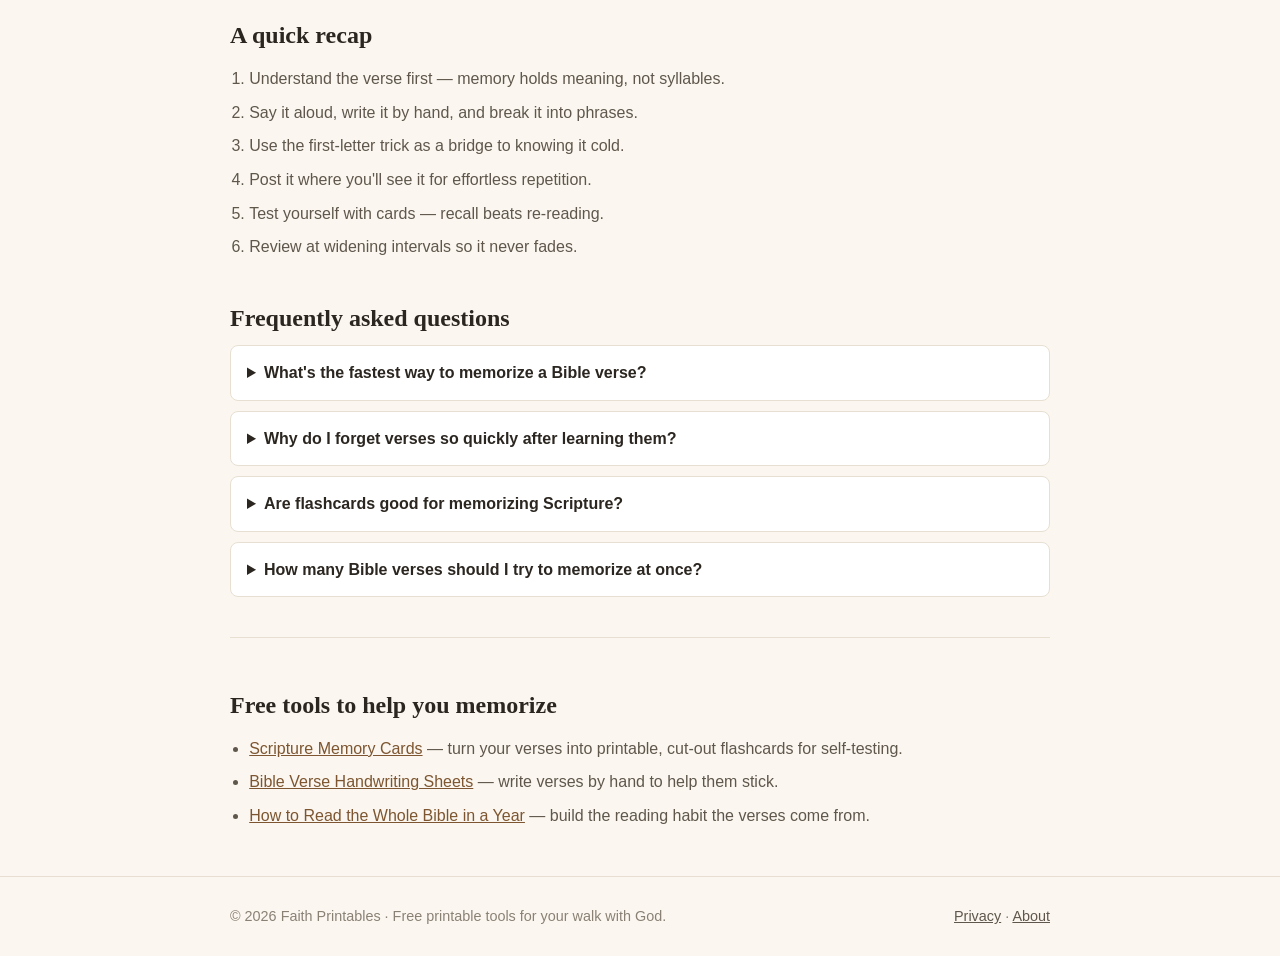
<file: blog/how-to-memorize-bible-verses/index.html>
<!DOCTYPE html>
<html lang="en">
<head>
  <meta charset="UTF-8">
  <meta name="viewport" content="width=device-width, initial-scale=1.0">
  <title>How to Memorize Bible Verses: 7 Methods That Actually Stick · Faith Printables</title>
  <meta name="description" content="A practical guide to memorizing Bible verses and actually remembering them — 7 proven methods, how to beat forgetting with spaced review, and a free printable memory-card maker.">
  <link rel="canonical" href="https://faithprintables.com/blog/how-to-memorize-bible-verses/">
  <meta property="og:type" content="article">
  <meta property="og:title" content="How to Memorize Bible Verses: 7 Methods That Actually Stick">
  <meta property="og:description" content="7 proven methods for memorizing Scripture, how spaced review beats forgetting, and a free printable memory-card maker.">
  <meta property="og:url" content="https://faithprintables.com/blog/how-to-memorize-bible-verses/">
  <link rel="icon" type="image/svg+xml" href="/favicon.svg">
  <link rel="stylesheet" href="../../css/base.css">
</head>
<body>
  <header class="site-header">
    <div class="wrap">
      <a class="brand" href="../../index.html"><span class="mark">✦</span> Faith Printables</a>
      <nav class="site-nav">
        <a href="../../index.html" data-i18n="nav.all_tools">All tools</a>
        <a href="../index.html" data-i18n="nav.blog">Articles</a>
        <a href="../../about.html" data-i18n="nav.about">About</a>
        <span class="lang-switch">
          <button type="button" data-lang-btn="en">EN</button>
          <button type="button" data-lang-btn="zh">中文</button>
        </span>
      </nav>
    </div>
  </header>

  <main class="wrap">
    <nav class="breadcrumb" aria-label="Breadcrumb">
      <a href="../../index.html">Home</a>
      <span class="sep">/</span>
      <a href="../index.html" data-i18n="nav.blog">Articles</a>
      <span class="sep">/</span>
      <span>How to Memorize Bible Verses</span>
    </nav>

    <article class="post prose">
      <header>
        <p class="post-meta">Scripture memory · Updated July 2026 · 7 min read</p>
        <h1>How to Memorize Bible Verses: 7 Methods That Actually Stick</h1>
        <p class="lede">Memorizing Scripture isn't a talent some people are born with. It's a skill,
          and a fairly simple one — once you stop trying to cram and start working <em>with</em> how
          memory actually forms. Here are seven methods that work, and the one habit that makes any of
          them last.</p>
      </header>

      <div class="quick-answer">
        <span class="qa-label">Quick answer</span>
        <p>To memorize a Bible verse, <strong>understand it first, say it aloud, and write it by
          hand</strong> — then <strong>test yourself with flashcards instead of re-reading</strong>,
          and review at widening intervals (same day, next day, 3 days, 1 week, 2 weeks, 1 month) so it
          never fades. Active recall plus spaced review is what makes a verse stick for good.</p>
      </div>

      <p>Most people who try to memorize a Bible verse do the same thing: read it over and over until
        it sticks, feel pleased that evening, and find it's mostly gone a week later. That's not a
        failure of faith or intelligence — it's just how the brain treats information it only sees
        once. The good news is that memory follows rules, and when you use them, learning verses
        becomes surprisingly achievable. Let's start with the methods, then cover the habit that keeps
        them from fading.</p>

      <h2>1. Understand it before you memorize it</h2>
      <p>Your brain holds on to meaning far better than to strings of words. Before you try to lock in
        a verse, read the surrounding passage so you know what it's actually saying and why. A verse
        you understand is a verse with hooks — you're no longer memorizing random syllables, you're
        remembering an idea you can already follow. Two minutes of context makes the memorizing itself
        several times faster.</p>

      <h2>2. Say it out loud</h2>
      <p>Silent reading uses one channel; speaking a verse aloud adds hearing and the physical act of
        forming the words. That's three routes into memory instead of one, and it's why saying a verse
        out loud several times beats reading it silently a dozen. If you can, say it slightly slower
        than feels natural and with the emphasis you'd use if you meant it — expression makes it
        memorable.</p>

      <h2>3. Write it by hand</h2>
      <p>Handwriting forces your brain to slow down and process each word, which is exactly what
        memory needs. Copy the verse out two or three times, then try writing it from memory and check
        what you missed. The gaps you find are precisely the parts that need another pass — far more
        efficient than re-reading the whole verse and hoping.</p>

      <h2>4. Break it into phrases</h2>
      <p>A long verse feels impossible as one block. Broken into natural phrases, it becomes a short
        list of easy pieces. Learn the first phrase cold, then add the second, then say them together
        — a technique sometimes called "chaining." You're never holding more than one new phrase at a
        time, so nothing feels overwhelming, and the joins between phrases are where the whole verse
        knits together.</p>

      <h2>5. Use the first-letter trick</h2>
      <p>Once you roughly know a verse, write just the first letter of each word: <em>"For God so
        loved the world"</em> becomes <em>"F G s l t w."</em> Reading the letters, you'll find yourself
        supplying the words from memory, with just enough of a prompt to catch you if you stall. It's a
        brilliant bridge between "I sort of know it" and "I know it cold" — and a great final check
        before you consider a verse learned.</p>

      <h2>6. Put it where you'll see it</h2>
      <p>Repetition wins, but only if the verse crosses your path. Stick it on the bathroom mirror,
        the car dashboard, the kitchen window, your phone lock screen — anywhere your eyes already go
        many times a day. Each glance is a free, effortless review, and a week of glances quietly does
        what a single focused session can't.</p>

      <h2>7. Make cards and test yourself</h2>
      <p>Here's the method that ties the others together, and the single most powerful one:
        <strong>testing yourself, not just re-reading.</strong> The act of trying to recall a verse —
        struggling for it and pulling it up — strengthens the memory far more than seeing it again. This
        is why flashcards are the gold standard. Put the reference on one side and the verse on the
        other, read the reference, recall the verse from memory, then check.</p>
      <p>Physical cards beat an app here for most people: they're distraction-free, easy to carry, and
        simple to shuffle so you're never just memorizing the order. Fold-over cards — reference on the
        front, verse on the back — are made exactly for this self-quizzing.</p>

      <div class="cta-box">
        <h3>Make your free printable memory cards</h3>
        <p><strong>Reading about memory methods is one thing — testing yourself is what works.</strong>
          Paste in the verses you want to learn and get clean, cut-out flashcards in seconds — including
          fold-over cards with the reference on the front and verse on the back. Free, no sign-up.</p>
        <a class="btn btn-primary" href="../../memory-cards/index.html">Open the Memory Card Maker →</a>
      </div>

      <h2>The habit that makes it all stick: spaced review</h2>
      <p>Every method above gets a verse <em>into</em> memory. This is what keeps it there. Left alone,
        a newly learned verse fades within days — the well-known "forgetting curve." But each time you
        review it just as it's starting to slip, the memory resets stronger and fades more slowly the
        next time. Review at widening intervals and a verse moves from fragile to permanent.</p>
      <p>A simple schedule that works:</p>
      <ul>
        <li>Review a new verse <strong>the same day</strong> you learn it.</li>
        <li>Then <strong>the next day</strong>.</li>
        <li>Then after <strong>3 days</strong>, <strong>1 week</strong>, <strong>2 weeks</strong>, and
          <strong>1 month</strong>.</li>
      </ul>
      <p>By the end of that spread, the verse is essentially yours for good. This is the real secret
        behind people who seem to "just remember" Scripture — not a special memory, but quiet, spaced
        review. Keep a small stack of cards and run through the ones due today; it takes minutes.</p>

      <h2>Where to start: verses worth memorizing first</h2>
      <p>If you're not sure which verses to begin with, start with ones you'll actually reach for —
        passages that comfort, guide, or steady you. Familiar anchors like John 3:16, Philippians
        4:6–7, Psalm 23:1, Proverbs 3:5–6, and Romans 8:28 are loved for good reason. Pick a small
        handful rather than a long list; five verses truly known beats fifty half-remembered.</p>

      <h2>A quick recap</h2>
      <ol>
        <li>Understand the verse first — memory holds meaning, not syllables.</li>
        <li>Say it aloud, write it by hand, and break it into phrases.</li>
        <li>Use the first-letter trick as a bridge to knowing it cold.</li>
        <li>Post it where you'll see it for effortless repetition.</li>
        <li>Test yourself with cards — recall beats re-reading.</li>
        <li>Review at widening intervals so it never fades.</li>
      </ol>

      <div class="faq">
        <h2>Frequently asked questions</h2>
        <details>
          <summary>What's the fastest way to memorize a Bible verse?</summary>
          <p>Understand it, say it aloud a few times, then immediately test yourself from memory
            rather than re-reading. Active recall — struggling to remember and then checking — locks a
            verse in far faster than repeated reading.</p>
        </details>
        <details>
          <summary>Why do I forget verses so quickly after learning them?</summary>
          <p>Because a verse seen only once follows the natural forgetting curve and fades within
            days. The fix is spaced review: revisit it the same day, the next day, then after 3 days,
            a week, two weeks, and a month. Each review makes it fade more slowly.</p>
        </details>
        <details>
          <summary>Are flashcards good for memorizing Scripture?</summary>
          <p>Yes — they're one of the most effective tools, because they force you to recall the verse
            instead of just re-reading it. Fold-over cards with the reference on the front and the
            verse on the back are ideal for self-testing.</p>
        </details>
        <details>
          <summary>How many Bible verses should I try to memorize at once?</summary>
          <p>Start small — one to five verses. A few verses you truly know are worth far more than a
            long list you half-remember. Add new ones only as older ones become solid.</p>
        </details>
      </div>

      <section class="related">
        <h2>Free tools to help you memorize</h2>
        <ul>
          <li><a href="../../memory-cards/index.html">Scripture Memory Cards</a> — turn your verses into
            printable, cut-out flashcards for self-testing.</li>
          <li><a href="../../copywork/index.html">Bible Verse Handwriting Sheets</a> — write verses by
            hand to help them stick.</li>
          <li><a href="../read-the-bible-in-a-year/index.html">How to Read the Whole Bible in a Year</a>
            — build the reading habit the verses come from.</li>
        </ul>
      </section>
    </article>
  </main>

  <footer class="site-footer">
    <div class="wrap">
      <span>© <span id="year">2026</span> <span data-i18n="footer.copy_suffix">Faith Printables · Free printable tools for your walk with God.</span></span>
      <span><a href="../../privacy.html" data-i18n="footer.privacy">Privacy</a> · <a href="../../about.html" data-i18n="footer.about">About</a></span>
    </div>
  </footer>

  <script type="application/ld+json">
  {
    "@context": "https://schema.org",
    "@graph": [
      {
        "@type": "BlogPosting",
        "headline": "How to Memorize Bible Verses: 7 Methods That Actually Stick",
        "description": "A practical guide to memorizing Bible verses and remembering them — 7 proven methods, spaced review, and a free printable memory-card maker.",
        "author": { "@type": "Organization", "name": "Faith Printables" },
        "publisher": { "@type": "Organization", "name": "Faith Printables", "url": "https://faithprintables.com/" },
        "datePublished": "2026-07-21",
        "dateModified": "2026-07-21",
        "mainEntityOfPage": "https://faithprintables.com/blog/how-to-memorize-bible-verses/",
        "inLanguage": "en"
      },
      {
        "@type": "BreadcrumbList",
        "itemListElement": [
          { "@type": "ListItem", "position": 1, "name": "Home", "item": "https://faithprintables.com/" },
          { "@type": "ListItem", "position": 2, "name": "Articles", "item": "https://faithprintables.com/blog/" },
          { "@type": "ListItem", "position": 3, "name": "How to Memorize Bible Verses", "item": "https://faithprintables.com/blog/how-to-memorize-bible-verses/" }
        ]
      },
      {
        "@type": "FAQPage",
        "mainEntity": [
          { "@type": "Question", "name": "What's the fastest way to memorize a Bible verse?", "acceptedAnswer": { "@type": "Answer", "text": "Understand it, say it aloud a few times, then immediately test yourself from memory rather than re-reading. Active recall locks a verse in far faster than repeated reading." } },
          { "@type": "Question", "name": "Why do I forget verses so quickly after learning them?", "acceptedAnswer": { "@type": "Answer", "text": "Because a verse seen only once follows the natural forgetting curve and fades within days. The fix is spaced review: revisit it the same day, the next day, then after 3 days, a week, two weeks, and a month." } },
          { "@type": "Question", "name": "Are flashcards good for memorizing Scripture?", "acceptedAnswer": { "@type": "Answer", "text": "Yes — they're one of the most effective tools, because they force you to recall the verse instead of just re-reading it. Fold-over cards with the reference on the front and the verse on the back are ideal for self-testing." } },
          { "@type": "Question", "name": "How many Bible verses should I try to memorize at once?", "acceptedAnswer": { "@type": "Answer", "text": "Start small — one to five verses. A few verses you truly know are worth far more than a long list you half-remember. Add new ones only as older ones become solid." } }
        ]
      }
    ]
  }
  </script>

  <script src="../../js/i18n-common.js"></script>
  <script src="../../js/i18n.js"></script>
  <script>document.getElementById("year").textContent = new Date().getFullYear();</script>
  <!-- Cloudflare Web Analytics -->
  <script type="module" src="https://static.cloudflareinsights.com/beacon.min.js" data-cf-beacon='{"token": "88510c50ba01492f864a6d309e3aa100"}'></script>
</body>
</html>
</file>
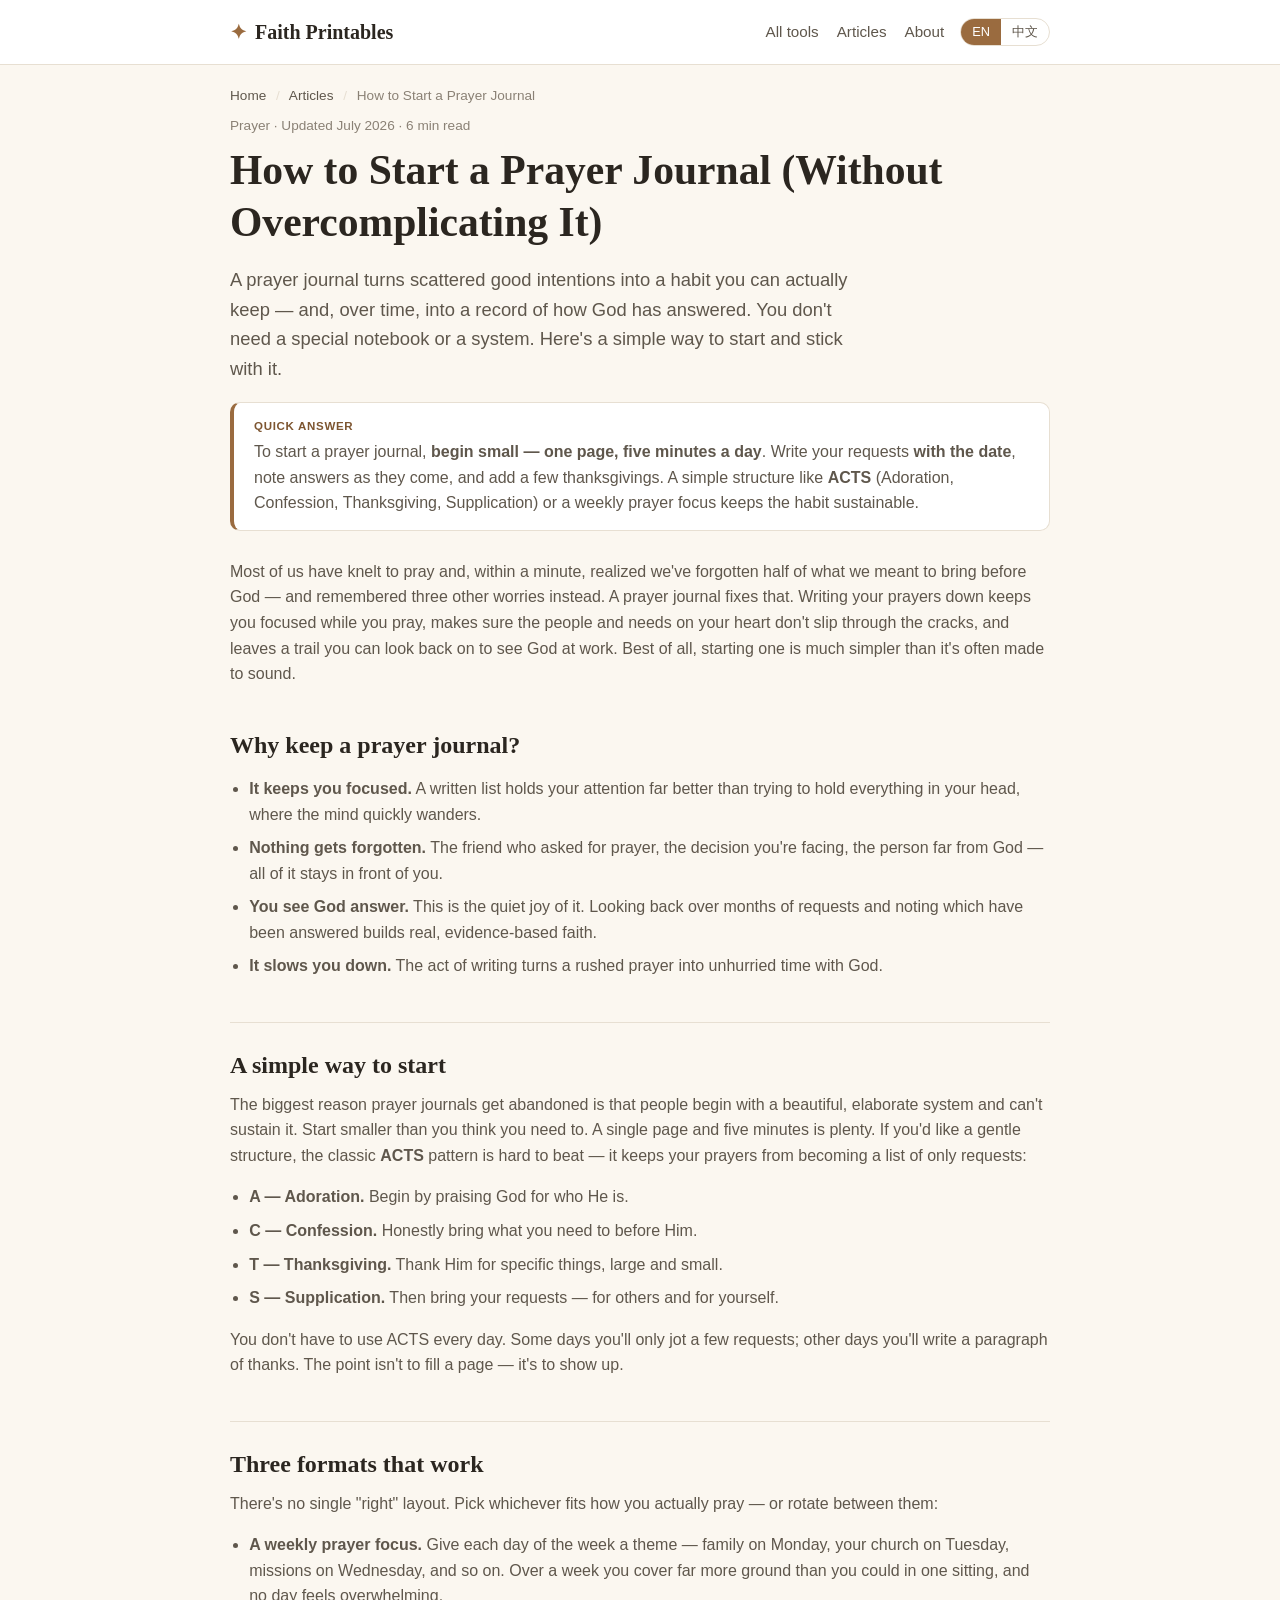
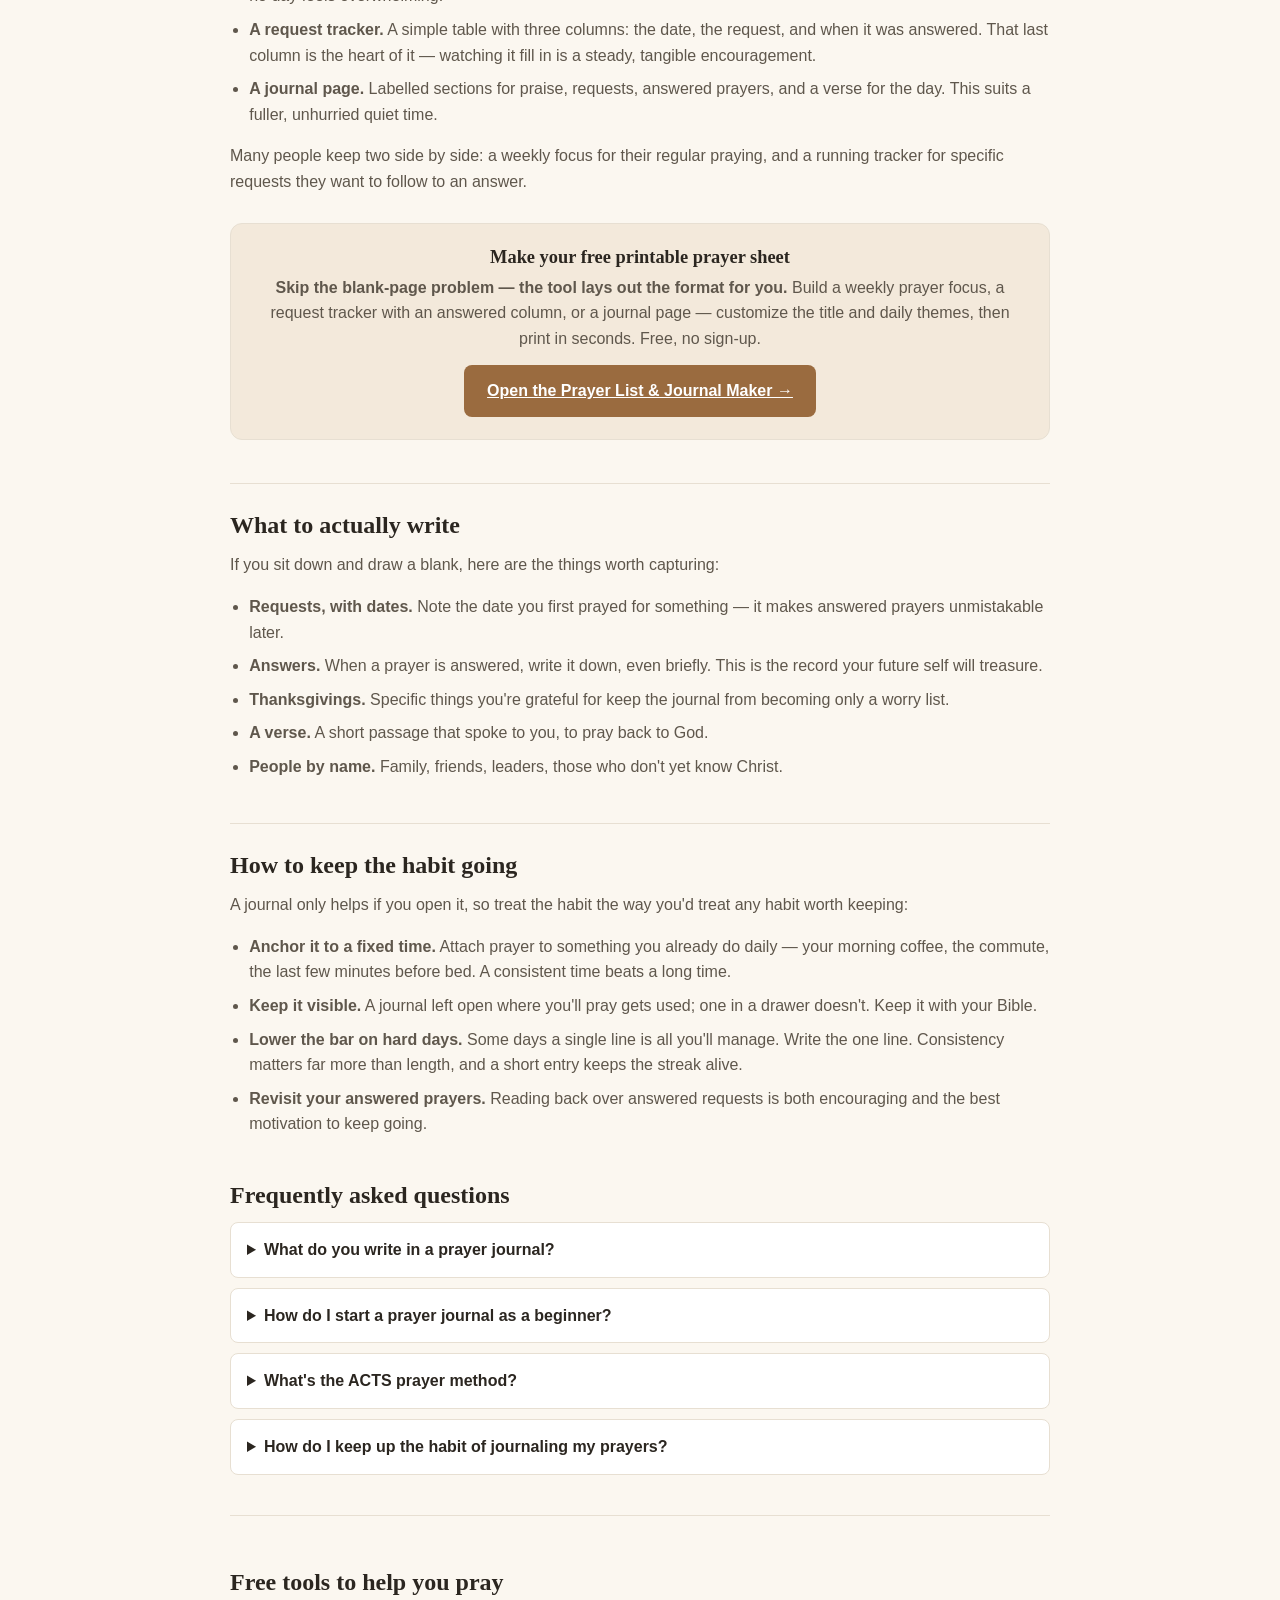
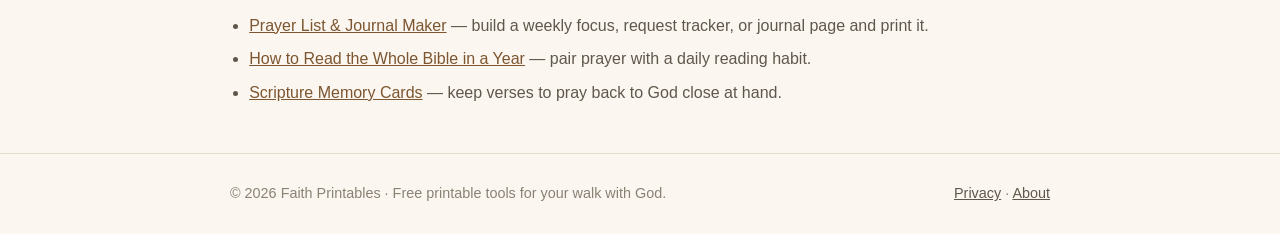
<file: blog/how-to-start-a-prayer-journal/index.html>
<!DOCTYPE html>
<html lang="en">
<head>
  <meta charset="UTF-8">
  <meta name="viewport" content="width=device-width, initial-scale=1.0">
  <title>How to Start a Prayer Journal (A Simple Method + Free Printable) · Faith Printables</title>
  <meta name="description" content="A simple, sustainable way to start a prayer journal — what to write, easy formats like a weekly prayer focus and an answered-prayer tracker, and how to keep the habit. Plus a free printable prayer sheet maker.">
  <link rel="canonical" href="https://faithprintables.com/blog/how-to-start-a-prayer-journal/">
  <meta property="og:type" content="article">
  <meta property="og:title" content="How to Start a Prayer Journal (A Simple Method + Free Printable)">
  <meta property="og:description" content="What to write, simple formats that work, and how to keep the habit — plus a free printable prayer list and journal maker.">
  <meta property="og:url" content="https://faithprintables.com/blog/how-to-start-a-prayer-journal/">
  <link rel="icon" type="image/svg+xml" href="/favicon.svg">
  <link rel="stylesheet" href="../../css/base.css">
</head>
<body>
  <header class="site-header">
    <div class="wrap">
      <a class="brand" href="../../index.html"><span class="mark">✦</span> Faith Printables</a>
      <nav class="site-nav">
        <a href="../../index.html" data-i18n="nav.all_tools">All tools</a>
        <a href="../index.html" data-i18n="nav.blog">Articles</a>
        <a href="../../about.html" data-i18n="nav.about">About</a>
        <span class="lang-switch">
          <button type="button" data-lang-btn="en">EN</button>
          <button type="button" data-lang-btn="zh">中文</button>
        </span>
      </nav>
    </div>
  </header>

  <main class="wrap">
    <nav class="breadcrumb" aria-label="Breadcrumb">
      <a href="../../index.html">Home</a>
      <span class="sep">/</span>
      <a href="../index.html" data-i18n="nav.blog">Articles</a>
      <span class="sep">/</span>
      <span>How to Start a Prayer Journal</span>
    </nav>

    <article class="post prose">
      <header>
        <p class="post-meta">Prayer · Updated July 2026 · 6 min read</p>
        <h1>How to Start a Prayer Journal (Without Overcomplicating It)</h1>
        <p class="lede">A prayer journal turns scattered good intentions into a habit you can actually
          keep — and, over time, into a record of how God has answered. You don't need a special
          notebook or a system. Here's a simple way to start and stick with it.</p>
      </header>

      <div class="quick-answer">
        <span class="qa-label">Quick answer</span>
        <p>To start a prayer journal, <strong>begin small — one page, five minutes a day</strong>.
          Write your requests <strong>with the date</strong>, note answers as they come, and add a few
          thanksgivings. A simple structure like <strong>ACTS</strong> (Adoration, Confession,
          Thanksgiving, Supplication) or a weekly prayer focus keeps the habit sustainable.</p>
      </div>

      <p>Most of us have knelt to pray and, within a minute, realized we've forgotten half of what we
        meant to bring before God — and remembered three other worries instead. A prayer journal fixes
        that. Writing your prayers down keeps you focused while you pray, makes sure the people and
        needs on your heart don't slip through the cracks, and leaves a trail you can look back on to
        see God at work. Best of all, starting one is much simpler than it's often made to sound.</p>

      <h2>Why keep a prayer journal?</h2>
      <ul>
        <li><strong>It keeps you focused.</strong> A written list holds your attention far better than
          trying to hold everything in your head, where the mind quickly wanders.</li>
        <li><strong>Nothing gets forgotten.</strong> The friend who asked for prayer, the decision
          you're facing, the person far from God — all of it stays in front of you.</li>
        <li><strong>You see God answer.</strong> This is the quiet joy of it. Looking back over months
          of requests and noting which have been answered builds real, evidence-based faith.</li>
        <li><strong>It slows you down.</strong> The act of writing turns a rushed prayer into unhurried
          time with God.</li>
      </ul>

      <h2>A simple way to start</h2>
      <p>The biggest reason prayer journals get abandoned is that people begin with a beautiful,
        elaborate system and can't sustain it. Start smaller than you think you need to. A single page
        and five minutes is plenty. If you'd like a gentle structure, the classic <strong>ACTS</strong>
        pattern is hard to beat — it keeps your prayers from becoming a list of only requests:</p>
      <ul>
        <li><strong>A — Adoration.</strong> Begin by praising God for who He is.</li>
        <li><strong>C — Confession.</strong> Honestly bring what you need to before Him.</li>
        <li><strong>T — Thanksgiving.</strong> Thank Him for specific things, large and small.</li>
        <li><strong>S — Supplication.</strong> Then bring your requests — for others and for yourself.</li>
      </ul>
      <p>You don't have to use ACTS every day. Some days you'll only jot a few requests; other days
        you'll write a paragraph of thanks. The point isn't to fill a page — it's to show up.</p>

      <h2>Three formats that work</h2>
      <p>There's no single "right" layout. Pick whichever fits how you actually pray — or rotate
        between them:</p>
      <ul>
        <li><strong>A weekly prayer focus.</strong> Give each day of the week a theme — family on
          Monday, your church on Tuesday, missions on Wednesday, and so on. Over a week you cover far
          more ground than you could in one sitting, and no day feels overwhelming.</li>
        <li><strong>A request tracker.</strong> A simple table with three columns: the date, the
          request, and when it was answered. That last column is the heart of it — watching it fill in
          is a steady, tangible encouragement.</li>
        <li><strong>A journal page.</strong> Labelled sections for praise, requests, answered prayers,
          and a verse for the day. This suits a fuller, unhurried quiet time.</li>
      </ul>
      <p>Many people keep two side by side: a weekly focus for their regular praying, and a running
        tracker for specific requests they want to follow to an answer.</p>

      <div class="cta-box">
        <h3>Make your free printable prayer sheet</h3>
        <p><strong>Skip the blank-page problem — the tool lays out the format for you.</strong> Build a
          weekly prayer focus, a request tracker with an answered column, or a journal page — customize
          the title and daily themes, then print in seconds. Free, no sign-up.</p>
        <a class="btn btn-primary" href="../../prayer/index.html">Open the Prayer List &amp; Journal Maker →</a>
      </div>

      <h2>What to actually write</h2>
      <p>If you sit down and draw a blank, here are the things worth capturing:</p>
      <ul>
        <li><strong>Requests, with dates.</strong> Note the date you first prayed for something — it
          makes answered prayers unmistakable later.</li>
        <li><strong>Answers.</strong> When a prayer is answered, write it down, even briefly. This is
          the record your future self will treasure.</li>
        <li><strong>Thanksgivings.</strong> Specific things you're grateful for keep the journal from
          becoming only a worry list.</li>
        <li><strong>A verse.</strong> A short passage that spoke to you, to pray back to God.</li>
        <li><strong>People by name.</strong> Family, friends, leaders, those who don't yet know Christ.</li>
      </ul>

      <h2>How to keep the habit going</h2>
      <p>A journal only helps if you open it, so treat the habit the way you'd treat any habit worth
        keeping:</p>
      <ul>
        <li><strong>Anchor it to a fixed time.</strong> Attach prayer to something you already do daily
          — your morning coffee, the commute, the last few minutes before bed. A consistent time beats
          a long time.</li>
        <li><strong>Keep it visible.</strong> A journal left open where you'll pray gets used; one in a
          drawer doesn't. Keep it with your Bible.</li>
        <li><strong>Lower the bar on hard days.</strong> Some days a single line is all you'll manage.
          Write the one line. Consistency matters far more than length, and a short entry keeps the
          streak alive.</li>
        <li><strong>Revisit your answered prayers.</strong> Reading back over answered requests is both
          encouraging and the best motivation to keep going.</li>
      </ul>

      <div class="faq">
        <h2>Frequently asked questions</h2>
        <details>
          <summary>What do you write in a prayer journal?</summary>
          <p>Mainly your prayer requests with the date, answers when they come, things you're thankful
            for, a verse that spoke to you, and the people you're praying for by name. A simple
            structure like Adoration, Confession, Thanksgiving, Supplication (ACTS) can guide each
            entry.</p>
        </details>
        <details>
          <summary>How do I start a prayer journal as a beginner?</summary>
          <p>Start small — one page and five minutes a day. Write a few requests with today's date, one
            or two things you're thankful for, and leave room to note answers later. Don't aim to fill
            a page; aim to show up consistently.</p>
        </details>
        <details>
          <summary>What's the ACTS prayer method?</summary>
          <p>ACTS is a simple pattern for balanced prayer: Adoration (praising God), Confession,
            Thanksgiving, and Supplication (bringing your requests). It keeps a prayer journal from
            becoming only a list of things you want.</p>
        </details>
        <details>
          <summary>How do I keep up the habit of journaling my prayers?</summary>
          <p>Anchor it to an existing daily routine, keep the journal visible with your Bible, and allow
            yourself very short entries on busy days. Revisiting answered prayers is one of the best
            ways to stay motivated.</p>
        </details>
      </div>

      <section class="related">
        <h2>Free tools to help you pray</h2>
        <ul>
          <li><a href="../../prayer/index.html">Prayer List &amp; Journal Maker</a> — build a weekly
            focus, request tracker, or journal page and print it.</li>
          <li><a href="../read-the-bible-in-a-year/index.html">How to Read the Whole Bible in a Year</a>
            — pair prayer with a daily reading habit.</li>
          <li><a href="../../memory-cards/index.html">Scripture Memory Cards</a> — keep verses to pray
            back to God close at hand.</li>
        </ul>
      </section>
    </article>
  </main>

  <footer class="site-footer">
    <div class="wrap">
      <span>© <span id="year">2026</span> <span data-i18n="footer.copy_suffix">Faith Printables · Free printable tools for your walk with God.</span></span>
      <span><a href="../../privacy.html" data-i18n="footer.privacy">Privacy</a> · <a href="../../about.html" data-i18n="footer.about">About</a></span>
    </div>
  </footer>

  <script type="application/ld+json">
  {
    "@context": "https://schema.org",
    "@graph": [
      {
        "@type": "BlogPosting",
        "headline": "How to Start a Prayer Journal (A Simple Method + Free Printable)",
        "description": "A simple, sustainable way to start a prayer journal — what to write, formats that work, and how to keep the habit.",
        "author": { "@type": "Organization", "name": "Faith Printables" },
        "publisher": { "@type": "Organization", "name": "Faith Printables", "url": "https://faithprintables.com/" },
        "datePublished": "2026-07-21",
        "dateModified": "2026-07-21",
        "mainEntityOfPage": "https://faithprintables.com/blog/how-to-start-a-prayer-journal/",
        "inLanguage": "en"
      },
      {
        "@type": "BreadcrumbList",
        "itemListElement": [
          { "@type": "ListItem", "position": 1, "name": "Home", "item": "https://faithprintables.com/" },
          { "@type": "ListItem", "position": 2, "name": "Articles", "item": "https://faithprintables.com/blog/" },
          { "@type": "ListItem", "position": 3, "name": "How to Start a Prayer Journal", "item": "https://faithprintables.com/blog/how-to-start-a-prayer-journal/" }
        ]
      },
      {
        "@type": "FAQPage",
        "mainEntity": [
          { "@type": "Question", "name": "What do you write in a prayer journal?", "acceptedAnswer": { "@type": "Answer", "text": "Mainly your prayer requests with the date, answers when they come, things you're thankful for, a verse that spoke to you, and the people you're praying for by name. A simple structure like Adoration, Confession, Thanksgiving, Supplication (ACTS) can guide each entry." } },
          { "@type": "Question", "name": "How do I start a prayer journal as a beginner?", "acceptedAnswer": { "@type": "Answer", "text": "Start small — one page and five minutes a day. Write a few requests with today's date, one or two things you're thankful for, and leave room to note answers later. Don't aim to fill a page; aim to show up consistently." } },
          { "@type": "Question", "name": "What's the ACTS prayer method?", "acceptedAnswer": { "@type": "Answer", "text": "ACTS is a simple pattern for balanced prayer: Adoration (praising God), Confession, Thanksgiving, and Supplication (bringing your requests). It keeps a prayer journal from becoming only a list of things you want." } },
          { "@type": "Question", "name": "How do I keep up the habit of journaling my prayers?", "acceptedAnswer": { "@type": "Answer", "text": "Anchor it to an existing daily routine, keep the journal visible with your Bible, and allow yourself very short entries on busy days. Revisiting answered prayers is one of the best ways to stay motivated." } }
        ]
      }
    ]
  }
  </script>

  <script src="../../js/i18n-common.js"></script>
  <script src="../../js/i18n.js"></script>
  <script>document.getElementById("year").textContent = new Date().getFullYear();</script>
  <!-- Cloudflare Web Analytics -->
  <script type="module" src="https://static.cloudflareinsights.com/beacon.min.js" data-cf-beacon='{"token": "88510c50ba01492f864a6d309e3aa100"}'></script>
</body>
</html>
</file>
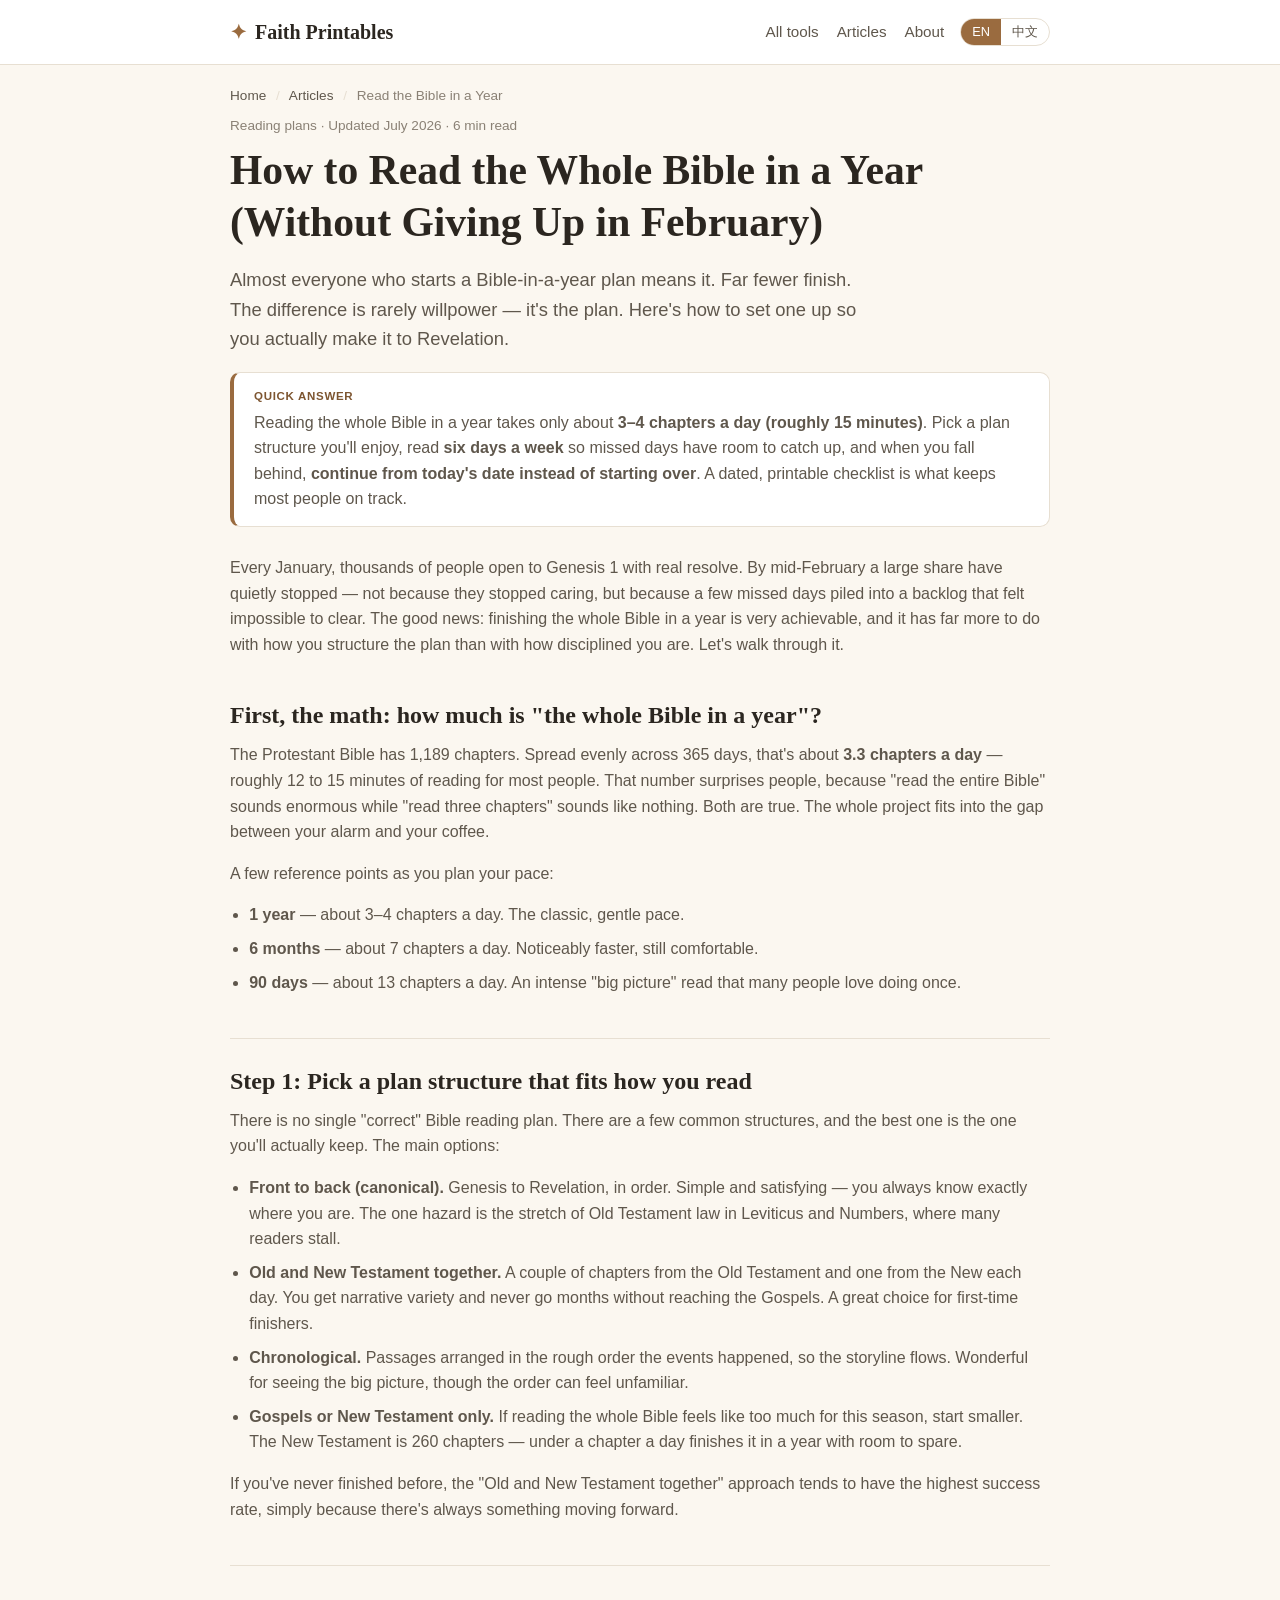
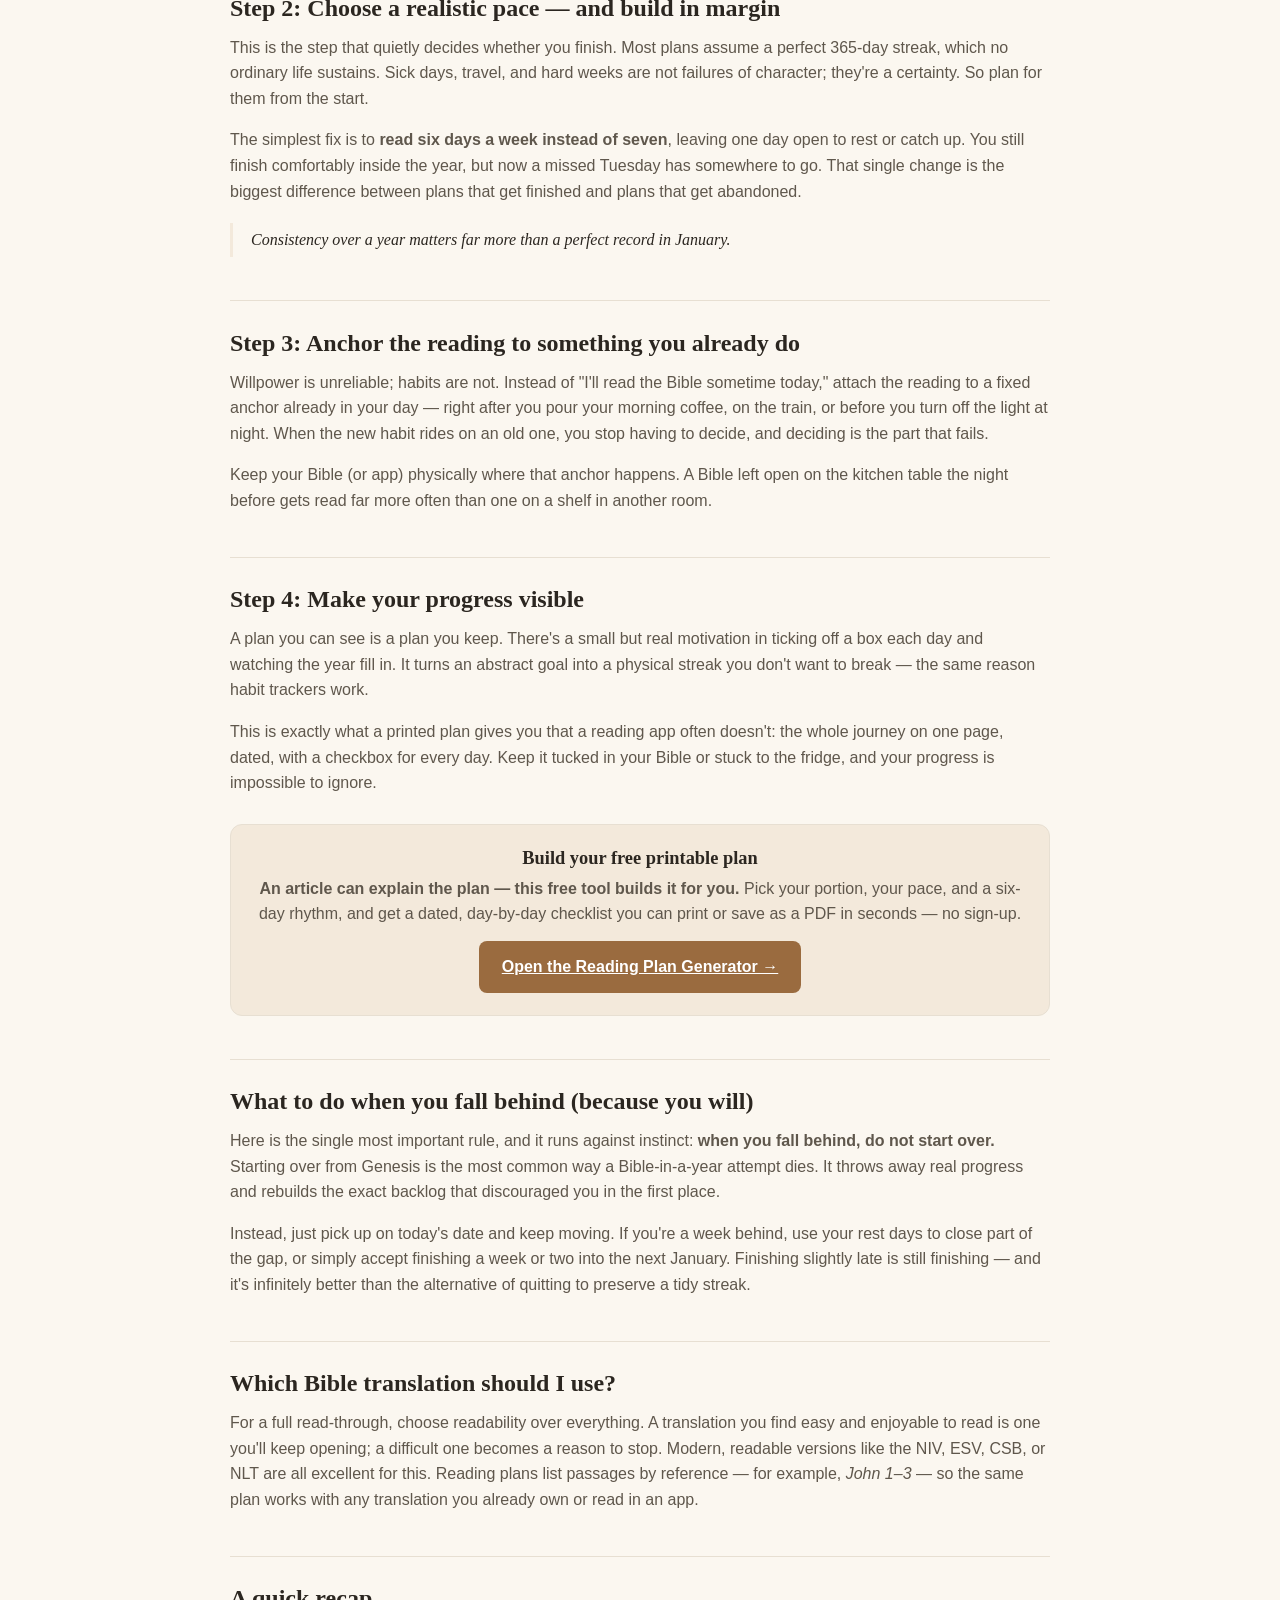
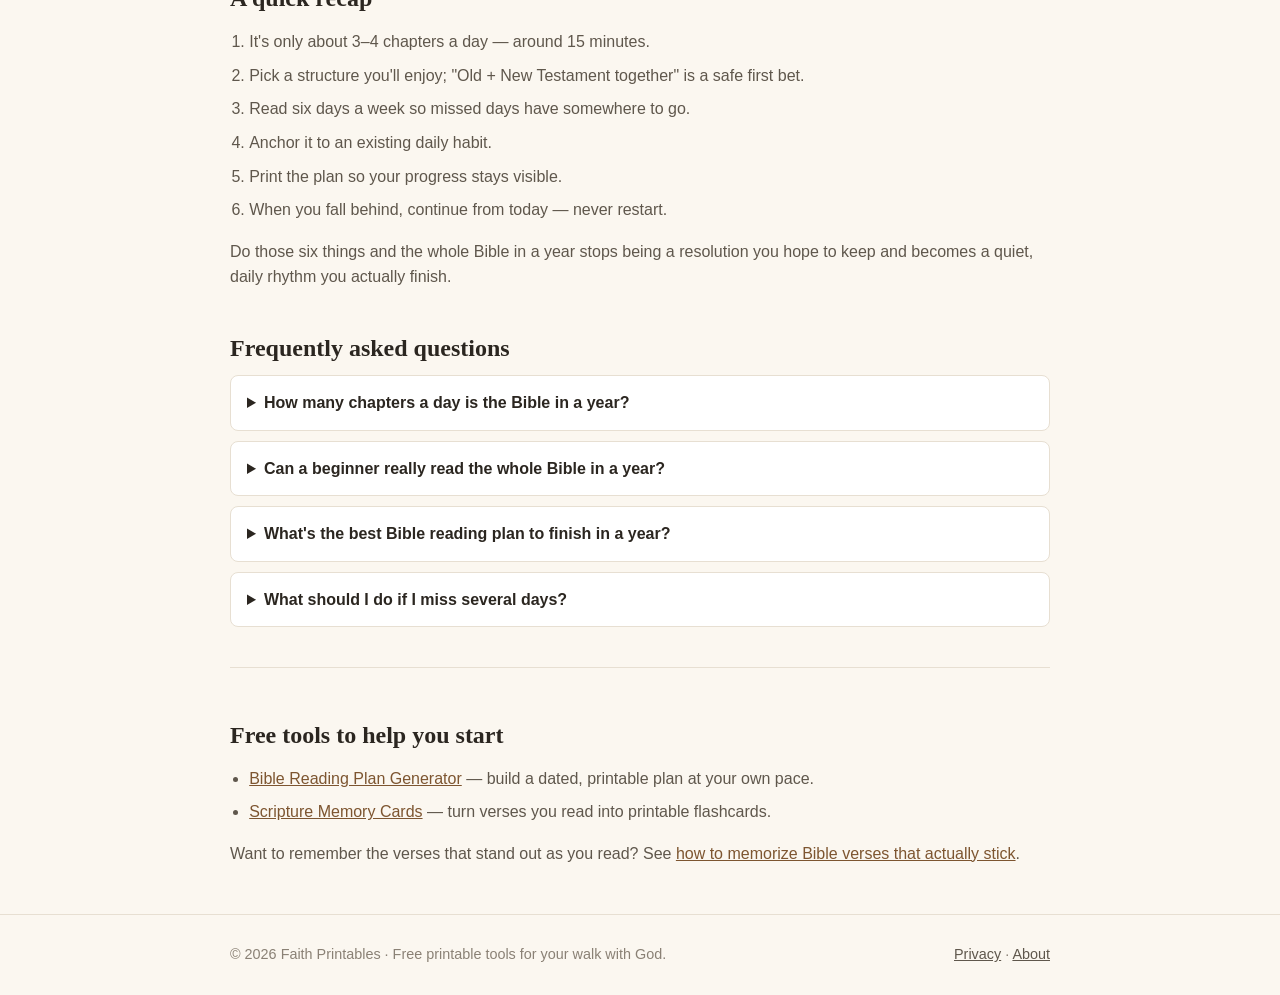
<file: blog/read-the-bible-in-a-year/index.html>
<!DOCTYPE html>
<html lang="en">
<head>
  <meta charset="UTF-8">
  <meta name="viewport" content="width=device-width, initial-scale=1.0">
  <title>How to Read the Whole Bible in a Year (A Realistic Guide + Free Plan) · Faith Printables</title>
  <meta name="description" content="A simple, realistic guide to reading the whole Bible in a year — how much to read each day, which plan structure to pick, what to do when you fall behind, plus a free printable plan.">
  <link rel="canonical" href="https://faithprintables.com/blog/read-the-bible-in-a-year/">
  <meta property="og:type" content="article">
  <meta property="og:title" content="How to Read the Whole Bible in a Year (A Realistic Guide)">
  <meta property="og:description" content="How much to read each day, which plan to pick, and what to do when you fall behind — plus a free printable Bible reading plan.">
  <meta property="og:url" content="https://faithprintables.com/blog/read-the-bible-in-a-year/">
  <link rel="icon" type="image/svg+xml" href="/favicon.svg">
  <link rel="stylesheet" href="../../css/base.css">
</head>
<body>
  <header class="site-header">
    <div class="wrap">
      <a class="brand" href="../../index.html"><span class="mark">✦</span> Faith Printables</a>
      <nav class="site-nav">
        <a href="../../index.html" data-i18n="nav.all_tools">All tools</a>
        <a href="../index.html" data-i18n="nav.blog">Articles</a>
        <a href="../../about.html" data-i18n="nav.about">About</a>
        <span class="lang-switch">
          <button type="button" data-lang-btn="en">EN</button>
          <button type="button" data-lang-btn="zh">中文</button>
        </span>
      </nav>
    </div>
  </header>

  <main class="wrap">
    <nav class="breadcrumb" aria-label="Breadcrumb">
      <a href="../../index.html">Home</a>
      <span class="sep">/</span>
      <a href="../index.html" data-i18n="nav.blog">Articles</a>
      <span class="sep">/</span>
      <span>Read the Bible in a Year</span>
    </nav>

    <article class="post prose">
      <header>
        <p class="post-meta">Reading plans · Updated July 2026 · 6 min read</p>
        <h1>How to Read the Whole Bible in a Year (Without Giving Up in February)</h1>
        <p class="lede">Almost everyone who starts a Bible-in-a-year plan means it. Far fewer finish. The
          difference is rarely willpower — it's the plan. Here's how to set one up so you actually
          make it to Revelation.</p>
      </header>

      <div class="quick-answer">
        <span class="qa-label">Quick answer</span>
        <p>Reading the whole Bible in a year takes only about <strong>3–4 chapters a day (roughly 15
          minutes)</strong>. Pick a plan structure you'll enjoy, read <strong>six days a week</strong>
          so missed days have room to catch up, and when you fall behind, <strong>continue from today's
          date instead of starting over</strong>. A dated, printable checklist is what keeps most
          people on track.</p>
      </div>

      <p>Every January, thousands of people open to Genesis 1 with real resolve. By mid-February a
        large share have quietly stopped — not because they stopped caring, but because a few missed
        days piled into a backlog that felt impossible to clear. The good news: finishing the whole
        Bible in a year is very achievable, and it has far more to do with how you structure the plan
        than with how disciplined you are. Let's walk through it.</p>

      <h2>First, the math: how much is "the whole Bible in a year"?</h2>
      <p>The Protestant Bible has 1,189 chapters. Spread evenly across 365 days, that's about
        <strong>3.3 chapters a day</strong> — roughly 12 to 15 minutes of reading for most people.
        That number surprises people, because "read the entire Bible" sounds enormous while "read
        three chapters" sounds like nothing. Both are true. The whole project fits into the gap
        between your alarm and your coffee.</p>
      <p>A few reference points as you plan your pace:</p>
      <ul>
        <li><strong>1 year</strong> — about 3–4 chapters a day. The classic, gentle pace.</li>
        <li><strong>6 months</strong> — about 7 chapters a day. Noticeably faster, still comfortable.</li>
        <li><strong>90 days</strong> — about 13 chapters a day. An intense "big picture" read that many
          people love doing once.</li>
      </ul>

      <h2>Step 1: Pick a plan structure that fits how you read</h2>
      <p>There is no single "correct" Bible reading plan. There are a few common structures, and the
        best one is the one you'll actually keep. The main options:</p>
      <ul>
        <li><strong>Front to back (canonical).</strong> Genesis to Revelation, in order. Simple and
          satisfying — you always know exactly where you are. The one hazard is the stretch of Old
          Testament law in Leviticus and Numbers, where many readers stall.</li>
        <li><strong>Old and New Testament together.</strong> A couple of chapters from the Old
          Testament and one from the New each day. You get narrative variety and never go months
          without reaching the Gospels. A great choice for first-time finishers.</li>
        <li><strong>Chronological.</strong> Passages arranged in the rough order the events happened,
          so the storyline flows. Wonderful for seeing the big picture, though the order can feel
          unfamiliar.</li>
        <li><strong>Gospels or New Testament only.</strong> If reading the whole Bible feels like too
          much for this season, start smaller. The New Testament is 260 chapters — under a chapter a
          day finishes it in a year with room to spare.</li>
      </ul>
      <p>If you've never finished before, the "Old and New Testament together" approach tends to have
        the highest success rate, simply because there's always something moving forward.</p>

      <h2>Step 2: Choose a realistic pace — and build in margin</h2>
      <p>This is the step that quietly decides whether you finish. Most plans assume a perfect
        365-day streak, which no ordinary life sustains. Sick days, travel, and hard weeks are not
        failures of character; they're a certainty. So plan for them from the start.</p>
      <p>The simplest fix is to <strong>read six days a week instead of seven</strong>, leaving one day
        open to rest or catch up. You still finish comfortably inside the year, but now a missed
        Tuesday has somewhere to go. That single change is the biggest difference between plans that
        get finished and plans that get abandoned.</p>
      <blockquote>Consistency over a year matters far more than a perfect record in January.</blockquote>

      <h2>Step 3: Anchor the reading to something you already do</h2>
      <p>Willpower is unreliable; habits are not. Instead of "I'll read the Bible sometime today,"
        attach the reading to a fixed anchor already in your day — right after you pour your morning
        coffee, on the train, or before you turn off the light at night. When the new habit rides on
        an old one, you stop having to decide, and deciding is the part that fails.</p>
      <p>Keep your Bible (or app) physically where that anchor happens. A Bible left open on the
        kitchen table the night before gets read far more often than one on a shelf in another room.</p>

      <h2>Step 4: Make your progress visible</h2>
      <p>A plan you can see is a plan you keep. There's a small but real motivation in ticking off a
        box each day and watching the year fill in. It turns an abstract goal into a physical streak
        you don't want to break — the same reason habit trackers work.</p>
      <p>This is exactly what a printed plan gives you that a reading app often doesn't: the whole
        journey on one page, dated, with a checkbox for every day. Keep it tucked in your Bible or
        stuck to the fridge, and your progress is impossible to ignore.</p>

      <div class="cta-box">
        <h3>Build your free printable plan</h3>
        <p><strong>An article can explain the plan — this free tool builds it for you.</strong> Pick
          your portion, your pace, and a six-day rhythm, and get a dated, day-by-day checklist you can
          print or save as a PDF in seconds — no sign-up.</p>
        <a class="btn btn-primary" href="../../reading-plan/index.html">Open the Reading Plan Generator →</a>
      </div>

      <h2>What to do when you fall behind (because you will)</h2>
      <p>Here is the single most important rule, and it runs against instinct: <strong>when you fall
        behind, do not start over.</strong> Starting over from Genesis is the most common way a
        Bible-in-a-year attempt dies. It throws away real progress and rebuilds the exact backlog that
        discouraged you in the first place.</p>
      <p>Instead, just pick up on today's date and keep moving. If you're a week behind, use your
        rest days to close part of the gap, or simply accept finishing a week or two into the next
        January. Finishing slightly late is still finishing — and it's infinitely better than the
        alternative of quitting to preserve a tidy streak.</p>

      <h2>Which Bible translation should I use?</h2>
      <p>For a full read-through, choose readability over everything. A translation you find easy and
        enjoyable to read is one you'll keep opening; a difficult one becomes a reason to stop.
        Modern, readable versions like the NIV, ESV, CSB, or NLT are all excellent for this. Reading
        plans list passages by reference — for example, <em>John 1–3</em> — so the same plan works
        with any translation you already own or read in an app.</p>

      <h2>A quick recap</h2>
      <ol>
        <li>It's only about 3–4 chapters a day — around 15 minutes.</li>
        <li>Pick a structure you'll enjoy; "Old + New Testament together" is a safe first bet.</li>
        <li>Read six days a week so missed days have somewhere to go.</li>
        <li>Anchor it to an existing daily habit.</li>
        <li>Print the plan so your progress stays visible.</li>
        <li>When you fall behind, continue from today — never restart.</li>
      </ol>
      <p>Do those six things and the whole Bible in a year stops being a resolution you hope to keep
        and becomes a quiet, daily rhythm you actually finish.</p>

      <div class="faq">
        <h2>Frequently asked questions</h2>
        <details>
          <summary>How many chapters a day is the Bible in a year?</summary>
          <p>The Bible has 1,189 chapters, so a 365-day plan averages a little over three chapters a
            day — usually 12 to 15 minutes of reading.</p>
        </details>
        <details>
          <summary>Can a beginner really read the whole Bible in a year?</summary>
          <p>Yes. The daily amount is small, and the difference between finishing and quitting is
            almost always the structure of the plan — a realistic pace with margin, a visible tracker,
            and a rule never to restart after falling behind.</p>
        </details>
        <details>
          <summary>What's the best Bible reading plan to finish in a year?</summary>
          <p>For first-timers, a plan that mixes an Old Testament and a New Testament reading each day
            has the highest completion rate, because there's always a storyline moving forward. If
            that feels like too much, start with the New Testament alone.</p>
        </details>
        <details>
          <summary>What should I do if I miss several days?</summary>
          <p>Don't start over. Pick up on today's date and use your weekly rest day to catch up.
            Finishing a little late is still finishing.</p>
        </details>
      </div>

      <section class="related">
        <h2>Free tools to help you start</h2>
        <ul>
          <li><a href="../../reading-plan/index.html">Bible Reading Plan Generator</a> — build a dated,
            printable plan at your own pace.</li>
          <li><a href="../../memory-cards/index.html">Scripture Memory Cards</a> — turn verses you read
            into printable flashcards.</li>
        </ul>
        <p>Want to remember the verses that stand out as you read? See
          <a href="../how-to-memorize-bible-verses/index.html">how to memorize Bible verses that
          actually stick</a>.</p>
      </section>
    </article>
  </main>

  <footer class="site-footer">
    <div class="wrap">
      <span>© <span id="year">2026</span> <span data-i18n="footer.copy_suffix">Faith Printables · Free printable tools for your walk with God.</span></span>
      <span><a href="../../privacy.html" data-i18n="footer.privacy">Privacy</a> · <a href="../../about.html" data-i18n="footer.about">About</a></span>
    </div>
  </footer>

  <script type="application/ld+json">
  {
    "@context": "https://schema.org",
    "@graph": [
      {
        "@type": "BlogPosting",
        "headline": "How to Read the Whole Bible in a Year (A Realistic Guide)",
        "description": "A realistic guide to reading the whole Bible in a year — how much to read each day, which plan to pick, and what to do when you fall behind.",
        "author": { "@type": "Organization", "name": "Faith Printables" },
        "publisher": { "@type": "Organization", "name": "Faith Printables", "url": "https://faithprintables.com/" },
        "datePublished": "2026-07-21",
        "dateModified": "2026-07-21",
        "mainEntityOfPage": "https://faithprintables.com/blog/read-the-bible-in-a-year/",
        "inLanguage": "en"
      },
      {
        "@type": "BreadcrumbList",
        "itemListElement": [
          { "@type": "ListItem", "position": 1, "name": "Home", "item": "https://faithprintables.com/" },
          { "@type": "ListItem", "position": 2, "name": "Articles", "item": "https://faithprintables.com/blog/" },
          { "@type": "ListItem", "position": 3, "name": "Read the Bible in a Year", "item": "https://faithprintables.com/blog/read-the-bible-in-a-year/" }
        ]
      },
      {
        "@type": "FAQPage",
        "mainEntity": [
          { "@type": "Question", "name": "How many chapters a day is the Bible in a year?", "acceptedAnswer": { "@type": "Answer", "text": "The Bible has 1,189 chapters, so a 365-day plan averages a little over three chapters a day — usually 12 to 15 minutes of reading." } },
          { "@type": "Question", "name": "Can a beginner really read the whole Bible in a year?", "acceptedAnswer": { "@type": "Answer", "text": "Yes. The daily amount is small, and the difference between finishing and quitting is almost always the structure of the plan — a realistic pace with margin, a visible tracker, and a rule never to restart after falling behind." } },
          { "@type": "Question", "name": "What's the best Bible reading plan to finish in a year?", "acceptedAnswer": { "@type": "Answer", "text": "For first-timers, a plan that mixes an Old Testament and a New Testament reading each day has the highest completion rate. If that feels like too much, start with the New Testament alone." } },
          { "@type": "Question", "name": "What should I do if I miss several days?", "acceptedAnswer": { "@type": "Answer", "text": "Don't start over. Pick up on today's date and use your weekly rest day to catch up. Finishing a little late is still finishing." } }
        ]
      }
    ]
  }
  </script>

  <script src="../../js/i18n-common.js"></script>
  <script src="../../js/i18n.js"></script>
  <script>document.getElementById("year").textContent = new Date().getFullYear();</script>
  <!-- Cloudflare Web Analytics -->
  <script type="module" src="https://static.cloudflareinsights.com/beacon.min.js" data-cf-beacon='{"token": "88510c50ba01492f864a6d309e3aa100"}'></script>
</body>
</html>
</file>
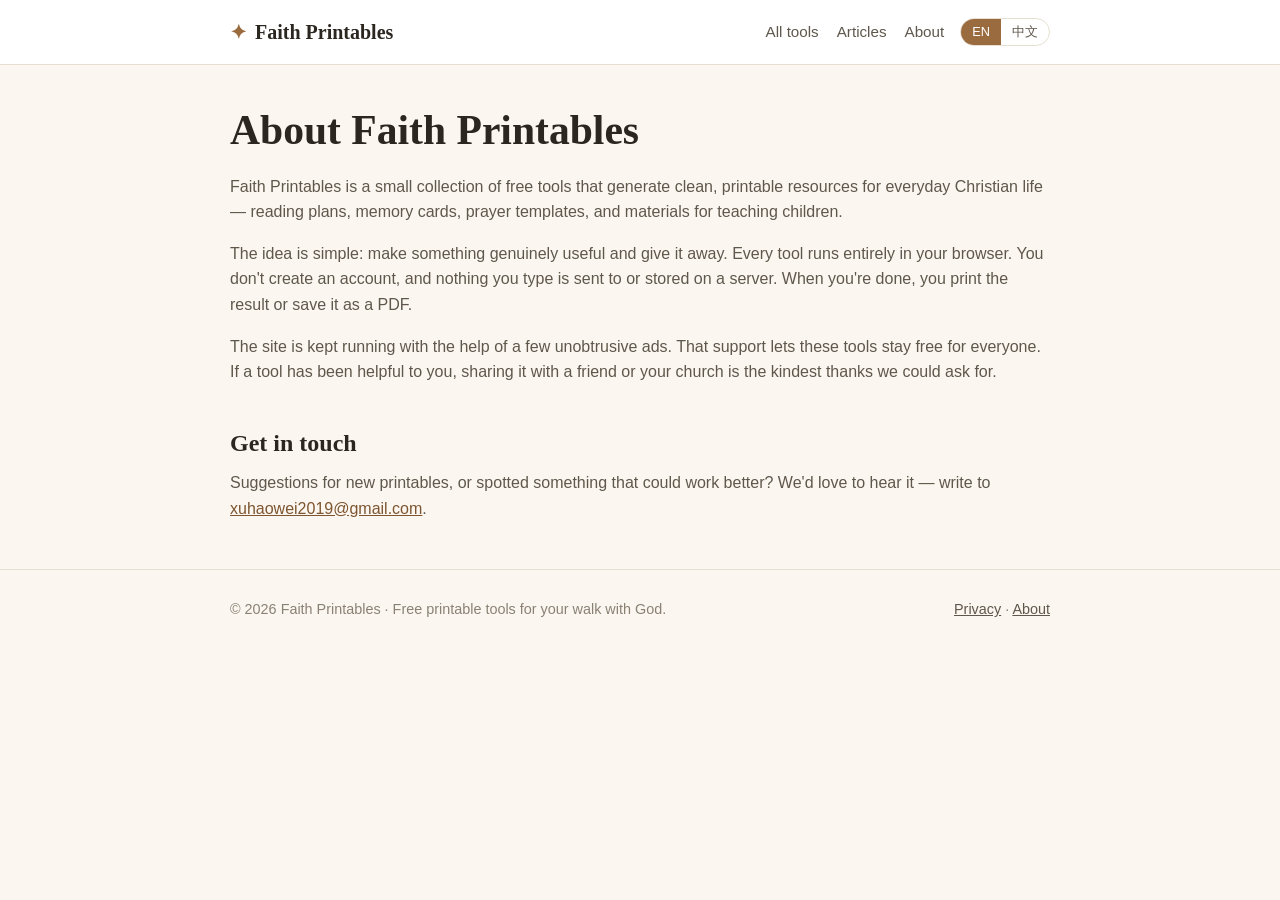
<file: about.html>
<!DOCTYPE html>
<html lang="en">
<head>
  <meta charset="UTF-8">
  <meta name="viewport" content="width=device-width, initial-scale=1.0">
  <title>About · Faith Printables</title>
  <meta name="description" content="About Faith Printables — free, privacy-friendly printable tools to help Christians read Scripture, pray, and teach.">
  <link rel="canonical" href="https://faithprintables.com/about.html">
  <link rel="icon" type="image/svg+xml" href="/favicon.svg">
  <link rel="stylesheet" href="css/base.css">
</head>
<body>
  <header class="site-header">
    <div class="wrap">
      <a class="brand" href="index.html"><span class="mark">✦</span> Faith Printables</a>
      <nav class="site-nav">
        <a href="index.html" data-i18n="nav.all_tools">All tools</a>
        <a href="blog/index.html" data-i18n="nav.blog">Articles</a>
        <a href="about.html" data-i18n="nav.about">About</a>
        <span class="lang-switch">
          <button type="button" data-lang-btn="en">EN</button>
          <button type="button" data-lang-btn="zh">中文</button>
        </span>
      </nav>
    </div>
  </header>

  <main class="wrap">
    <section class="prose" style="margin-top:40px">
      <h1 data-i18n="about.title">About Faith Printables</h1>
      <p data-i18n="about.p1">Faith Printables is a small collection of free tools that generate clean, printable
        resources for everyday Christian life — reading plans, memory cards, prayer templates, and
        materials for teaching children.</p>
      <p data-i18n="about.p2">The idea is simple: make something genuinely useful and give it away. Every tool runs
        entirely in your browser. You don't create an account, and nothing you type is sent to or
        stored on a server. When you're done, you print the result or save it as a PDF.</p>
      <p data-i18n="about.p3">The site is kept running with the help of a few unobtrusive ads. That support lets these
        tools stay free for everyone. If a tool has been helpful to you, sharing it with a friend or
        your church is the kindest thanks we could ask for.</p>
      <h2 data-i18n="about.h.contact">Get in touch</h2>
      <p data-i18n-html="about.p.contact">Suggestions for new printables, or spotted something that could work better? We'd love to
        hear it — write to <a href="mailto:xuhaowei2019@gmail.com">xuhaowei2019@gmail.com</a>.</p>
    </section>
  </main>

  <footer class="site-footer">
    <div class="wrap">
      <span>© <span id="year">2026</span> <span data-i18n="footer.copy_suffix">Faith Printables · Free printable tools for your walk with God.</span></span>
      <span><a href="privacy.html" data-i18n="footer.privacy">Privacy</a> · <a href="about.html" data-i18n="footer.about">About</a></span>
    </div>
  </footer>

  <script src="js/i18n-common.js"></script>
  <script>
  window.I18N_PAGE = {
    en: {
      "about.title": `About Faith Printables`,
      "about.p1": `Faith Printables is a small collection of free tools that generate clean, printable resources for everyday Christian life — reading plans, memory cards, prayer templates, and materials for teaching children.`,
      "about.p2": `The idea is simple: make something genuinely useful and give it away. Every tool runs entirely in your browser. You don't create an account, and nothing you type is sent to or stored on a server. When you're done, you print the result or save it as a PDF.`,
      "about.p3": `The site is kept running with the help of a few unobtrusive ads. That support lets these tools stay free for everyone. If a tool has been helpful to you, sharing it with a friend or your church is the kindest thanks we could ask for.`,
      "about.h.contact": `Get in touch`,
      "about.p.contact": `Suggestions for new printables, or spotted something that could work better? We'd love to hear it — write to <a href="mailto:xuhaowei2019@gmail.com">xuhaowei2019@gmail.com</a>.`
    },
    zh: {
      "about.title": `关于 Faith Printables`,
      "about.p1": `Faith Printables 是一小组免费工具，为日常的基督徒生活生成干净、可打印的资源 —— 读经计划、记忆卡、祷告模板，以及教导孩子的材料。`,
      "about.p2": `想法很简单：做一件真正有用的东西，然后免费送出去。每个工具都完全在你的浏览器里运行。你不需要注册账号，输入的任何内容也不会被发送或存到服务器。用完之后，你把结果打印出来，或存成 PDF。`,
      "about.p3": `这个网站靠几处不打扰人的广告维持运转。正是这份支持，让这些工具对所有人保持免费。如果某个工具帮到了你，把它分享给朋友或你的教会，就是我们所能收到的最好的感谢。`,
      "about.h.contact": `联系我们`,
      "about.p.contact": `对新的可打印工具有建议，或发现哪里可以做得更好？我们很想听 —— 来信 <a href="mailto:xuhaowei2019@gmail.com">xuhaowei2019@gmail.com</a>。`
    }
  };
  </script>
  <script src="js/i18n.js"></script>
  <script>document.getElementById("year").textContent = new Date().getFullYear();</script>
  <!-- Cloudflare Web Analytics -->
  <script type="module" src="https://static.cloudflareinsights.com/beacon.min.js" data-cf-beacon='{"token": "88510c50ba01492f864a6d309e3aa100"}'></script>
</body>
</html>
</file>
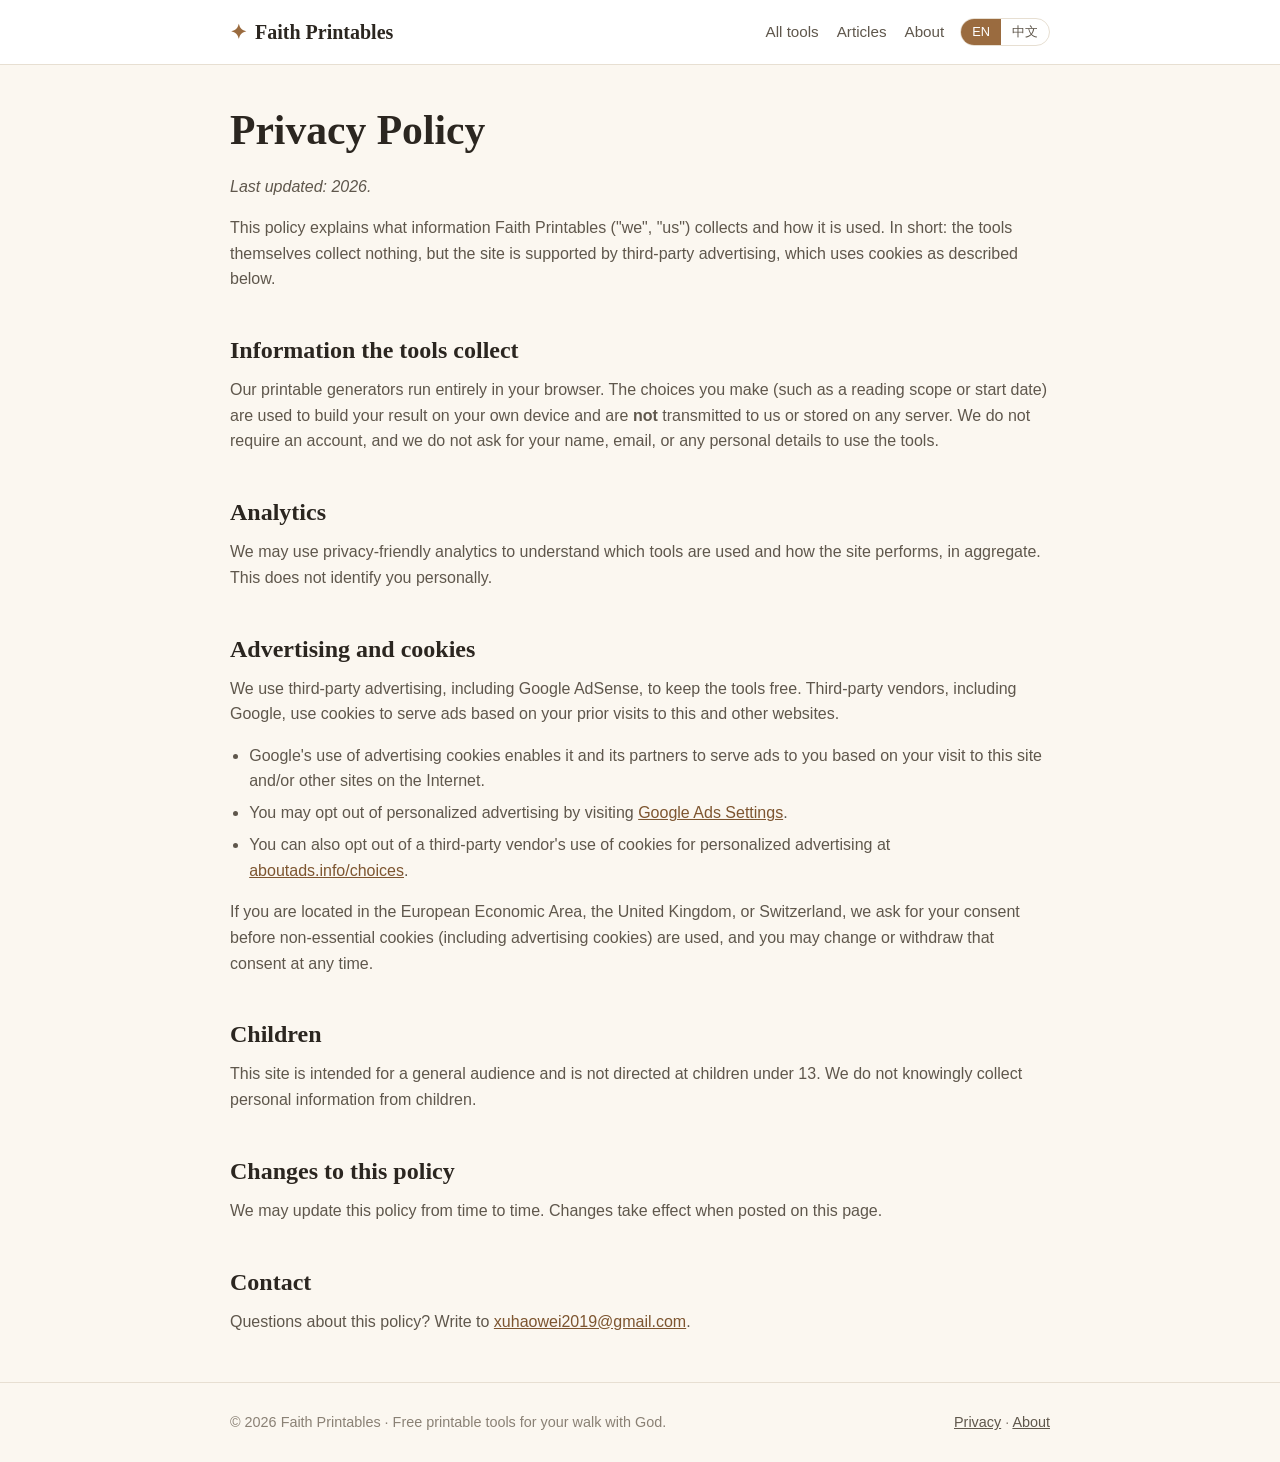
<file: privacy.html>
<!DOCTYPE html>
<html lang="en">
<head>
  <meta charset="UTF-8">
  <meta name="viewport" content="width=device-width, initial-scale=1.0">
  <title>Privacy Policy · Faith Printables</title>
  <meta name="description" content="Privacy policy for Faith Printables — what we collect (very little), how ads and cookies work, and your choices.">
  <link rel="canonical" href="https://faithprintables.com/privacy.html">
  <meta name="robots" content="noindex">
  <link rel="icon" type="image/svg+xml" href="/favicon.svg">
  <link rel="stylesheet" href="css/base.css">
</head>
<body>
  <header class="site-header">
    <div class="wrap">
      <a class="brand" href="index.html"><span class="mark">✦</span> Faith Printables</a>
      <nav class="site-nav">
        <a href="index.html" data-i18n="nav.all_tools">All tools</a>
        <a href="blog/index.html" data-i18n="nav.blog">Articles</a>
        <a href="about.html" data-i18n="nav.about">About</a>
        <span class="lang-switch">
          <button type="button" data-lang-btn="en">EN</button>
          <button type="button" data-lang-btn="zh">中文</button>
        </span>
      </nav>
    </div>
  </header>

  <main class="wrap">
    <section class="prose" style="margin-top:40px">
      <h1 data-i18n="priv.title">Privacy Policy</h1>
      <p data-i18n-html="priv.updated"><em>Last updated: 2026.</em></p>

      <p data-i18n="priv.intro">This policy explains what information Faith Printables ("we", "us") collects and how it is
        used. In short: the tools themselves collect nothing, but the site is supported by
        third-party advertising, which uses cookies as described below.</p>

      <h2 data-i18n="priv.h1">Information the tools collect</h2>
      <p data-i18n-html="priv.p1">Our printable generators run entirely in your browser. The choices you make (such as a
        reading scope or start date) are used to build your result on your own device and are
        <strong>not</strong> transmitted to us or stored on any server. We do not require an
        account, and we do not ask for your name, email, or any personal details to use the tools.</p>

      <h2 data-i18n="priv.h2">Analytics</h2>
      <p data-i18n="priv.p2">We may use privacy-friendly analytics to understand which tools are used and how the site
        performs, in aggregate. This does not identify you personally.</p>

      <h2 data-i18n="priv.h3">Advertising and cookies</h2>
      <p data-i18n="priv.p3">We use third-party advertising, including Google AdSense, to keep the tools free. Third-party
        vendors, including Google, use cookies to serve ads based on your prior visits to this and
        other websites.</p>
      <ul>
        <li data-i18n="priv.li1">Google's use of advertising cookies enables it and its partners to serve ads to you
          based on your visit to this site and/or other sites on the Internet.</li>
        <li data-i18n-html="priv.li2">You may opt out of personalized advertising by visiting
          <a href="https://www.google.com/settings/ads" rel="nofollow noopener" target="_blank">Google Ads Settings</a>.</li>
        <li data-i18n-html="priv.li3">You can also opt out of a third-party vendor's use of cookies for personalized
          advertising at
          <a href="https://www.aboutads.info/choices/" rel="nofollow noopener" target="_blank">aboutads.info/choices</a>.</li>
      </ul>
      <p data-i18n="priv.p4">If you are located in the European Economic Area, the United Kingdom, or Switzerland, we ask
        for your consent before non-essential cookies (including advertising cookies) are used, and
        you may change or withdraw that consent at any time.</p>

      <h2 data-i18n="priv.h4">Children</h2>
      <p data-i18n="priv.p5">This site is intended for a general audience and is not directed at children under 13. We do
        not knowingly collect personal information from children.</p>

      <h2 data-i18n="priv.h5">Changes to this policy</h2>
      <p data-i18n="priv.p6">We may update this policy from time to time. Changes take effect when posted on this page.</p>

      <h2 data-i18n="priv.h6">Contact</h2>
      <p data-i18n-html="priv.p7">Questions about this policy? Write to
        <a href="mailto:xuhaowei2019@gmail.com">xuhaowei2019@gmail.com</a>.</p>
    </section>
  </main>

  <footer class="site-footer">
    <div class="wrap">
      <span>© <span id="year">2026</span> <span data-i18n="footer.copy_suffix">Faith Printables · Free printable tools for your walk with God.</span></span>
      <span><a href="privacy.html" data-i18n="footer.privacy">Privacy</a> · <a href="about.html" data-i18n="footer.about">About</a></span>
    </div>
  </footer>

  <script src="js/i18n-common.js"></script>
  <script>
  window.I18N_PAGE = {
    en: {
      "priv.title": `Privacy Policy`,
      "priv.updated": `<em>Last updated: 2026.</em>`,
      "priv.intro": `This policy explains what information Faith Printables ("we", "us") collects and how it is used. In short: the tools themselves collect nothing, but the site is supported by third-party advertising, which uses cookies as described below.`,
      "priv.h1": `Information the tools collect`,
      "priv.p1": `Our printable generators run entirely in your browser. The choices you make (such as a reading scope or start date) are used to build your result on your own device and are <strong>not</strong> transmitted to us or stored on any server. We do not require an account, and we do not ask for your name, email, or any personal details to use the tools.`,
      "priv.h2": `Analytics`,
      "priv.p2": `We may use privacy-friendly analytics to understand which tools are used and how the site performs, in aggregate. This does not identify you personally.`,
      "priv.h3": `Advertising and cookies`,
      "priv.p3": `We use third-party advertising, including Google AdSense, to keep the tools free. Third-party vendors, including Google, use cookies to serve ads based on your prior visits to this and other websites.`,
      "priv.li1": `Google's use of advertising cookies enables it and its partners to serve ads to you based on your visit to this site and/or other sites on the Internet.`,
      "priv.li2": `You may opt out of personalized advertising by visiting <a href="https://www.google.com/settings/ads" rel="nofollow noopener" target="_blank">Google Ads Settings</a>.`,
      "priv.li3": `You can also opt out of a third-party vendor's use of cookies for personalized advertising at <a href="https://www.aboutads.info/choices/" rel="nofollow noopener" target="_blank">aboutads.info/choices</a>.`,
      "priv.p4": `If you are located in the European Economic Area, the United Kingdom, or Switzerland, we ask for your consent before non-essential cookies (including advertising cookies) are used, and you may change or withdraw that consent at any time.`,
      "priv.h4": `Children`,
      "priv.p5": `This site is intended for a general audience and is not directed at children under 13. We do not knowingly collect personal information from children.`,
      "priv.h5": `Changes to this policy`,
      "priv.p6": `We may update this policy from time to time. Changes take effect when posted on this page.`,
      "priv.h6": `Contact`,
      "priv.p7": `Questions about this policy? Write to <a href="mailto:xuhaowei2019@gmail.com">xuhaowei2019@gmail.com</a>.`
    },
    zh: {
      "priv.title": `隐私政策`,
      "priv.updated": `<em>最后更新：2026 年。</em>`,
      "priv.intro": `本政策说明 Faith Printables（"我们"）会收集哪些信息、如何使用。简而言之：工具本身不收集任何信息，但本站靠第三方广告维持，广告会按下文所述使用 Cookie。`,
      "priv.h1": `工具收集的信息`,
      "priv.p1": `我们的可打印生成器完全在你的浏览器里运行。你所做的选择（比如读经范围或开始日期）只用于在你自己的设备上生成结果，<strong>不会</strong>传给我们或存到任何服务器。使用这些工具不需要账号，我们也不会索取你的姓名、邮箱或任何个人信息。`,
      "priv.h2": `统计分析`,
      "priv.p2": `我们可能使用注重隐私的统计工具，以汇总的方式了解哪些工具被使用、网站表现如何。这不会识别你的个人身份。`,
      "priv.h3": `广告与 Cookie`,
      "priv.p3": `我们使用包括 Google AdSense 在内的第三方广告，以保持工具免费。包括 Google 在内的第三方供应商会使用 Cookie，根据你此前对本站及其他网站的访问来投放广告。`,
      "priv.li1": `Google 使用广告 Cookie，使它及其合作伙伴能够根据你对本站和/或互联网上其他网站的访问，向你投放广告。`,
      "priv.li2": `你可以通过访问 <a href="https://www.google.com/settings/ads" rel="nofollow noopener" target="_blank">Google 广告设置</a> 退出个性化广告。`,
      "priv.li3": `你也可以在 <a href="https://www.aboutads.info/choices/" rel="nofollow noopener" target="_blank">aboutads.info/choices</a> 退出第三方供应商为个性化广告使用 Cookie。`,
      "priv.p4": `如果你身处欧洲经济区、英国或瑞士，我们会在使用非必要 Cookie（包括广告 Cookie）之前征得你的同意，你也可以随时更改或撤回该同意。`,
      "priv.h4": `儿童`,
      "priv.p5": `本站面向一般受众，并非针对 13 岁以下的儿童。我们不会在知情的情况下收集儿童的个人信息。`,
      "priv.h5": `本政策的变更`,
      "priv.p6": `我们可能会不时更新本政策。变更自发布到本页面时生效。`,
      "priv.h6": `联系方式`,
      "priv.p7": `对本政策有疑问？来信 <a href="mailto:xuhaowei2019@gmail.com">xuhaowei2019@gmail.com</a>。`
    }
  };
  </script>
  <script src="js/i18n.js"></script>
  <script>document.getElementById("year").textContent = new Date().getFullYear();</script>
  <!-- Cloudflare Web Analytics -->
  <script type="module" src="https://static.cloudflareinsights.com/beacon.min.js" data-cf-beacon='{"token": "88510c50ba01492f864a6d309e3aa100"}'></script>
</body>
</html>
</file>
<file: css/base.css>
/*---*\ #DESIGN TOKENS \*---*/
:root {
  --ink: #2b2620;
  --ink-soft: #5f574c;
  --ink-faint: #8a8175;
  --paper: #fbf7f0;
  --card: #ffffff;
  --line: #e7dfd2;
  --brand: #9a6b3f;
  --brand-dark: #7d5530;
  --brand-tint: #f3e9db;
  --focus: #3f6f6b;
  --danger: #a5352b;
  --radius: 12px;
  --shadow: 0 1px 2px rgba(43, 38, 32, 0.05), 0 8px 24px rgba(43, 38, 32, 0.06);
  --font: "Iowan Old Style", "Palatino Linotype", "Book Antiqua", Georgia, "Times New Roman", serif;
  --font-ui: -apple-system, BlinkMacSystemFont, "Segoe UI", Roboto, Helvetica, Arial, sans-serif;
  --wrap: 860px;
}

/*---*\ #BASE \*---*/
* { box-sizing: border-box; }

body {
  margin: 0;
  font-family: var(--font-ui);
  color: var(--ink);
  background: var(--paper);
  line-height: 1.6;
  -webkit-font-smoothing: antialiased;
}

h1, h2, h3 { font-family: var(--font); line-height: 1.25; color: var(--ink); }
h1 { font-size: clamp(1.8rem, 4vw, 2.6rem); margin: 0 0 0.4em; }
h2 { font-size: 1.5rem; margin: 1.8em 0 0.5em; }
h3 { font-size: 1.15rem; margin: 1.4em 0 0.4em; }
p { margin: 0 0 1em; color: var(--ink-soft); }
a { color: var(--brand-dark); }

.wrap { max-width: var(--wrap); margin: 0 auto; padding: 0 20px; }

/*---*\ #HEADER \*---*/
.site-header {
  border-bottom: 1px solid var(--line);
  background: var(--card);
}
.site-header .wrap {
  display: flex;
  align-items: center;
  justify-content: space-between;
  gap: 16px;
  padding-top: 16px;
  padding-bottom: 16px;
}
.brand {
  font-family: var(--font);
  font-size: 1.25rem;
  font-weight: 700;
  color: var(--ink);
  text-decoration: none;
  display: inline-flex;
  align-items: center;
  gap: 8px;
}
.brand .mark { color: var(--brand); }
.site-nav { display: flex; align-items: center; }
.site-nav a { margin-left: 18px; color: var(--ink-soft); text-decoration: none; font-size: 0.95rem; }
.site-nav a:hover { color: var(--brand-dark); }
.lang-switch {
  display: inline-flex;
  margin-left: 16px;
  border: 1px solid var(--line);
  border-radius: 999px;
  overflow: hidden;
}
.lang-switch button {
  border: none;
  background: transparent;
  padding: 4px 11px;
  font-size: 0.8rem;
  font-family: var(--font-ui);
  color: var(--ink-soft);
  cursor: pointer;
  line-height: 1.4;
}
.lang-switch button.active { background: var(--brand); color: #fff; }
@media (max-width: 480px) {
  .site-nav a { margin-left: 12px; font-size: 0.9rem; }
  .lang-switch { margin-left: 10px; }
}

/*---*\ #HERO \*---*/
.hero { padding: 48px 0 8px; }
.hero p.lede { font-size: 1.15rem; color: var(--ink-soft); max-width: 60ch; }

/*---*\ #CARDS (hub) \*---*/
.tool-grid {
  display: grid;
  grid-template-columns: repeat(auto-fill, minmax(240px, 1fr));
  gap: 18px;
  margin: 24px 0 8px;
}
.tool-card {
  display: block;
  background: var(--card);
  border: 1px solid var(--line);
  border-radius: var(--radius);
  padding: 22px;
  text-decoration: none;
  color: inherit;
  box-shadow: var(--shadow);
  transition: transform 0.15s ease, box-shadow 0.15s ease;
}
.tool-card:hover { transform: translateY(-2px); box-shadow: 0 10px 30px rgba(43, 38, 32, 0.1); }
.tool-card .emoji { font-size: 1.7rem; }
.tool-card h3 { margin: 10px 0 6px; }
.tool-card p { margin: 0; font-size: 0.95rem; }
.tool-card.soon { opacity: 0.6; pointer-events: none; }
.badge-soon {
  display: inline-block;
  font-size: 0.72rem;
  font-family: var(--font-ui);
  color: var(--brand-dark);
  background: var(--brand-tint);
  border-radius: 999px;
  padding: 2px 9px;
  margin-left: 6px;
  vertical-align: middle;
}

/*---*\ #FORM \*---*/
.tool-form {
  background: var(--card);
  border: 1px solid var(--line);
  border-radius: var(--radius);
  padding: 24px;
  box-shadow: var(--shadow);
  margin: 20px 0;
}
.field { margin-bottom: 18px; }
.field:last-child { margin-bottom: 0; }
.field label { display: block; font-weight: 600; margin-bottom: 6px; font-size: 0.95rem; }
.field .hint { font-size: 0.85rem; color: var(--ink-faint); margin: 4px 0 0; }
.field select,
.field input[type="date"],
.field input[type="number"] {
  width: 100%;
  padding: 10px 12px;
  font-size: 1rem;
  font-family: var(--font-ui);
  color: var(--ink);
  background: var(--paper);
  border: 1px solid var(--line);
  border-radius: 8px;
}
.field select:focus,
.field input:focus { outline: 2px solid var(--focus); outline-offset: 1px; }
.field-row { display: grid; grid-template-columns: 1fr 1fr; gap: 16px; }
@media (max-width: 560px) { .field-row { grid-template-columns: 1fr; } }

.btn {
  display: inline-flex;
  align-items: center;
  gap: 8px;
  font-family: var(--font-ui);
  font-size: 1rem;
  font-weight: 600;
  padding: 12px 22px;
  border-radius: 8px;
  border: 1px solid transparent;
  cursor: pointer;
}
.btn-primary { background: var(--brand); color: #fff; }
.btn-primary:hover { background: var(--brand-dark); }
.btn-ghost { background: transparent; border-color: var(--line); color: var(--ink); }
.btn-ghost:hover { border-color: var(--brand); color: var(--brand-dark); }

.error-box {
  background: #fbeae8;
  border: 1px solid #e7c4bf;
  color: var(--danger);
  border-radius: 8px;
  padding: 12px 14px;
  margin-bottom: 16px;
  font-size: 0.95rem;
}

/*---*\ #RESULT \*---*/
.result-head {
  display: flex;
  flex-wrap: wrap;
  align-items: center;
  justify-content: space-between;
  gap: 12px;
  margin-bottom: 8px;
}
.summary {
  font-family: var(--font);
  font-size: 1.05rem;
  color: var(--ink);
  background: var(--brand-tint);
  border-radius: 8px;
  padding: 12px 16px;
  margin: 12px 0 18px;
}
.plan-table { width: 100%; border-collapse: collapse; font-size: 0.95rem; }
.plan-table th, .plan-table td {
  text-align: left;
  padding: 9px 12px;
  border-bottom: 1px solid var(--line);
}
.plan-table th { font-family: var(--font-ui); color: var(--ink-faint); font-weight: 600; font-size: 0.82rem; text-transform: uppercase; letter-spacing: 0.03em; }
.plan-table td:nth-child(2), .plan-table td:nth-child(3) { color: var(--ink-soft); white-space: nowrap; }
.check-cell { width: 34px; }
.checkbox {
  display: inline-block;
  width: 15px;
  height: 15px;
  border: 1.5px solid var(--brand);
  border-radius: 4px;
}

/*---*\ #CONTENT PROSE \*---*/
.prose { margin: 36px 0; }
.prose ul { color: var(--ink-soft); padding-left: 1.2em; }
.prose li { margin-bottom: 0.4em; }
.faq details {
  border: 1px solid var(--line);
  border-radius: 8px;
  padding: 4px 16px;
  margin-bottom: 10px;
  background: var(--card);
}
.faq summary { font-weight: 600; cursor: pointer; padding: 10px 0; }
.faq details[open] summary { color: var(--brand-dark); }

/*---*\ #FOOTER \*---*/
.site-footer {
  border-top: 1px solid var(--line);
  margin-top: 48px;
  padding: 28px 0;
  font-size: 0.9rem;
  color: var(--ink-faint);
}
.site-footer a { color: var(--ink-soft); }
.site-footer .wrap { display: flex; flex-wrap: wrap; gap: 8px 20px; justify-content: space-between; }

/*---*\ #PRINT \*---*/
@media print {
  .site-header, .site-nav, .tool-form, .prose, .site-footer,
  .result-head, .error-box, [data-caption] { display: none !important; }
  body { background: #fff; }
  .summary { background: none; padding: 0; border: 1px solid #ccc; padding: 10px; }
  .plan-table th { color: #000; }
  .plan-table th, .plan-table td { border-bottom: 1px solid #ccc; }
  a { color: #000; text-decoration: none; }
}

/*---*\ #MEMORY CARDS \*---*/
.hint-inline { font-weight: 400; color: var(--ink-faint); font-size: 0.85rem; }
.verse-rows { display: flex; flex-direction: column; gap: 10px; margin: 6px 0 12px; }
.verse-row {
  display: grid;
  grid-template-columns: 200px 1fr auto;
  gap: 10px;
  align-items: start;
}
@media (max-width: 620px) {
  .verse-row { grid-template-columns: 1fr auto; }
  .verse-row .verse-text { grid-column: 1 / -1; }
}
.verse-row .verse-ref,
.verse-row .verse-text {
  width: 100%;
  padding: 9px 11px;
  font-size: 0.95rem;
  font-family: var(--font-ui);
  color: var(--ink);
  background: var(--paper);
  border: 1px solid var(--line);
  border-radius: 8px;
}
.verse-row .verse-text { resize: vertical; min-height: 44px; }
.verse-row .verse-ref:focus,
.verse-row .verse-text:focus { outline: 2px solid var(--focus); outline-offset: 1px; }
.row-remove {
  border: 1px solid var(--line);
  background: var(--card);
  color: var(--ink-faint);
  border-radius: 8px;
  width: 38px;
  height: 38px;
  cursor: pointer;
  font-size: 0.9rem;
}
.row-remove:hover { border-color: var(--danger); color: var(--danger); }
.btn-add { margin-top: 4px; padding: 8px 16px; font-size: 0.92rem; }

/* Card preview + print grid. Sizes are in inches so screen ≈ print. */
.cards-output { margin-top: 12px; }
.mc-page {
  display: grid;
  gap: 0;
  width: 6.8in;
  max-width: 100%;
  margin: 0 auto 16px;
  background: #fff;
  border: 1px solid var(--line);
}
.mc-grid-4 { grid-template-columns: repeat(2, 3.4in); }
.mc-grid-8 { grid-template-columns: repeat(2, 3.4in); }
.mc-card {
  position: relative;
  border: 1px dashed #b7ab97;
  padding: 0.28in;
  display: flex;
  flex-direction: column;
  justify-content: center;
  gap: 0.12in;
  overflow: hidden;
  background: #fff;
}
.mc-grid-4 .mc-card { min-height: 4.1in; }
.mc-grid-8 .mc-card { min-height: 2.0in; padding: 0.2in; }
.mc-ref {
  font-family: var(--font);
  font-weight: 700;
  color: var(--brand-dark);
  font-size: 1.15rem;
  text-align: center;
}
.mc-text {
  font-family: var(--font);
  color: var(--ink);
  font-size: 1rem;
  line-height: 1.45;
  text-align: center;
}
.mc-grid-8 .mc-ref { font-size: 1rem; }
.mc-grid-8 .mc-text { font-size: 0.85rem; line-height: 1.35; }
.mc-trans {
  font-family: var(--font-ui);
  font-size: 0.7rem;
  letter-spacing: 0.05em;
  text-transform: uppercase;
  color: var(--ink-faint);
  text-align: center;
}

/* Fold-over card: two equal halves split by a fold line; the back (top)
   half is rotated 180° so it reads upright once folded behind the front. */
.mc-fold { padding: 0; justify-content: stretch; }
.mc-fold .mc-half {
  flex: 1 1 50%;
  display: flex;
  flex-direction: column;
  align-items: center;
  justify-content: center;
  gap: 0.1in;
  padding: 0.22in;
}
.mc-fold .mc-back { transform: rotate(180deg); }
.mc-foldline { border-top: 1px dashed #c9bda8; }

@page { margin: 0.4in; }
@media print {
  .mc-page {
    border: none;
    width: auto;
    margin: 0 auto;
    page-break-after: always;
    break-after: page;
    break-inside: avoid;
  }
  .mc-page:last-child { page-break-after: auto; break-after: auto; }
  .mc-card {
    border: 1px dashed #999;
    break-inside: avoid;
    page-break-inside: avoid;
  }
  .mc-ref { color: #000; }
  .cards-output { margin: 0; }
}

/*---*\ #COPYWORK / HANDWRITING \*---*/
.check-label { display: flex; align-items: center; gap: 8px; font-weight: 600; font-size: 0.95rem; }
.check-label input { width: 16px; height: 16px; }
.worksheet-output { margin-top: 12px; }
.worksheet {
  background: #fff;
  border: 1px solid var(--line);
  border-radius: 8px;
  padding: 0.5in;
}
.hw-lg { --line-h: 0.8in; --hw-font: 0.30in; }
.hw-md { --line-h: 0.58in; --hw-font: 0.22in; }
.hw-sm { --line-h: 0.46in; --hw-font: 0.16in; }
.hw-header {
  display: flex;
  justify-content: space-between;
  gap: 16px;
  font-family: var(--font-ui);
  font-size: 0.95rem;
  color: var(--ink-soft);
  border-bottom: 1px solid var(--line);
  padding-bottom: 8px;
  margin-bottom: 16px;
}
.hw-title {
  font-family: var(--font);
  font-weight: 700;
  color: var(--brand-dark);
  text-align: center;
  font-size: 1.3rem;
  margin: 0 0 16px;
}
.hw-block {
  font-family: var(--font);
  font-size: var(--hw-font);
  line-height: var(--line-h);
  letter-spacing: 0.03em;
  margin-bottom: calc(var(--line-h) * 0.5);
  background-image: repeating-linear-gradient(to bottom,
    transparent 0, transparent calc(var(--line-h) - 1.4px),
    #bcb09a calc(var(--line-h) - 1.4px), #bcb09a var(--line-h));
  -webkit-print-color-adjust: exact;
  print-color-adjust: exact;
}
.hw-block.trace { color: #cbc3b4; }
.hw-block.model { color: var(--ink); }
.hw-blanks {
  height: calc(var(--line-h) * var(--n, 6));
  background-image: repeating-linear-gradient(to bottom,
    transparent 0, transparent calc(var(--line-h) - 1.4px),
    #bcb09a calc(var(--line-h) - 1.4px), #bcb09a var(--line-h));
  -webkit-print-color-adjust: exact;
  print-color-adjust: exact;
}
@media print {
  .worksheet { border: none; border-radius: 0; padding: 0; }
  .worksheet-output { margin: 0; }
}

/*---*\ #BLOG \*---*/
.breadcrumb {
  font-size: 0.85rem;
  color: var(--ink-faint);
  padding: 20px 0 0;
}
.breadcrumb a { color: var(--ink-soft); text-decoration: none; }
.breadcrumb a:hover { color: var(--brand-dark); }
.breadcrumb .sep { margin: 0 6px; color: var(--line); }

.post-meta {
  font-family: var(--font-ui);
  font-size: 0.85rem;
  color: var(--ink-faint);
  margin: 0 0 8px;
}
.post header h1 { margin-top: 0.2em; }
.post .lede { font-size: 1.15rem; color: var(--ink-soft); max-width: 62ch; }
.post { margin: 8px 0 36px; }
.post h2 { border-top: 1px solid var(--line); padding-top: 1.1em; }
.post h2:first-of-type { border-top: none; padding-top: 0; }
.post ul, .post ol { color: var(--ink-soft); padding-left: 1.2em; }
.post li { margin-bottom: 0.5em; }
.post blockquote {
  margin: 1.2em 0;
  padding: 4px 0 4px 18px;
  border-left: 3px solid var(--brand-tint);
  font-family: var(--font);
  font-style: italic;
  color: var(--ink);
}

.cta-box {
  background: var(--brand-tint);
  border: 1px solid var(--line);
  border-radius: var(--radius);
  padding: 22px 24px;
  margin: 28px 0;
  text-align: center;
}
.cta-box h3 { margin: 0 0 6px; }
.cta-box p { margin: 0 0 14px; color: var(--ink-soft); }

.quick-answer {
  background: var(--card);
  border: 1px solid var(--line);
  border-left: 4px solid var(--brand);
  border-radius: 10px;
  padding: 14px 20px;
  margin: 6px 0 28px;
}
.quick-answer p { margin: 0; color: var(--ink-soft); }
.quick-answer .qa-label {
  display: block;
  font-family: var(--font-ui);
  font-size: 0.72rem;
  font-weight: 700;
  text-transform: uppercase;
  letter-spacing: 0.06em;
  color: var(--brand-dark);
  margin-bottom: 4px;
}

.post-list { list-style: none; padding: 0; margin: 24px 0; }
.post-list li {
  border: 1px solid var(--line);
  border-radius: var(--radius);
  background: var(--card);
  box-shadow: var(--shadow);
  margin-bottom: 16px;
}
.post-list a {
  display: block;
  padding: 20px 24px;
  text-decoration: none;
  color: inherit;
}
.post-list a:hover { color: var(--brand-dark); }
.post-list h2 { margin: 0 0 6px; font-size: 1.25rem; border: none; padding: 0; }
.post-list p { margin: 0; color: var(--ink-soft); font-size: 0.98rem; }
.post-list .post-meta { margin-bottom: 6px; }

.related { border-top: 1px solid var(--line); margin-top: 40px; padding-top: 8px; }

/*---*\ #PRAYER \*---*/
.focus-grid { display: grid; grid-template-columns: repeat(2, 1fr); gap: 8px; }
@media (max-width: 560px) { .focus-grid { grid-template-columns: 1fr; } }
.focus-cell { display: flex; flex-direction: column; gap: 3px; font-size: 0.8rem; color: var(--ink-faint); }
.focus-cell input {
  padding: 8px 10px;
  font-size: 0.95rem;
  font-family: var(--font-ui);
  color: var(--ink);
  background: var(--paper);
  border: 1px solid var(--line);
  border-radius: 8px;
}
.focus-cell input:focus { outline: 2px solid var(--focus); outline-offset: 1px; }

.prayer-output { margin-top: 12px; }
.prayer-sheet {
  --line-h: 0.4in;
  background: #fff;
  border: 1px solid var(--line);
  border-radius: 8px;
  padding: 0.5in;
}
.pr-title {
  font-family: var(--font);
  font-weight: 700;
  color: var(--brand-dark);
  text-align: center;
  font-size: 1.5rem;
  margin: 0 0 18px;
}
.pr-day { margin-bottom: 12px; }
.pr-day-head {
  display: flex;
  justify-content: space-between;
  align-items: baseline;
  gap: 12px;
  border-bottom: 2px solid var(--brand-tint);
  padding-bottom: 2px;
  margin-bottom: 2px;
}
.pr-day-name { font-family: var(--font); font-weight: 700; color: var(--ink); }
.pr-day-focus { font-family: var(--font-ui); font-size: 0.9rem; color: var(--ink-soft); text-align: right; }

.pr-table { width: 100%; border-collapse: collapse; }
.pr-table th {
  font-family: var(--font-ui);
  font-size: 0.8rem;
  text-transform: uppercase;
  letter-spacing: 0.03em;
  color: var(--ink-faint);
  text-align: left;
  padding: 6px 8px;
  border: 1px solid var(--line);
  background: var(--brand-tint);
  -webkit-print-color-adjust: exact;
  print-color-adjust: exact;
}
.pr-table td { border: 1px solid var(--line); height: 0.42in; padding: 2px 8px; }
.pr-col-date { width: 1.1in; }
.pr-col-ans { width: 1.1in; }

.pr-section { margin-bottom: 14px; }
.pr-section-title {
  font-family: var(--font);
  font-weight: 700;
  color: var(--brand-dark);
  font-size: 1.1rem;
  margin-bottom: 4px;
}

@media print {
  .prayer-sheet { border: none; border-radius: 0; padding: 0; }
  .prayer-output { margin: 0; }
}
</file>
